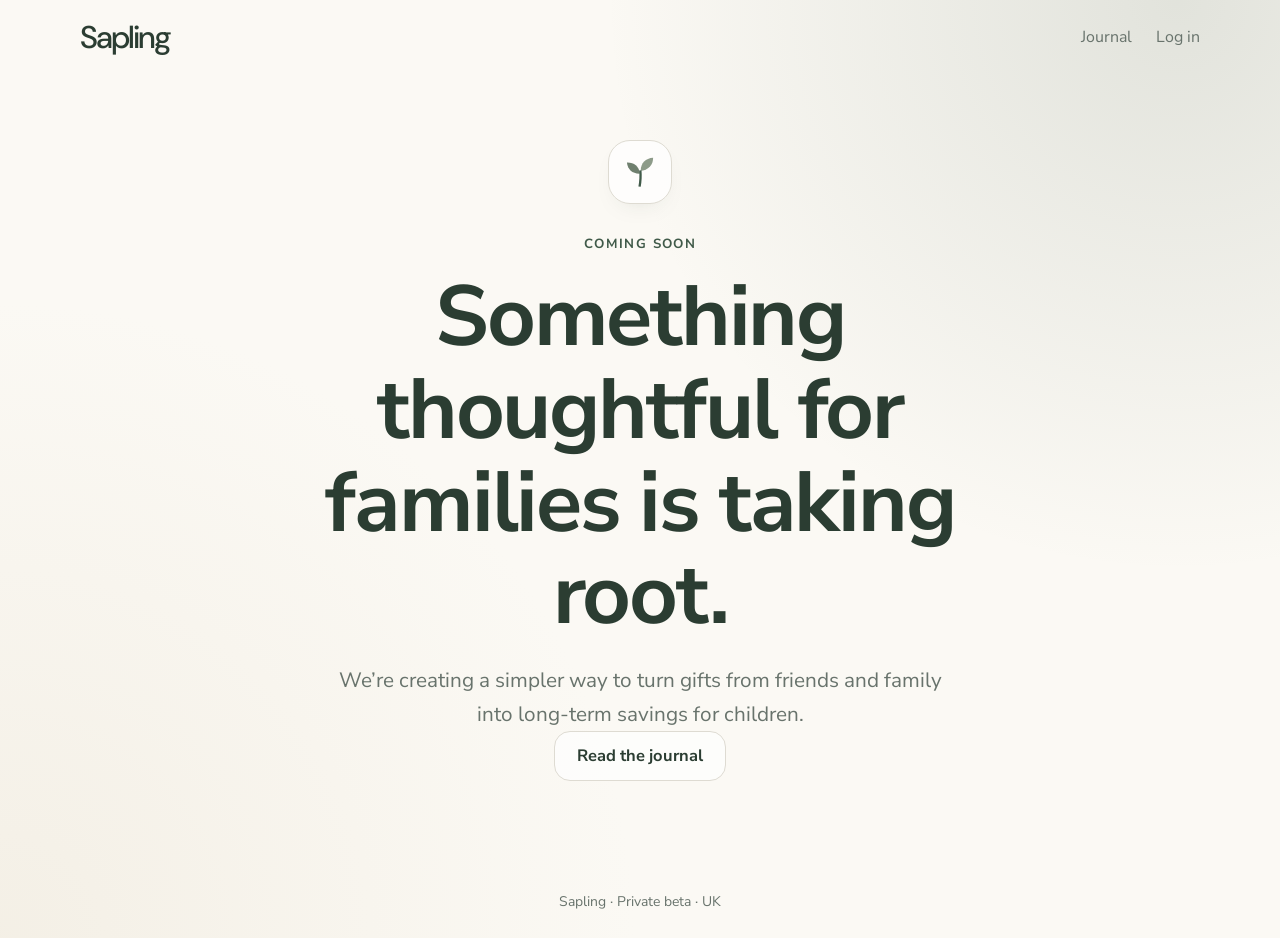
<file: index.html>
<!doctype html>
<html lang="en-GB">
<head>
  <meta charset="utf-8">
  <meta name="viewport" content="width=device-width,initial-scale=1">
  <meta name="theme-color" content="#405A49">
  <title>Sapling — Coming soon</title>
  <meta name="description" content="Something thoughtful for families is taking root.">
  <link rel="icon" href="/favicon.svg" type="image/svg+xml">
  <link rel="preconnect" href="https://fonts.googleapis.com">
  <link rel="preconnect" href="https://fonts.gstatic.com" crossorigin>
  <link href="https://fonts.googleapis.com/css2?family=DM+Sans:wght@400;500;600;700&amp;family=Nunito+Sans:wght@400;500;600;700&amp;display=swap" rel="stylesheet">
  <link rel="stylesheet" href="/assets/site.css">
</head>
<body class="holding">
  <header class="site-header shell">
    <a class="wordmark" href="/" aria-label="Sapling home">Sapling</a>
    <nav class="nav" aria-label="Main navigation"><a class="nav-link" href="/blog/">Journal</a><a class="nav-link" href="https://app.usesapling.co.uk/login?mode=login">Log in</a></nav>
  </header>
  <main class="holding-main shell">
    <div class="holding-copy">
      <span class="sprout-badge" aria-hidden="true">
        <svg class="sprout" viewBox="0 0 64 64"><path class="leaf-a" d="M31 34.5c-10.8.1-17.7-6.1-18.9-16.9 10.7-.3 18.1 5.4 19.5 15.8l-.6 1.1Z"/><path class="leaf-b" d="M33.1 29.8C33.2 18.7 40.5 11 52 10.4c-.1 10.9-6.7 18.1-17.7 19.8l-1.2-.4Z"/><path class="stem" d="M29.6 54c1.5-8.2 1.9-16.3 1.2-24.3l3.5-.3c.7 8.5.3 16.9-1.2 25.2L29.6 54Z"/></svg>
      </span>
      <p class="eyebrow">Coming soon</p>
      <h1>Something thoughtful for families is taking root.</h1>
      <p class="lead">We’re creating a simpler way to turn gifts from friends and family into long-term savings for children.</p>
      <a class="button button-secondary holding-read" href="/blog/">Read the journal</a>
    </div>
  </main>
  <footer class="holding-footer shell">Sapling · Private beta · UK</footer>
</body>
</html>
</file>
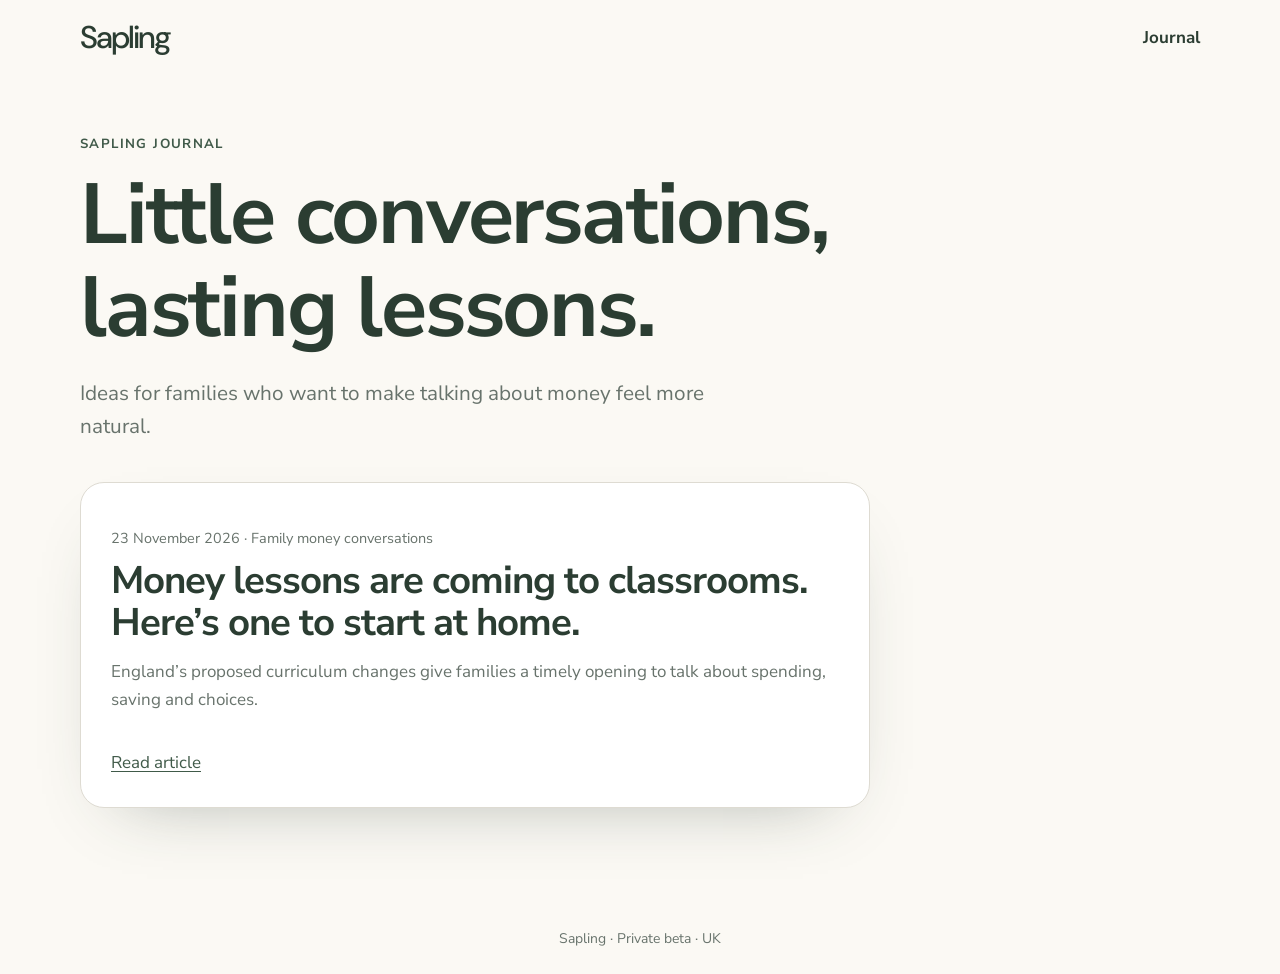
<file: blog/index.html>
<!doctype html>
<html lang="en-GB">
<head>
  <meta charset="utf-8">
  <meta name="viewport" content="width=device-width,initial-scale=1">
  <meta name="theme-color" content="#405A49">
  <title>Journal | Sapling</title>
  <meta name="description" content="Plain-English ideas for talking with children about money, gifts and the future.">
  <link rel="canonical" href="https://usesapling.co.uk/blog/">
  <link rel="icon" href="/favicon.svg" type="image/svg+xml">
  <link rel="preconnect" href="https://fonts.googleapis.com">
  <link rel="preconnect" href="https://fonts.gstatic.com" crossorigin>
  <link href="https://fonts.googleapis.com/css2?family=DM+Sans:wght@400;500;600;700&amp;family=Nunito+Sans:wght@400;500;600;700&amp;display=swap" rel="stylesheet">
  <link rel="stylesheet" href="/assets/site.css">
  <link rel="stylesheet" href="/assets/blog.css">
</head>
<body>
  <header class="site-header shell">
    <a class="wordmark" href="/" aria-label="Sapling home">Sapling</a>
    <a class="nav-link" href="/blog/" aria-current="page">Journal</a>
  </header>
  <main class="blog-main shell">
    <div class="blog-hero">
      <p class="eyebrow">Sapling journal</p>
      <h1>Little conversations, lasting lessons.</h1>
      <p class="lead">Ideas for families who want to make talking about money feel more natural.</p>
    </div>
    <a class="blog-card" href="/blog/money-lessons-at-school/">
      <p class="blog-meta">23 November 2026 · Family money conversations</p>
      <h2>Money lessons are coming to classrooms. Here’s one to start at home.</h2>
      <p>England’s proposed curriculum changes give families a timely opening to talk about spending, saving and choices.</p>
      <span class="blog-back">Read article</span>
    </a>
  </main>
  <footer class="holding-footer shell">Sapling · Private beta · UK</footer>
</body>
</html>
</file>
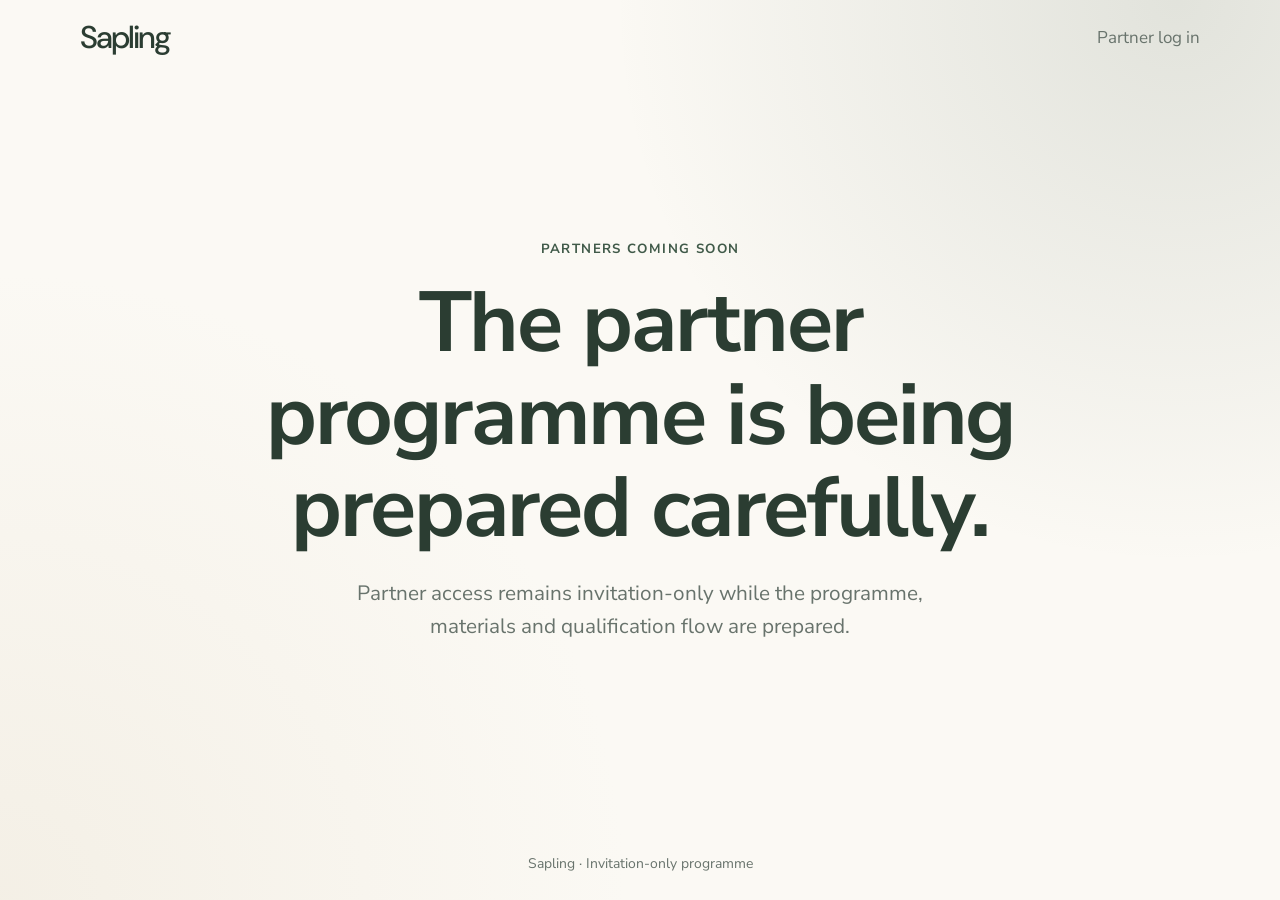
<file: partners/index.html>
<!doctype html>
<html lang="en-GB">
<head>
  <meta charset="utf-8"><meta name="viewport" content="width=device-width,initial-scale=1"><meta name="theme-color" content="#405A49">
  <title>Sapling Partners | Coming soon</title><meta name="description" content="Sapling partner applications are not yet public.">
  <link rel="icon" href="/favicon.svg" type="image/svg+xml"><link rel="preconnect" href="https://fonts.googleapis.com"><link rel="preconnect" href="https://fonts.gstatic.com" crossorigin><link href="https://fonts.googleapis.com/css2?family=DM+Sans:wght@400;500;600;700&amp;family=Nunito+Sans:wght@400;500;600;700&amp;display=swap" rel="stylesheet"><link rel="stylesheet" href="/assets/site.css?v=20260913c">
</head>
<body class="holding">
  <header class="site-header shell"><a class="wordmark" href="/">Sapling</a><a class="nav-link" href="https://app.usesapling.co.uk/login?partner=1">Partner log in</a></header>
  <main class="holding-main shell"><div class="holding-copy"><p class="eyebrow">Partners coming soon</p><h1>The partner programme is being prepared carefully.</h1><p class="lead">Partner access remains invitation-only while the programme, materials and qualification flow are prepared.</p></div></main>
  <footer class="holding-footer shell">Sapling · Invitation-only programme</footer>
</body>
</html>
</file>
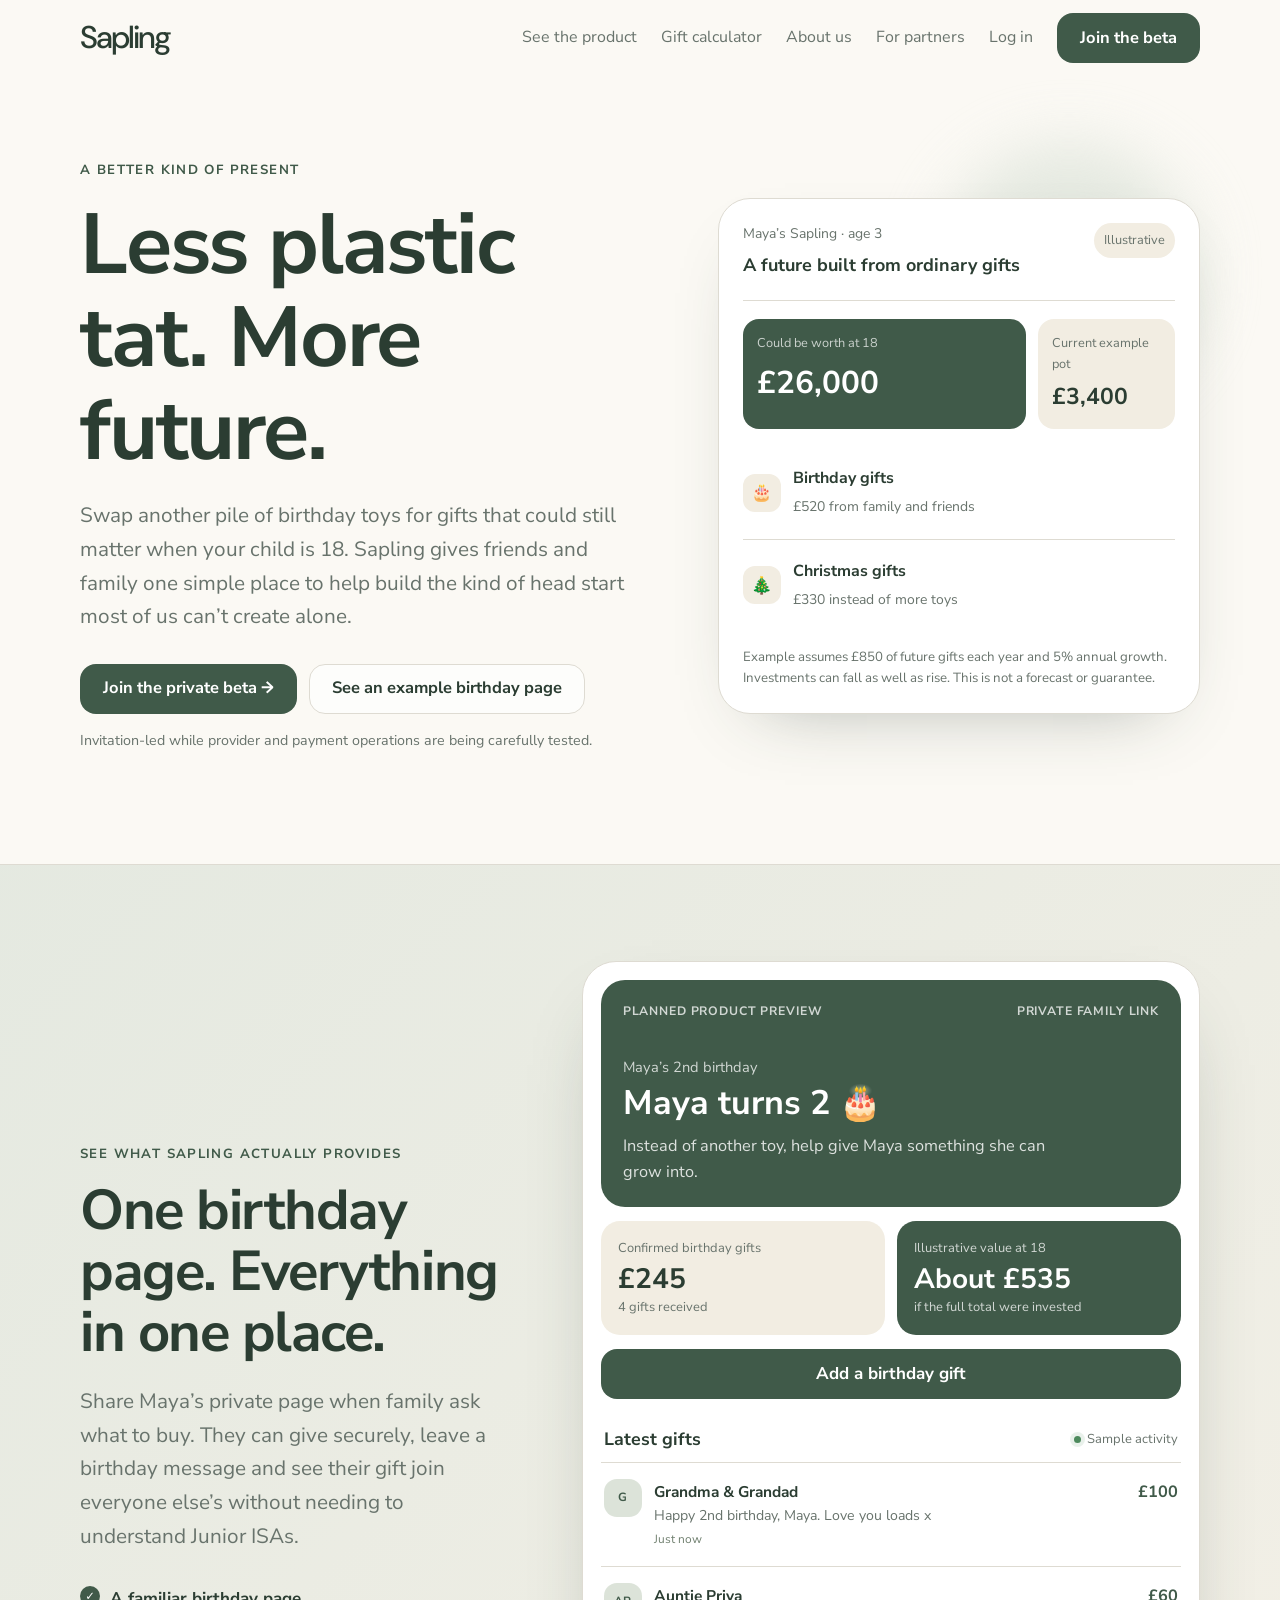
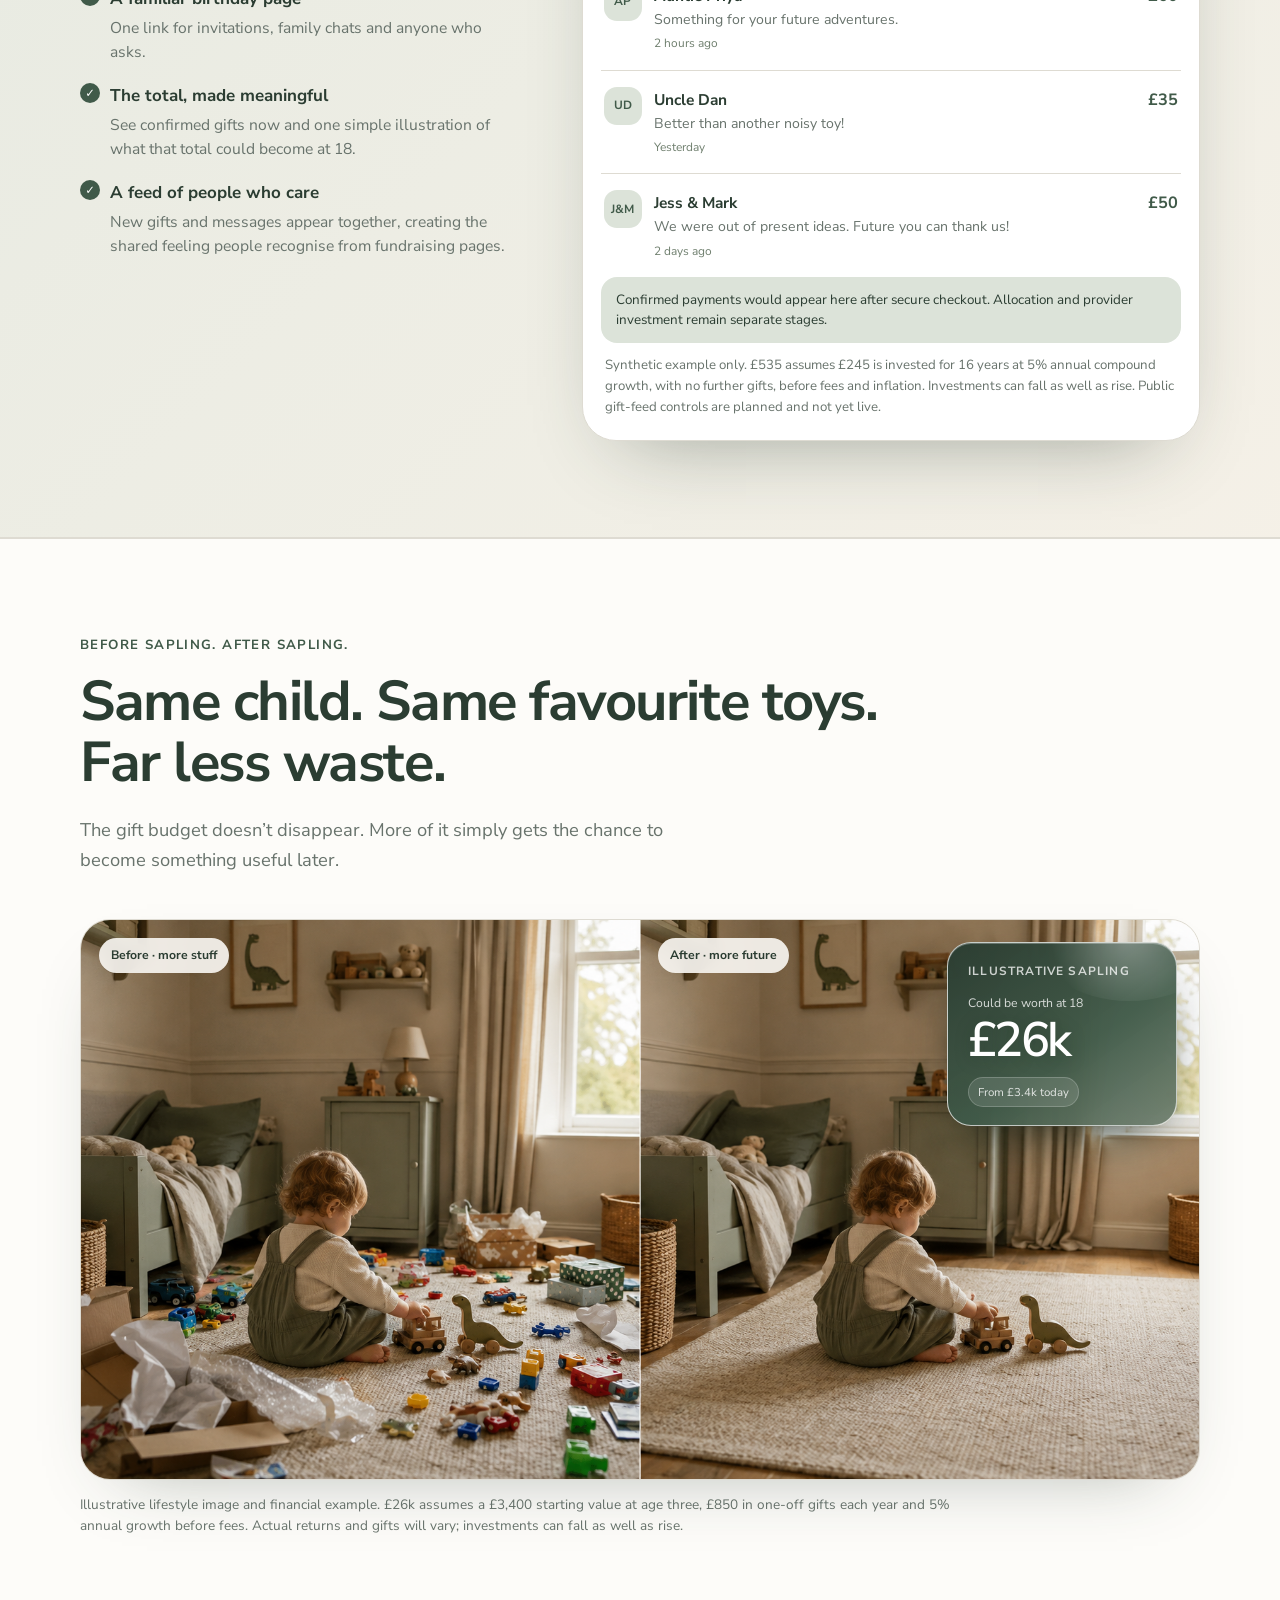
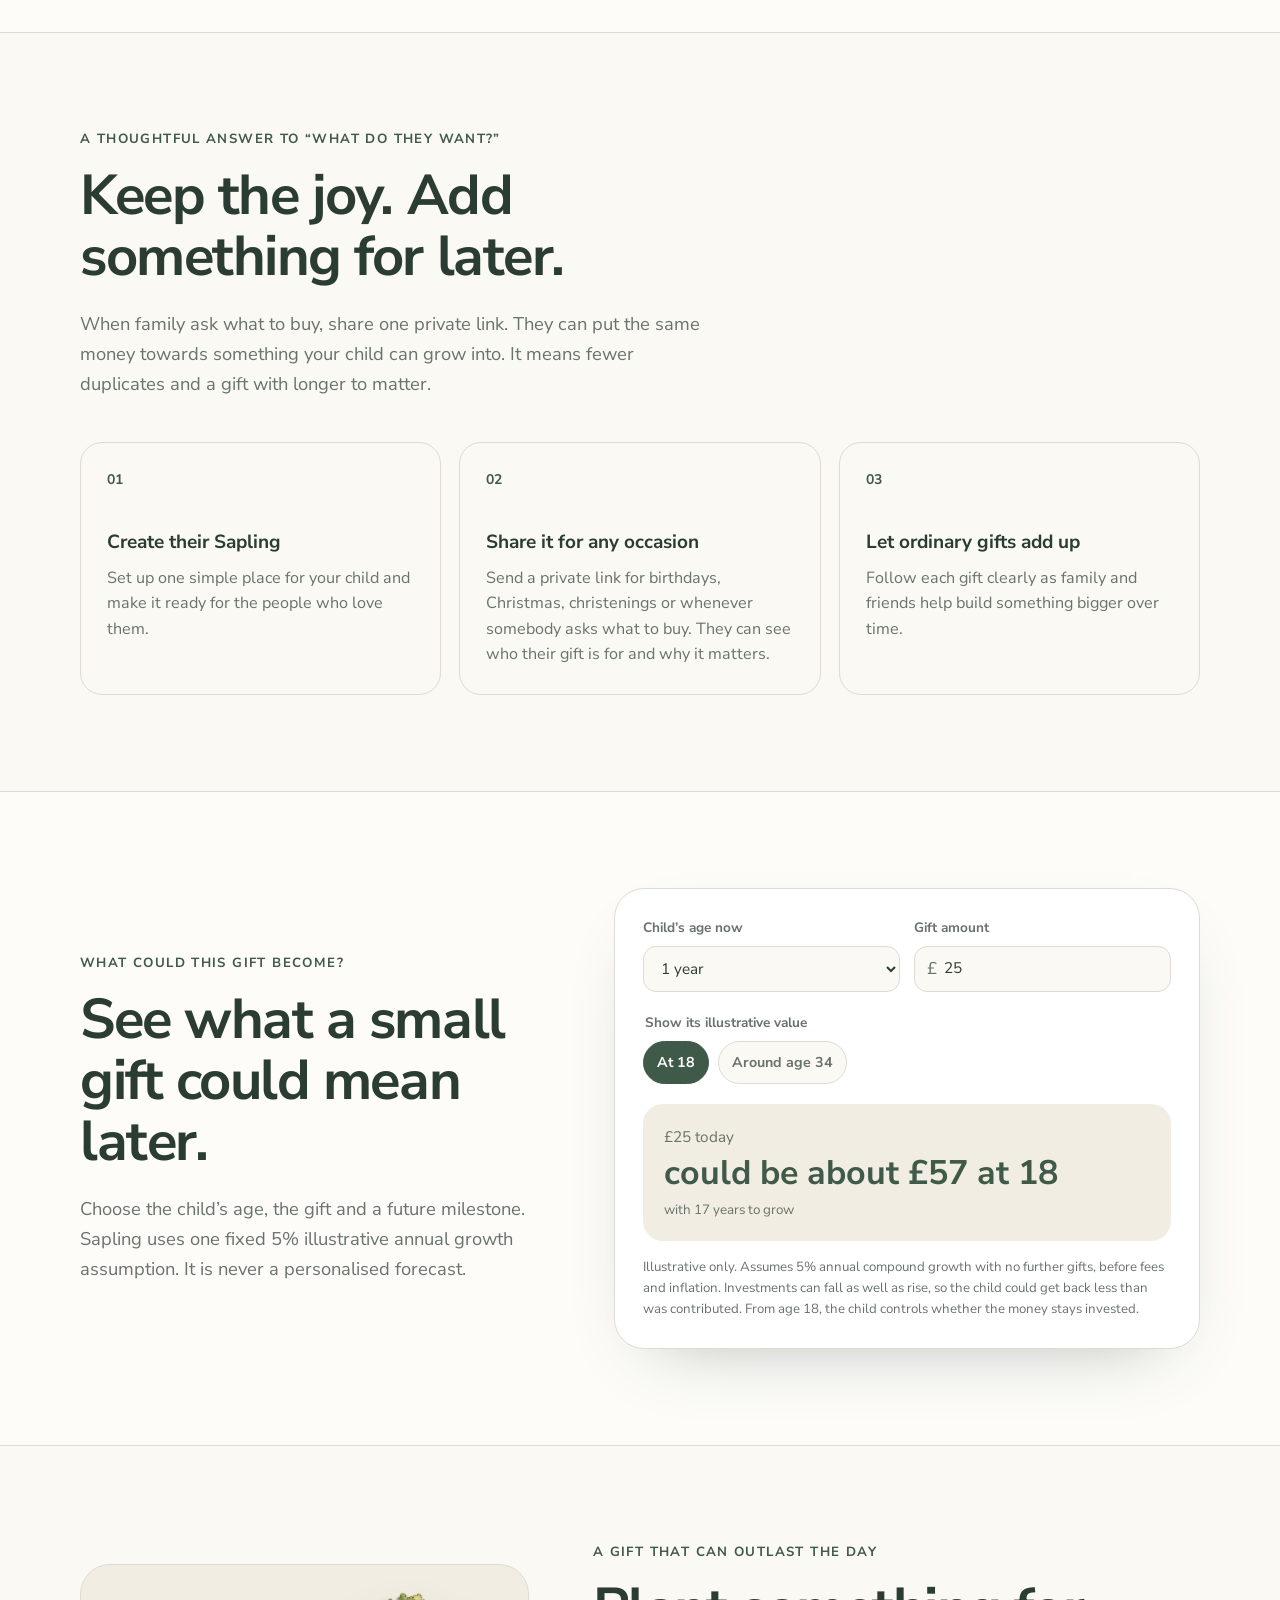
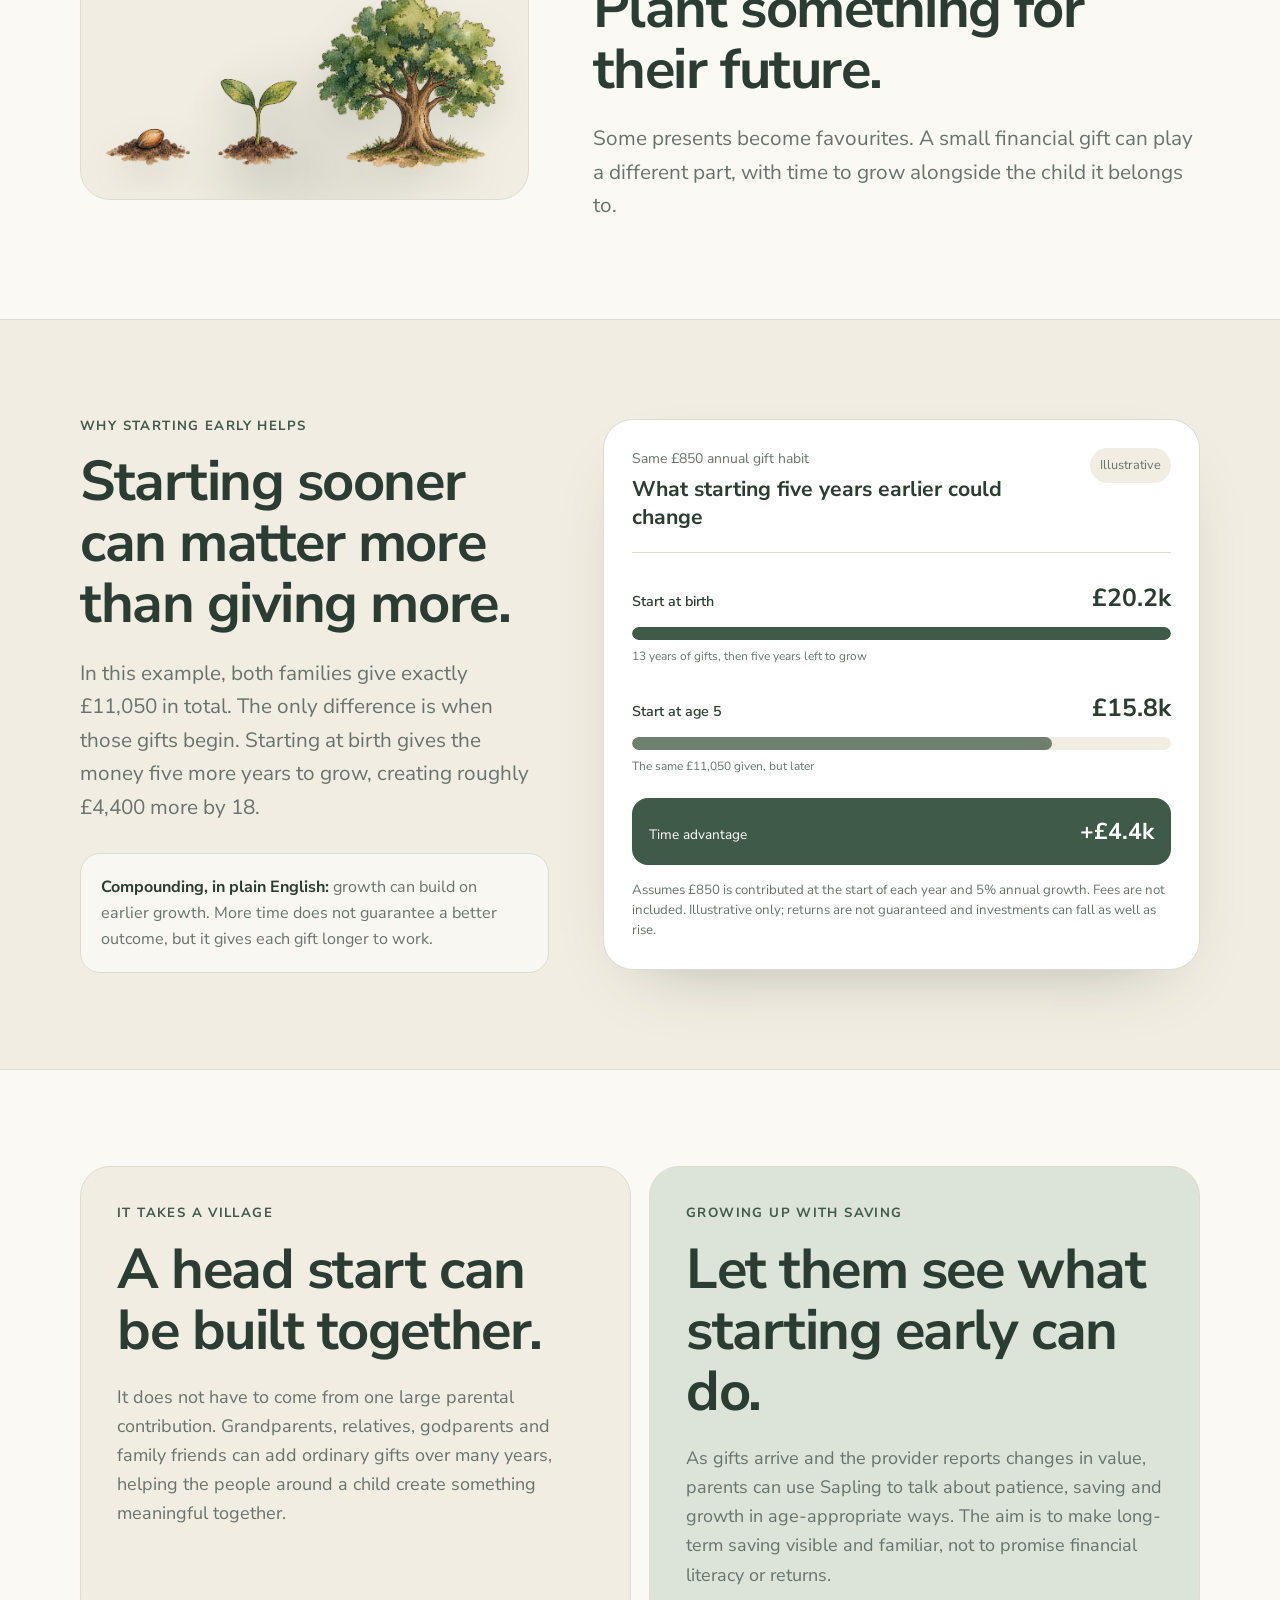
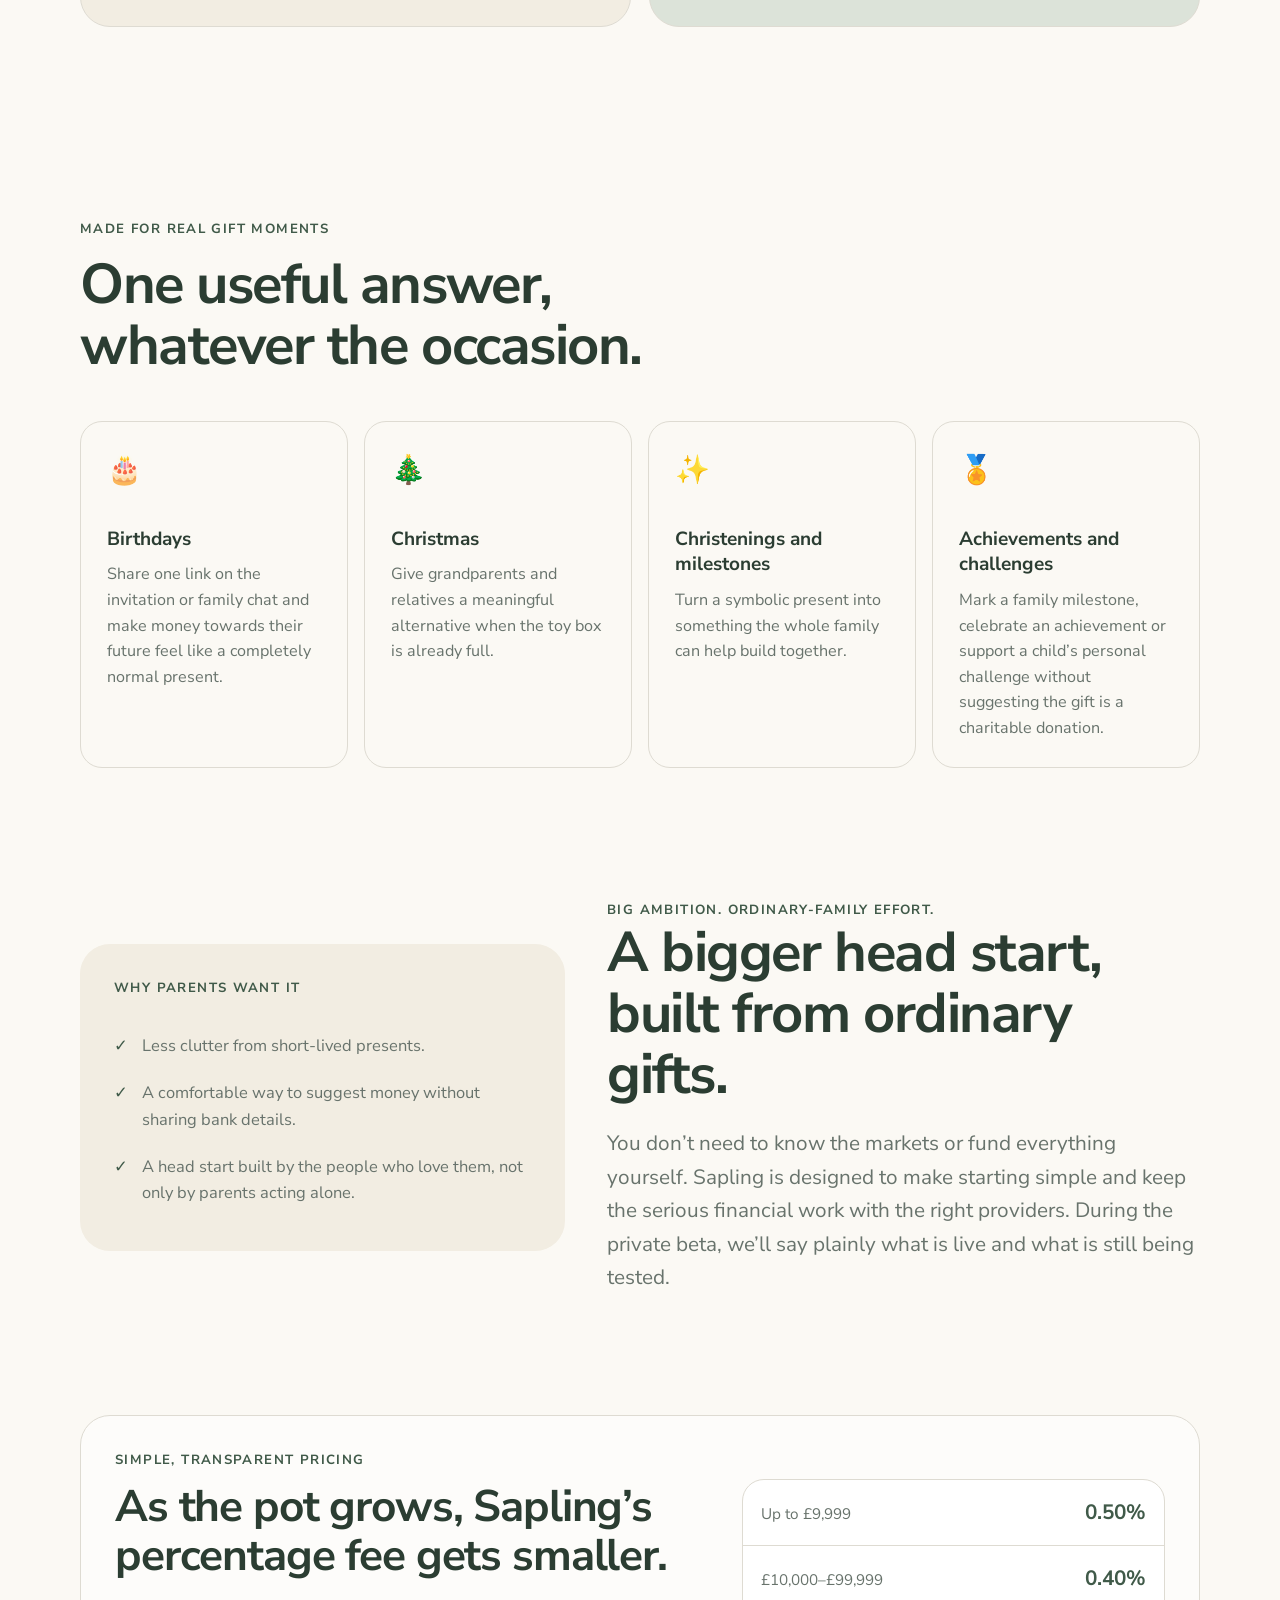
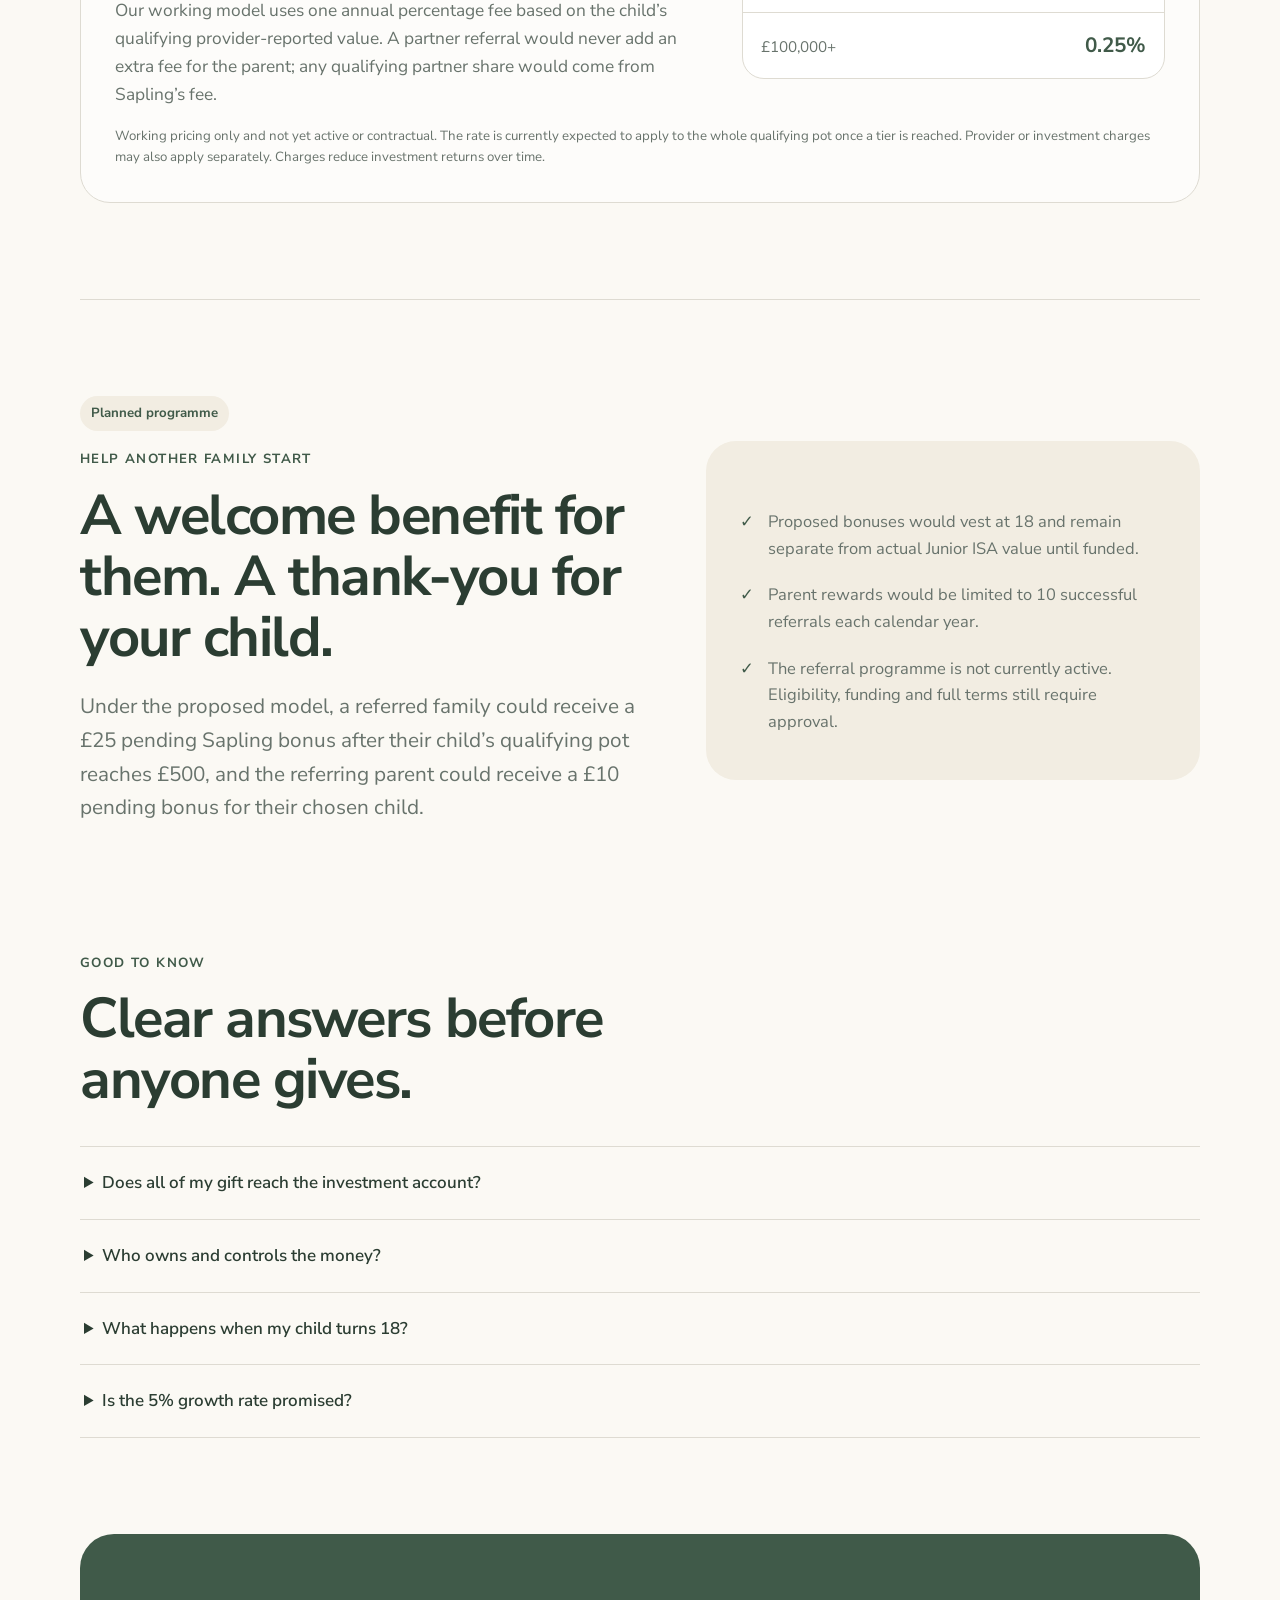
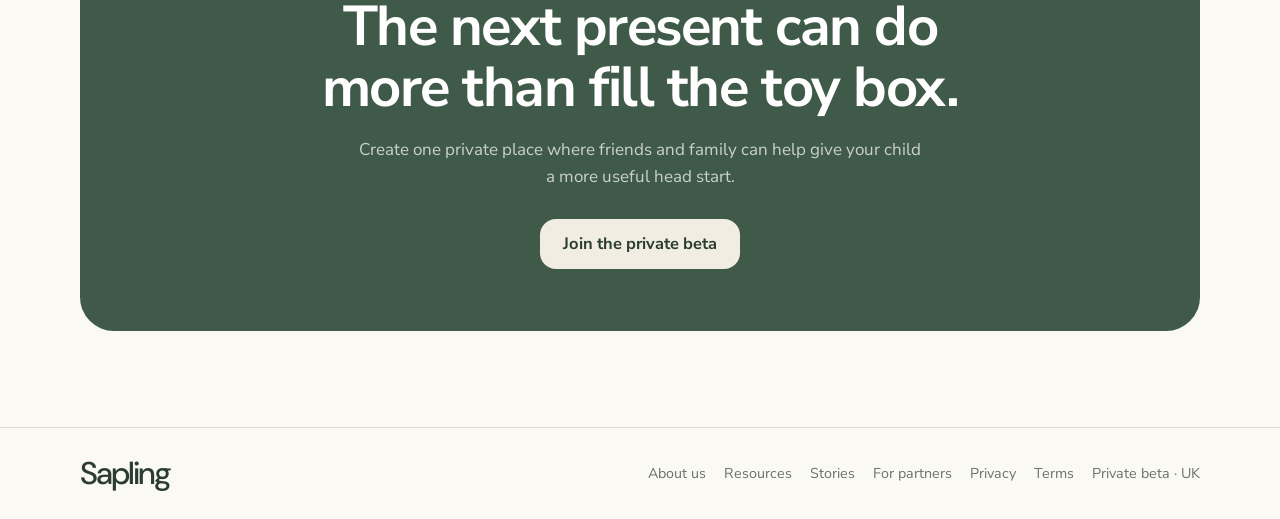
<file: preview/index.html>
<!doctype html>
<html lang="en-GB">
<head>
  <meta charset="utf-8">
  <meta name="viewport" content="width=device-width,initial-scale=1">
  <meta name="theme-color" content="#405A49">
  <title>Sapling | Less plastic tat. More future.</title>
  <meta name="description" content="Give friends and family a better answer than more toys. Sapling helps ordinary families turn birthdays and celebrations into a lasting head start for their child.">
  <meta property="og:type" content="website">
  <meta property="og:title" content="Sapling | Less plastic tat. More future.">
  <meta property="og:description" content="Give friends and family a better answer than more toys, and give a small gift more time to grow.">
  <meta property="og:url" content="https://usesapling.co.uk/preview/">
  <meta property="og:image" content="https://usesapling.co.uk/assets/og.png">
  <meta property="og:image:width" content="1200">
  <meta property="og:image:height" content="630">
  <meta name="twitter:card" content="summary_large_image">
  <meta name="twitter:title" content="Sapling | Less plastic tat. More future.">
  <meta name="twitter:description" content="A better kind of present for a child’s future.">
  <meta name="twitter:image" content="https://usesapling.co.uk/assets/og.png">
  <link rel="icon" href="/favicon.svg" type="image/svg+xml">
  <link rel="preconnect" href="https://fonts.googleapis.com">
  <link rel="preconnect" href="https://fonts.gstatic.com" crossorigin>
  <link href="https://fonts.googleapis.com/css2?family=DM+Sans:wght@400;500;600;700&amp;family=Nunito+Sans:wght@400;500;600;700&amp;display=swap" rel="stylesheet">
  <link rel="stylesheet" href="/assets/site.css?v=20260913c">
</head>
<body>
  <header class="shell site-header">
    <a class="wordmark" href="/preview" aria-label="Sapling preview home">Sapling</a>
    <nav class="nav" aria-label="Main navigation">
      <a class="nav-link" href="#birthday-page">See the product</a>
      <a class="nav-link" href="#gift-calculator">Gift calculator</a>
      <a class="nav-link" href="/preview/about">About us</a>
      <a class="nav-link" href="/preview/partners">For partners</a>
      <a class="nav-link" href="https://app.usesapling.co.uk/login?mode=login">Log in</a>
      <a class="button button-primary" href="https://app.usesapling.co.uk/login?mode=signup">Join the beta</a>
    </nav>
  </header>

  <main>
    <section class="hero shell">
      <div>
        <p class="eyebrow">A better kind of present</p>
        <h1>Less plastic tat. More future.</h1>
        <p class="lead">Swap another pile of birthday toys for gifts that could still matter when your child is 18. Sapling gives friends and family one simple place to help build the kind of head start most of us can’t create alone.</p>
        <div class="actions"><a class="button button-primary" href="https://app.usesapling.co.uk/login?mode=signup">Join the private beta →</a><a class="button button-secondary" href="#birthday-page">See an example birthday page</a></div>
        <p class="hero-note">Invitation-led while provider and payment operations are being carefully tested.</p>
      </div>

      <div class="product-card" aria-label="Illustrative Sapling future-value example">
        <div class="card-head"><div><p class="card-label">Maya’s Sapling · age 3</p><p class="card-heading">A future built from ordinary gifts</p></div><span class="card-pill">Illustrative</span></div>
        <div class="future-summary future-first"><span class="future-primary"><small>Could be worth at 18</small><strong>£26,000</strong></span><span><small>Current example pot</small><strong>£3,400</strong></span></div>
        <div class="activity"><span class="activity-mark">🎂</span><span class="activity-copy"><strong>Birthday gifts</strong><span>£520 from family and friends</span></span></div>
        <div class="activity"><span class="activity-mark">🎄</span><span class="activity-copy"><strong>Christmas gifts</strong><span>£330 instead of more toys</span></span></div>
        <p class="fine-print">Example assumes £850 of future gifts each year and 5% annual growth. Investments can fall as well as rise. This is not a forecast or guarantee.</p>
      </div>
    </section>

    <section class="birthday-demo-band" id="birthday-page">
      <div class="section shell birthday-demo-layout">
        <div class="birthday-demo-copy">
          <p class="eyebrow">See what Sapling actually provides</p>
          <h2>One birthday page. Everything in one place.</h2>
          <p class="lead">Share Maya’s private page when family ask what to buy. They can give securely, leave a birthday message and see their gift join everyone else’s without needing to understand Junior ISAs.</p>
          <ul class="demo-benefits">
            <li><strong>A familiar birthday page</strong><span>One link for invitations, family chats and anyone who asks.</span></li>
            <li><strong>The total, made meaningful</strong><span>See confirmed gifts now and one simple illustration of what that total could become at 18.</span></li>
            <li><strong>A feed of people who care</strong><span>New gifts and messages appear together, creating the shared feeling people recognise from fundraising pages.</span></li>
          </ul>
        </div>

        <article class="birthday-page-card" aria-label="Planned example of Maya's second birthday gift page">
          <div class="birthday-page-banner">
            <div class="birthday-preview-meta"><span>Planned product preview</span><span>Private family link</span></div>
            <p class="birthday-page-label">Maya’s 2nd birthday</p>
            <h3>Maya turns 2 🎂</h3>
            <p>Instead of another toy, help give Maya something she can grow into.</p>
          </div>

          <div class="birthday-totals">
            <div><span>Confirmed birthday gifts</span><strong>£245</strong><small>4 gifts received</small></div>
            <div class="birthday-future"><span>Illustrative value at 18</span><strong>About £535</strong><small>if the full total were invested</small></div>
          </div>

          <div class="birthday-gift-cta" aria-hidden="true">Add a birthday gift</div>

          <div class="birthday-feed-head"><h4>Latest gifts</h4><span><i></i> Sample activity</span></div>
          <div class="birthday-feed" aria-label="Sample feed of birthday gifts">
            <div class="birthday-gift-row"><span class="birthday-avatar">G</span><div><strong>Grandma &amp; Grandad</strong><p>Happy 2nd birthday, Maya. Love you loads x</p><small>Just now</small></div><b>£100</b></div>
            <div class="birthday-gift-row"><span class="birthday-avatar">AP</span><div><strong>Auntie Priya</strong><p>Something for your future adventures.</p><small>2 hours ago</small></div><b>£60</b></div>
            <div class="birthday-gift-row"><span class="birthday-avatar">UD</span><div><strong>Uncle Dan</strong><p>Better than another noisy toy!</p><small>Yesterday</small></div><b>£35</b></div>
            <div class="birthday-gift-row"><span class="birthday-avatar">J&amp;M</span><div><strong>Jess &amp; Mark</strong><p>We were out of present ideas. Future you can thank us!</p><small>2 days ago</small></div><b>£50</b></div>
          </div>

          <p class="birthday-status-note">Confirmed payments would appear here after secure checkout. Allocation and provider investment remain separate stages.</p>
          <p class="fine-print">Synthetic example only. £535 assumes £245 is invested for 16 years at 5% annual compound growth, with no further gifts, before fees and inflation. Investments can fall as well as rise. Public gift-feed controls are planned and not yet live.</p>
        </article>
      </div>
    </section>

    <section class="band" id="before-after">
      <div class="section shell">
        <div class="section-intro wide-intro"><p class="eyebrow">Before Sapling. After Sapling.</p><h2>Same child. Same favourite toys. Far less waste.</h2><p class="lead">The gift budget doesn’t disappear. More of it simply gets the chance to become something useful later.</p></div>
        <figure class="before-after-figure">
          <img src="/assets/less-tat-more-future-v1.png" alt="The same toddler in the same bedroom: surrounded by excess plastic toys before Sapling, then playing with two favourite toys in a calm room after Sapling">
          <span class="scene-label scene-before">Before · more stuff</span>
          <span class="scene-label scene-after">After · more future</span>
          <div class="future-overlay" aria-label="Illustrative Sapling value: £3,400 today could be worth £26,000 at age 18"><small>Illustrative Sapling</small><span class="future-destination">Could be worth at 18</span><strong class="future-main-value">£26k</strong><span class="future-origin">From £3.4k today</span></div>
        </figure>
        <p class="figure-note">Illustrative lifestyle image and financial example. £26k assumes a £3,400 starting value at age three, £850 in one-off gifts each year and 5% annual growth before fees. Actual returns and gifts will vary; investments can fall as well as rise.</p>
      </div>
    </section>

    <section class="section shell" id="how-it-works">
      <div class="section-intro"><p class="eyebrow">A thoughtful answer to “What do they want?”</p><h2>Keep the joy. Add something for later.</h2><p class="lead">When family ask what to buy, share one private link. They can put the same money towards something your child can grow into. It means fewer duplicates and a gift with longer to matter.</p></div>
      <div class="grid-3">
        <article class="info-card"><span class="number">01</span><h3>Create their Sapling</h3><p>Set up one simple place for your child and make it ready for the people who love them.</p></article>
        <article class="info-card"><span class="number">02</span><h3>Share it for any occasion</h3><p>Send a private link for birthdays, Christmas, christenings or whenever somebody asks what to buy. They can see who their gift is for and why it matters.</p></article>
        <article class="info-card"><span class="number">03</span><h3>Let ordinary gifts add up</h3><p>Follow each gift clearly as family and friends help build something bigger over time.</p></article>
      </div>
    </section>

    <section class="band" id="gift-calculator">
      <div class="section shell calculator-layout">
        <div class="section-intro"><p class="eyebrow">What could this gift become?</p><h2>See what a small gift could mean later.</h2><p class="lead">Choose the child’s age, the gift and a future milestone. Sapling uses one fixed 5% illustrative annual growth assumption. It is never a personalised forecast.</p></div>
        <form class="calculator-card" id="future-calculator" data-rate="0.05">
          <div class="calculator-fields">
            <label><span>Child’s age now</span><select id="calculator-age" name="age"><option value="0">Newborn</option><option value="1" selected>1 year</option><option value="2">2 years</option><option value="3">3 years</option><option value="4">4 years</option><option value="5">5 years</option><option value="6">6 years</option><option value="7">7 years</option><option value="8">8 years</option><option value="9">9 years</option><option value="10">10 years</option><option value="11">11 years</option><option value="12">12 years</option><option value="13">13 years</option><option value="14">14 years</option><option value="15">15 years</option><option value="16">16 years</option><option value="17">17 years</option></select></label>
            <label><span>Gift amount</span><span class="money-input"><span>£</span><input id="calculator-gift" name="gift" type="number" min="5" max="1000" step="5" value="25" inputmode="decimal"></span></label>
          </div>
          <fieldset class="target-options"><legend>Show its illustrative value</legend><label><input type="radio" name="target" value="18" checked><span>At 18</span></label><label><input type="radio" name="target" value="34"><span>Around age 34</span></label></fieldset>
          <div class="calculator-result" aria-live="polite"><span id="calculator-today">£25 today</span><strong id="calculator-future">could be about £57 at 18</strong><small id="calculator-years">with 17 years to grow</small></div>
          <p class="fine-print">Illustrative only. Assumes 5% annual compound growth with no further gifts, before fees and inflation. Investments can fall as well as rise, so the child could get back less than was contributed. From age 18, the child controls whether the money stays invested.</p>
        </form>
      </div>
    </section>

    <section class="section shell planting-layout">
      <div class="planting-visual" aria-hidden="true">
        <img class="growth-storybook" src="/assets/growth-storybook-v1.webp" alt="">
      </div>
      <div><p class="eyebrow">A gift that can outlast the day</p><h2>Plant something for their future.</h2><p class="lead">Some presents become favourites. A small financial gift can play a different part, with time to grow alongside the child it belongs to.</p></div>
    </section>

    <section class="impact-band" id="start-early">
      <div class="section shell impact-grid">
        <div>
          <p class="eyebrow">Why starting early helps</p>
          <h2>Starting sooner can matter more than giving more.</h2>
          <p class="lead">In this example, both families give exactly £11,050 in total. The only difference is when those gifts begin. Starting at birth gives the money five more years to grow, creating roughly £4,400 more by 18.</p>
          <p class="plain-note"><strong>Compounding, in plain English:</strong> growth can build on earlier growth. More time does not guarantee a better outcome, but it gives each gift longer to work.</p>
        </div>

        <div class="comparison-card">
          <div class="comparison-head"><div><p class="card-label">Same £850 annual gift habit</p><h3>What starting five years earlier could change</h3></div><span class="card-pill">Illustrative</span></div>
          <div class="comparison-bars">
            <div class="bar-row"><div class="bar-copy"><span>Start at birth</span><strong>£20.2k</strong></div><div class="bar-track"><span style="width:100%"></span></div><small>13 years of gifts, then five years left to grow</small></div>
            <div class="bar-row muted-bar"><div class="bar-copy"><span>Start at age 5</span><strong>£15.8k</strong></div><div class="bar-track"><span style="width:78%"></span></div><small>The same £11,050 given, but later</small></div>
          </div>
          <div class="difference-row"><span>Time advantage</span><strong>+£4.4k</strong></div>
          <p class="fine-print">Assumes £850 is contributed at the start of each year and 5% annual growth. Fees are not included. Illustrative only; returns are not guaranteed and investments can fall as well as rise.</p>
        </div>
      </div>
    </section>

    <section class="section shell community-grid">
      <article class="story-panel"><p class="eyebrow">It takes a village</p><h2>A head start can be built together.</h2><p class="lead">It does not have to come from one large parental contribution. Grandparents, relatives, godparents and family friends can add ordinary gifts over many years, helping the people around a child create something meaningful together.</p></article>
      <article class="story-panel story-panel-sage"><p class="eyebrow">Growing up with saving</p><h2>Let them see what starting early can do.</h2><p class="lead">As gifts arrive and the provider reports changes in value, parents can use Sapling to talk about patience, saving and growth in age-appropriate ways. The aim is to make long-term saving visible and familiar, not to promise financial literacy or returns.</p></article>
    </section>

    <section class="section shell">
      <div class="section-intro"><p class="eyebrow">Made for real gift moments</p><h2>One useful answer, whatever the occasion.</h2></div>
      <div class="grid-4 occasion-grid">
        <article class="info-card"><span class="occasion-icon">🎂</span><h3>Birthdays</h3><p>Share one link on the invitation or family chat and make money towards their future feel like a completely normal present.</p></article>
        <article class="info-card"><span class="occasion-icon">🎄</span><h3>Christmas</h3><p>Give grandparents and relatives a meaningful alternative when the toy box is already full.</p></article>
        <article class="info-card"><span class="occasion-icon">✨</span><h3>Christenings and milestones</h3><p>Turn a symbolic present into something the whole family can help build together.</p></article>
        <article class="info-card"><span class="occasion-icon">🏅</span><h3>Achievements and challenges</h3><p>Mark a family milestone, celebrate an achievement or support a child’s personal challenge without suggesting the gift is a charitable donation.</p></article>
      </div>
    </section>

    <section class="section shell trust-grid compact-section">
      <div class="trust-panel"><p class="eyebrow">Why parents want it</p><ul><li>Less clutter from short-lived presents.</li><li>A comfortable way to suggest money without sharing bank details.</li><li>A head start built by the people who love them, not only by parents acting alone.</li></ul></div>
      <div><p class="eyebrow">Big ambition. Ordinary-family effort.</p><h2>A bigger head start, built from ordinary gifts.</h2><p class="lead">You don’t need to know the markets or fund everything yourself. Sapling is designed to make starting simple and keep the serious financial work with the right providers. During the private beta, we’ll say plainly what is live and what is still being tested.</p></div>
    </section>

    <section class="section shell pricing-section" aria-labelledby="parent-pricing-title">
      <div class="pricing-panel">
        <div><p class="eyebrow">Simple, transparent pricing</p><h2 id="parent-pricing-title">As the pot grows, Sapling’s percentage fee gets smaller.</h2><p class="lead">Our working model uses one annual percentage fee based on the child’s qualifying provider-reported value. A partner referral would never add an extra fee for the parent; any qualifying partner share would come from Sapling’s fee.</p></div>
        <div class="pricing-tiers" role="table" aria-label="Planned Sapling annual fee tiers"><div role="row"><span role="cell">Up to £9,999</span><strong role="cell">0.50%</strong></div><div role="row"><span role="cell">£10,000–£99,999</span><strong role="cell">0.40%</strong></div><div role="row"><span role="cell">£100,000+</span><strong role="cell">0.25%</strong></div></div>
        <p class="fine-print">Working pricing only and not yet active or contractual. The rate is currently expected to apply to the whole qualifying pot once a tier is reached. Provider or investment charges may also apply separately. Charges reduce investment returns over time.</p>
      </div>
    </section>

    <section class="section shell planned-referral" aria-labelledby="referral-title">
      <div><span class="sample">Planned programme</span><p class="eyebrow">Help another family start</p><h2 id="referral-title">A welcome benefit for them. A thank-you for your child.</h2><p class="lead">Under the proposed model, a referred family could receive a £25 pending Sapling bonus after their child’s qualifying pot reaches £500, and the referring parent could receive a £10 pending bonus for their chosen child.</p></div>
      <div class="trust-panel"><ul><li>Proposed bonuses would vest at 18 and remain separate from actual Junior ISA value until funded.</li><li>Parent rewards would be limited to 10 successful referrals each calendar year.</li><li>The referral programme is not currently active. Eligibility, funding and full terms still require approval.</li></ul></div>
    </section>

    <section class="section shell faq-section" aria-labelledby="faq-title">
      <div class="section-intro"><p class="eyebrow">Good to know</p><h2 id="faq-title">Clear answers before anyone gives.</h2></div>
      <details><summary>Does all of my gift reach the investment account?</summary><p>During the private beta, Sapling shows what you will be charged and separately tracks payment, allocation and provider confirmation. The final treatment of payment-processing costs is still being tested, so we will not describe a gift as invested until the provider confirms it. Any deduction that affects the amount sent to the provider must be shown clearly in the payment journey and receipt.</p></details>
      <details><summary>Who owns and controls the money?</summary><p>Money held in a Junior ISA belongs to the child. A parent or guardian manages it while they are young; the child can take control at 16 and normally cannot withdraw it until 18.</p></details>
      <details><summary>What happens when my child turns 18?</summary><p>The Junior ISA automatically becomes an adult ISA and your child gets access to it themselves. It includes all the money contributed, plus any interest or investment growth, after charges and any market losses. They can withdraw some or all of it, leave it invested in the adult ISA, or transfer that ISA to another provider. That means it can potentially keep growing until they need it for a home, another big purchase or a rainy day. Investments can fall as well as rise.</p></details>
      <details><summary>Is the 5% growth rate promised?</summary><p>No. It is a single illustrative assumption used to explain compounding. It is not a provider forecast or guarantee, and actual investments can fall as well as rise.</p></details>
    </section>

    <section class="cta shell"><h2>The next present can do more than fill the toy box.</h2><p>Create one private place where friends and family can help give your child a more useful head start.</p><a class="button" href="https://app.usesapling.co.uk/login?mode=signup">Join the private beta</a></section>
  </main>

  <footer class="site-footer"><div class="footer-inner shell"><a class="wordmark" href="/preview">Sapling</a><div class="footer-links"><a href="/preview/about">About us</a><a href="/resources">Resources</a><a href="/stories">Stories</a><a href="/preview/partners">For partners</a><a href="/privacy">Privacy</a><a href="/terms">Terms</a><span>Private beta · UK</span></div></div></footer>
  <script src="/assets/site.js" defer></script>
</body>
</html>
</file>
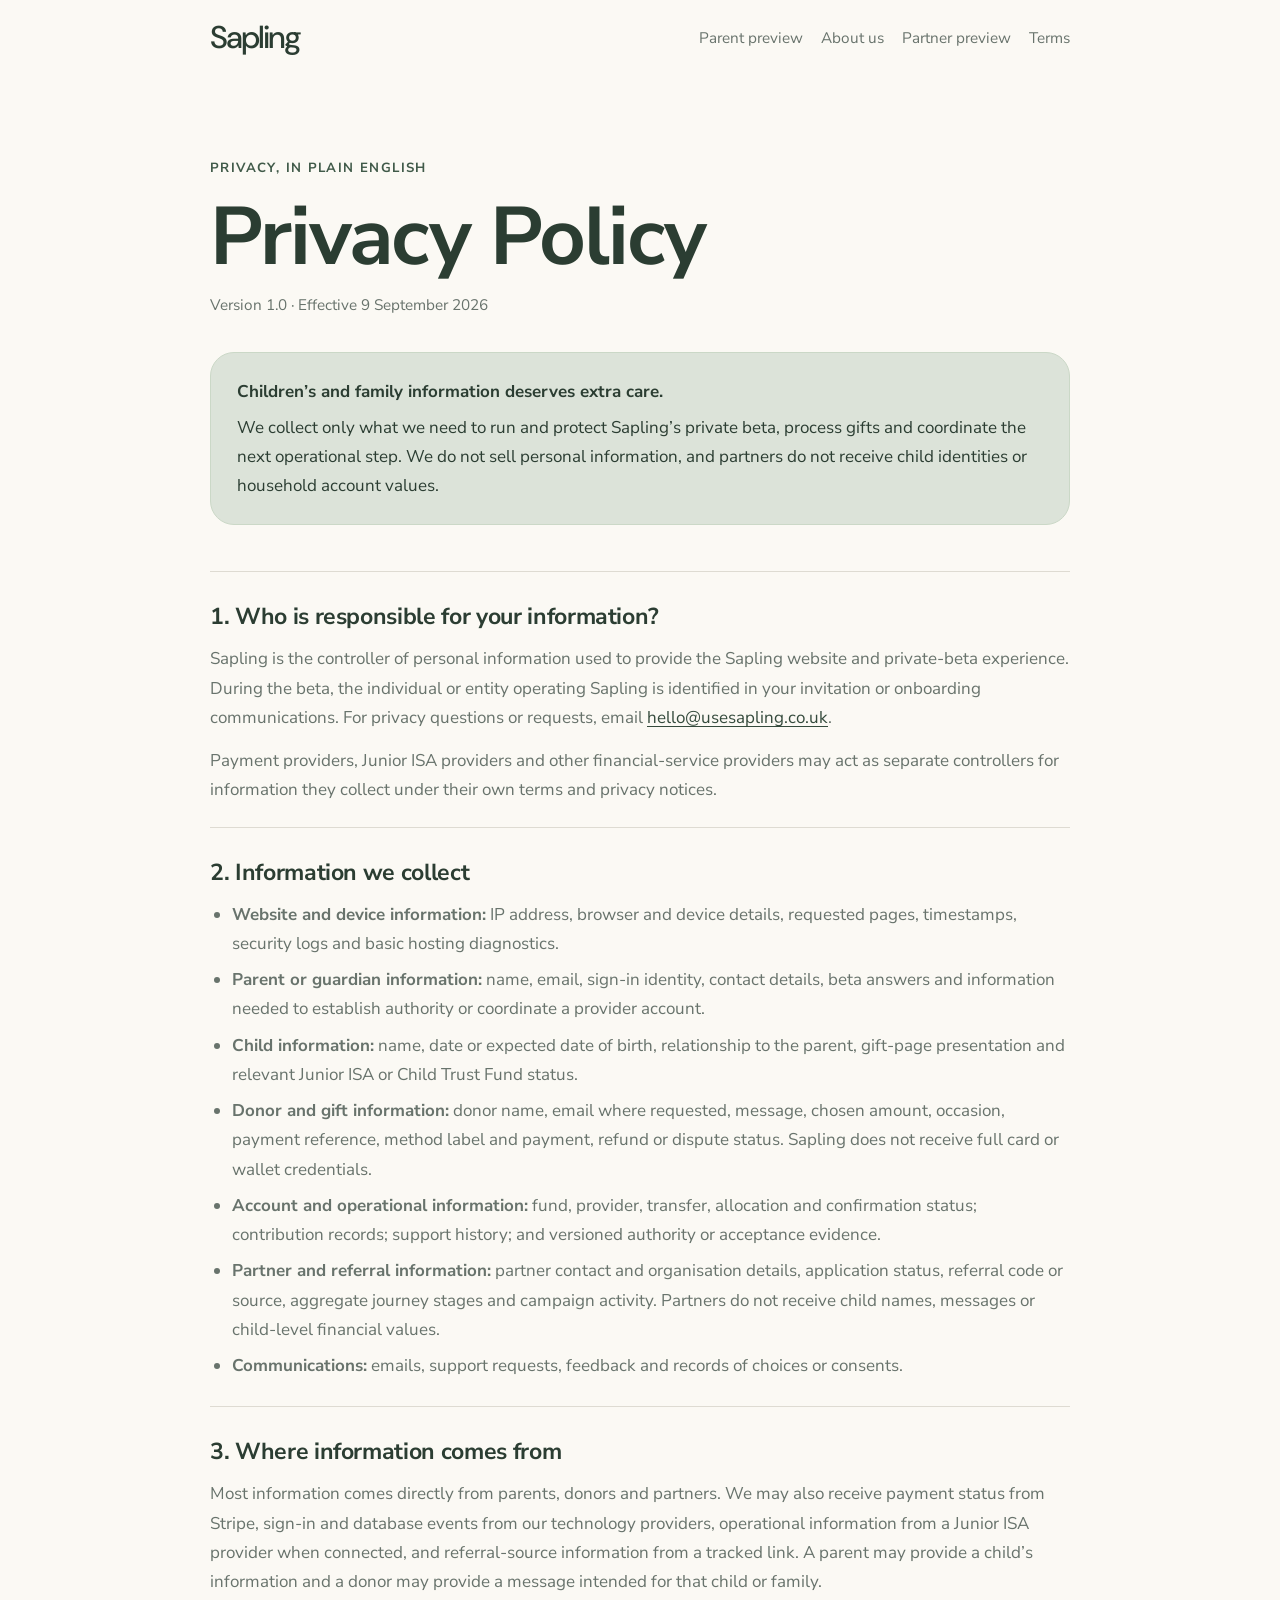
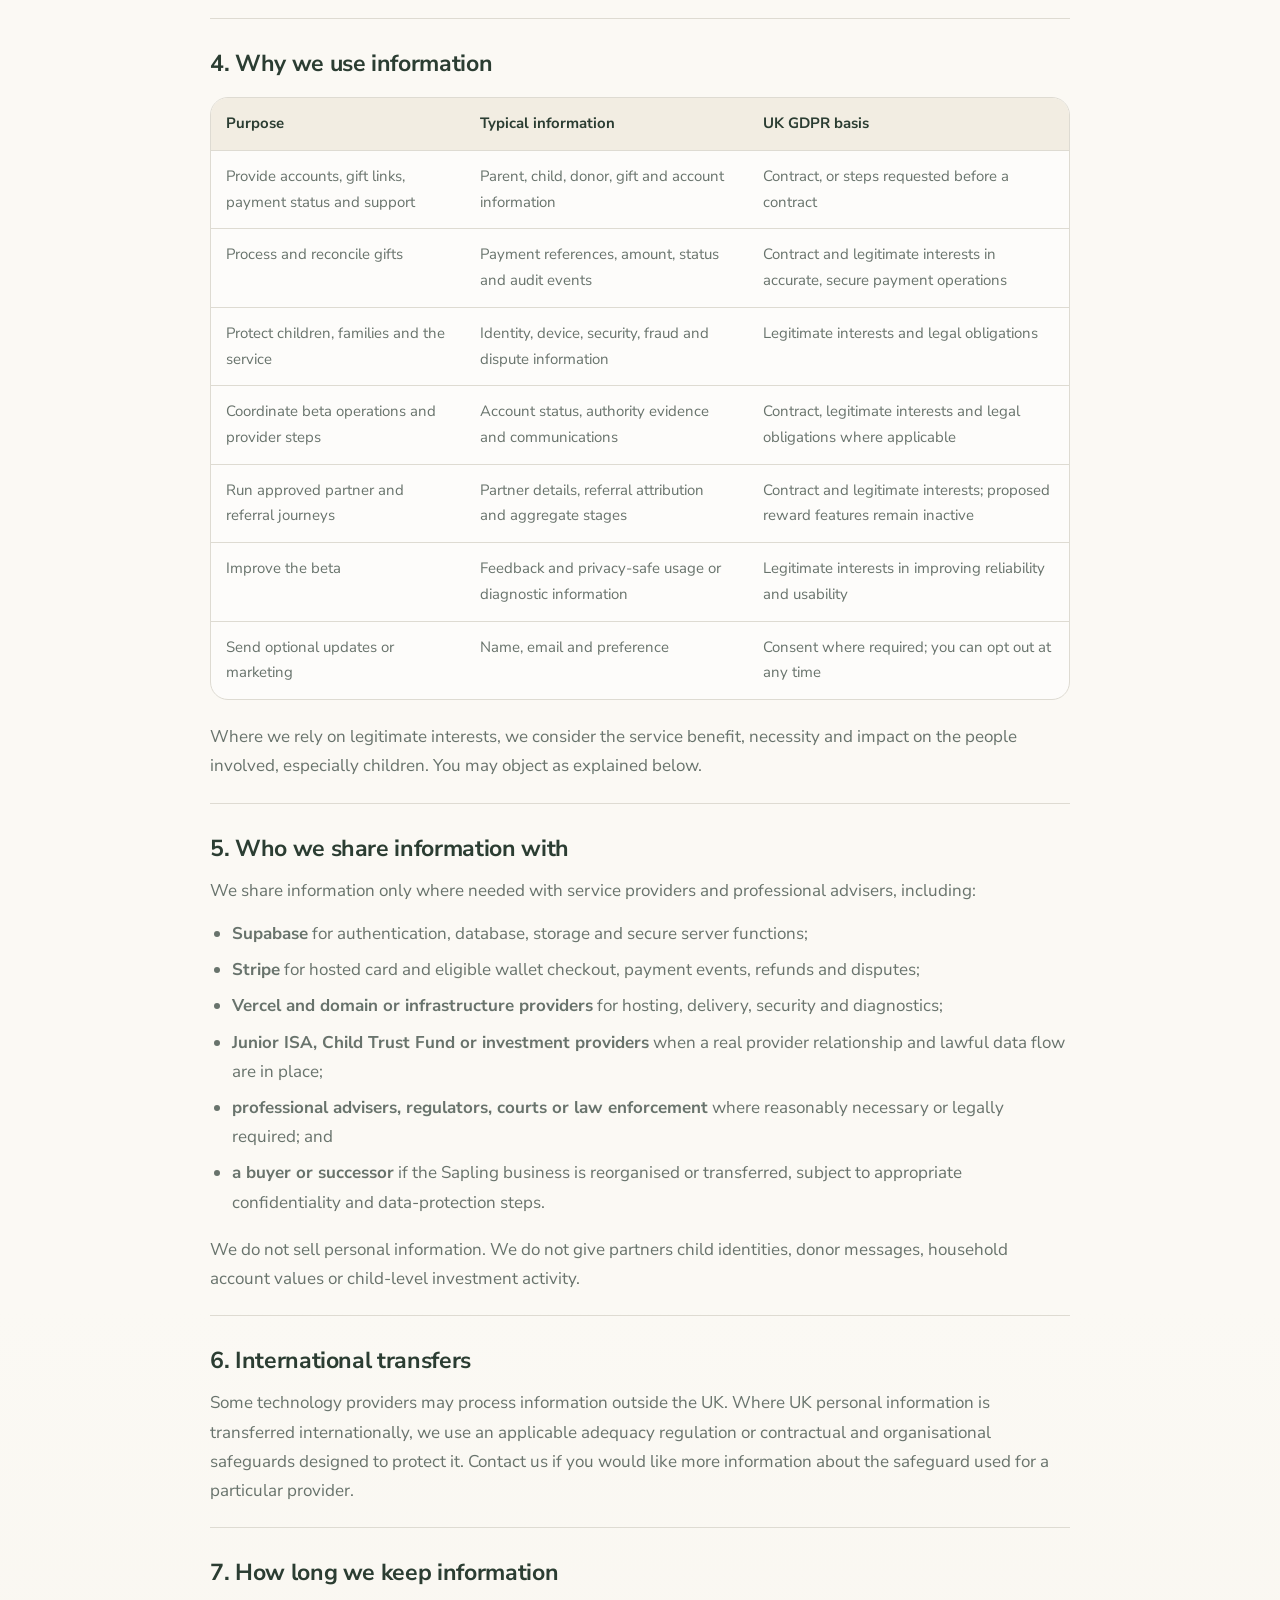
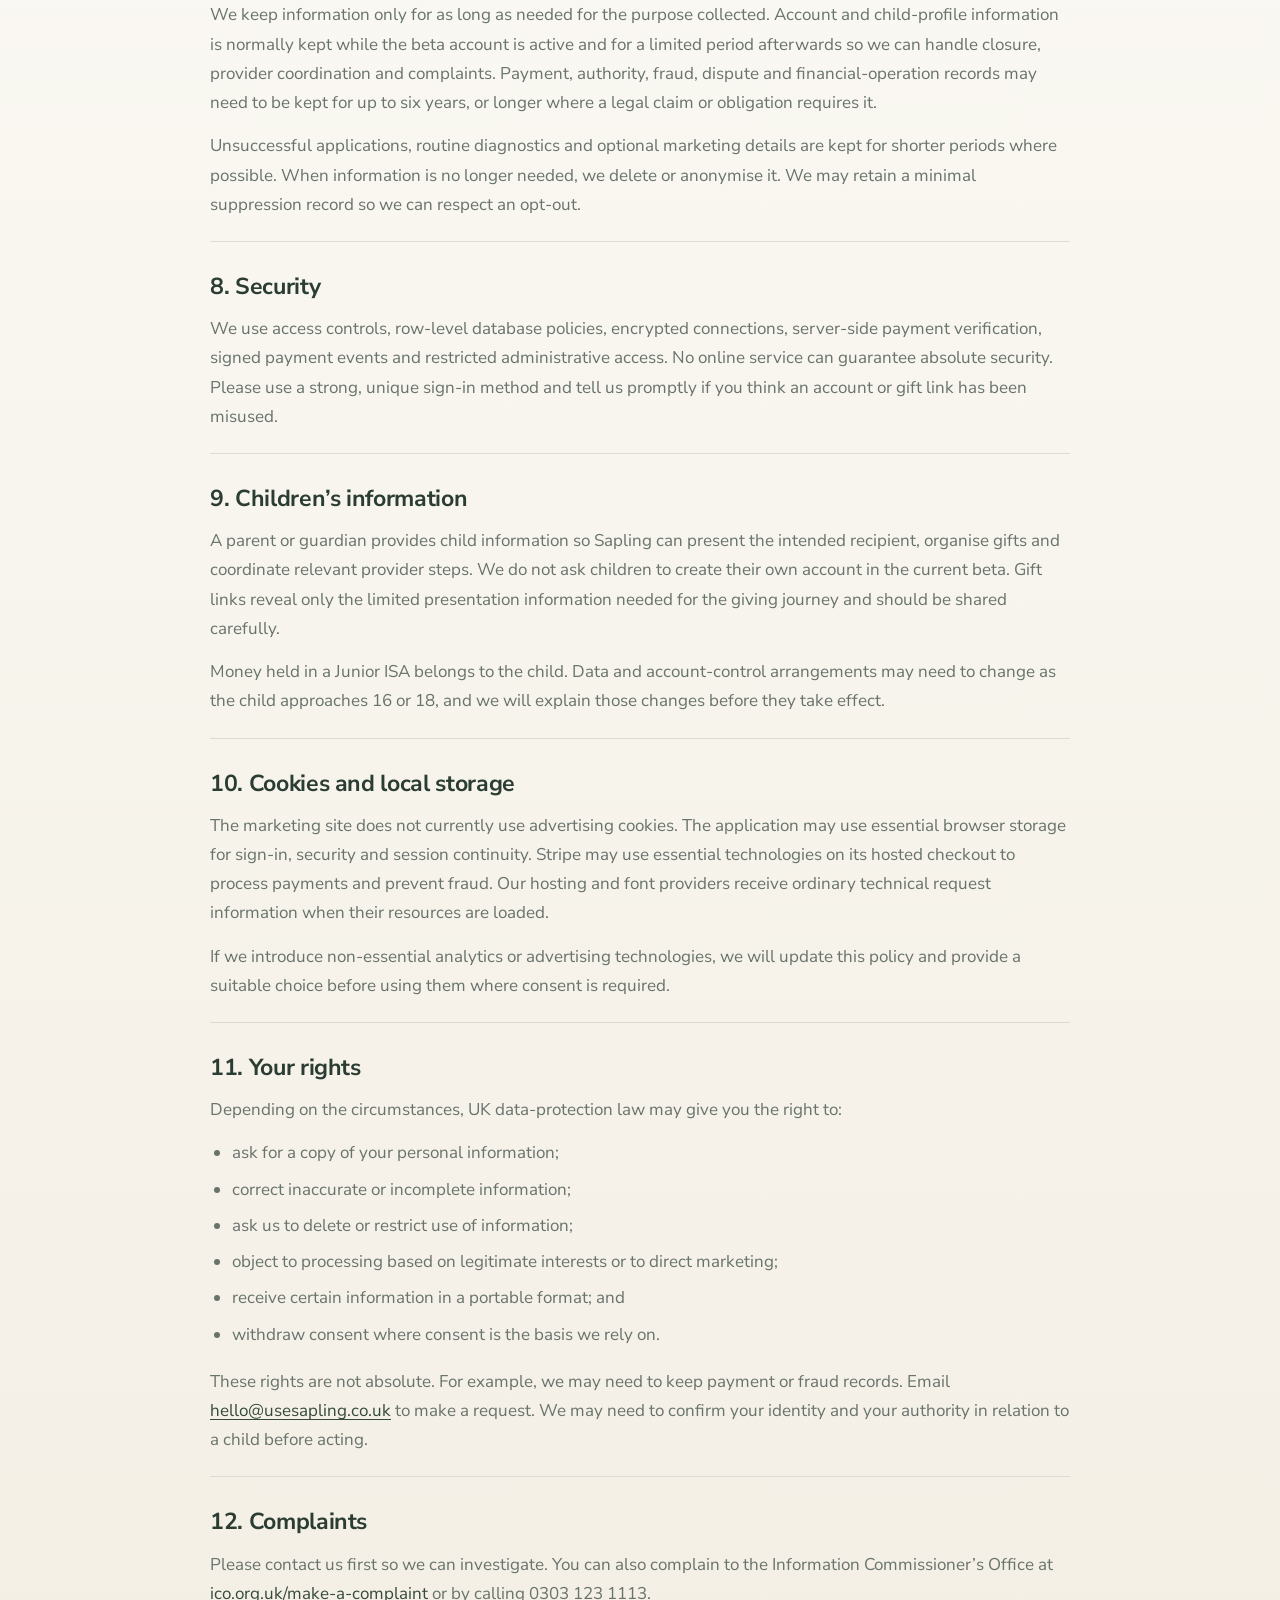
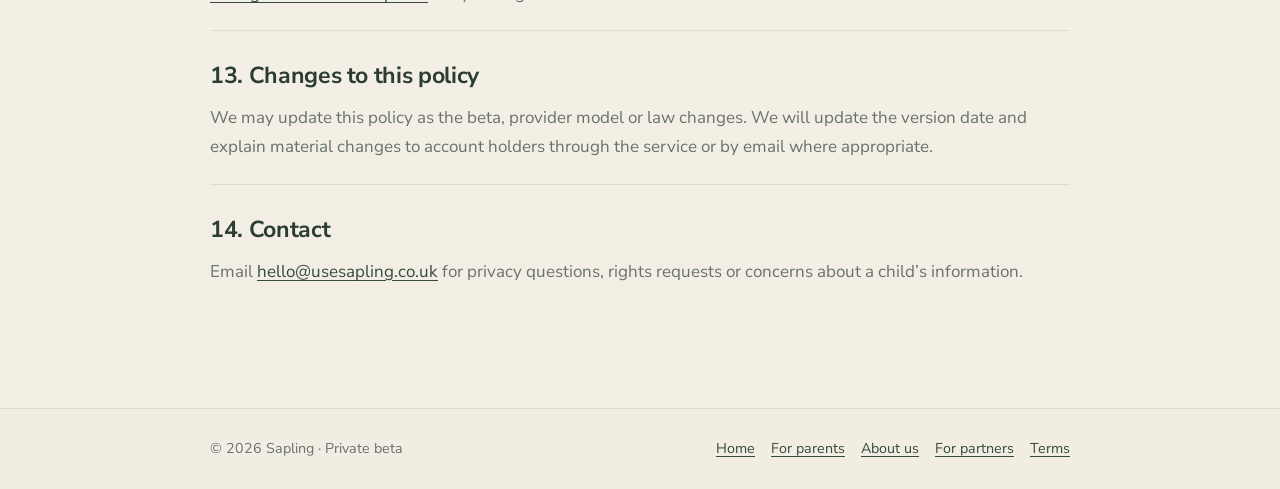
<file: privacy/index.html>
<!doctype html>
<html lang="en-GB">
<head>
  <meta charset="utf-8">
  <meta name="viewport" content="width=device-width,initial-scale=1">
  <meta name="theme-color" content="#405A49">
  <title>Privacy Policy | Sapling</title>
  <meta name="description" content="How Sapling handles personal information during its UK private beta.">
  <link rel="icon" href="/favicon.svg" type="image/svg+xml">
  <link rel="preconnect" href="https://fonts.googleapis.com">
  <link rel="preconnect" href="https://fonts.gstatic.com" crossorigin>
  <link href="https://fonts.googleapis.com/css2?family=DM+Sans:wght@400;500;600;700&amp;family=Nunito+Sans:wght@400;500;600;700&amp;display=swap" rel="stylesheet">
  <link rel="stylesheet" href="/assets/legal.css?v=20260913">
</head>
<body>
  <header class="legal-header legal-shell"><a class="wordmark" href="/">Sapling</a><nav aria-label="Legal navigation"><a href="/preview">Parent preview</a><a href="/preview/about">About us</a><a href="/preview/partners">Partner preview</a><a href="/terms">Terms</a></nav></header>
  <main class="legal-main legal-shell">
    <p class="eyebrow">Privacy, in plain English</p>
    <h1>Privacy Policy</h1>
    <p class="meta">Version 1.0 · Effective 9 September 2026</p>

    <div class="notice"><strong>Children’s and family information deserves extra care.</strong><p>We collect only what we need to run and protect Sapling’s private beta, process gifts and coordinate the next operational step. We do not sell personal information, and partners do not receive child identities or household account values.</p></div>

    <section class="legal-section"><h2>1. Who is responsible for your information?</h2><p>Sapling is the controller of personal information used to provide the Sapling website and private-beta experience. During the beta, the individual or entity operating Sapling is identified in your invitation or onboarding communications. For privacy questions or requests, email <a href="mailto:hello@usesapling.co.uk">hello@usesapling.co.uk</a>.</p><p>Payment providers, Junior ISA providers and other financial-service providers may act as separate controllers for information they collect under their own terms and privacy notices.</p></section>

    <section class="legal-section"><h2>2. Information we collect</h2><ul><li><strong>Website and device information:</strong> IP address, browser and device details, requested pages, timestamps, security logs and basic hosting diagnostics.</li><li><strong>Parent or guardian information:</strong> name, email, sign-in identity, contact details, beta answers and information needed to establish authority or coordinate a provider account.</li><li><strong>Child information:</strong> name, date or expected date of birth, relationship to the parent, gift-page presentation and relevant Junior ISA or Child Trust Fund status.</li><li><strong>Donor and gift information:</strong> donor name, email where requested, message, chosen amount, occasion, payment reference, method label and payment, refund or dispute status. Sapling does not receive full card or wallet credentials.</li><li><strong>Account and operational information:</strong> fund, provider, transfer, allocation and confirmation status; contribution records; support history; and versioned authority or acceptance evidence.</li><li><strong>Partner and referral information:</strong> partner contact and organisation details, application status, referral code or source, aggregate journey stages and campaign activity. Partners do not receive child names, messages or child-level financial values.</li><li><strong>Communications:</strong> emails, support requests, feedback and records of choices or consents.</li></ul></section>

    <section class="legal-section"><h2>3. Where information comes from</h2><p>Most information comes directly from parents, donors and partners. We may also receive payment status from Stripe, sign-in and database events from our technology providers, operational information from a Junior ISA provider when connected, and referral-source information from a tracked link. A parent may provide a child’s information and a donor may provide a message intended for that child or family.</p></section>

    <section class="legal-section"><h2>4. Why we use information</h2><div class="legal-table"><table><thead><tr><th>Purpose</th><th>Typical information</th><th>UK GDPR basis</th></tr></thead><tbody><tr><td>Provide accounts, gift links, payment status and support</td><td>Parent, child, donor, gift and account information</td><td>Contract, or steps requested before a contract</td></tr><tr><td>Process and reconcile gifts</td><td>Payment references, amount, status and audit events</td><td>Contract and legitimate interests in accurate, secure payment operations</td></tr><tr><td>Protect children, families and the service</td><td>Identity, device, security, fraud and dispute information</td><td>Legitimate interests and legal obligations</td></tr><tr><td>Coordinate beta operations and provider steps</td><td>Account status, authority evidence and communications</td><td>Contract, legitimate interests and legal obligations where applicable</td></tr><tr><td>Run approved partner and referral journeys</td><td>Partner details, referral attribution and aggregate stages</td><td>Contract and legitimate interests; proposed reward features remain inactive</td></tr><tr><td>Improve the beta</td><td>Feedback and privacy-safe usage or diagnostic information</td><td>Legitimate interests in improving reliability and usability</td></tr><tr><td>Send optional updates or marketing</td><td>Name, email and preference</td><td>Consent where required; you can opt out at any time</td></tr></tbody></table></div><p>Where we rely on legitimate interests, we consider the service benefit, necessity and impact on the people involved, especially children. You may object as explained below.</p></section>

    <section class="legal-section"><h2>5. Who we share information with</h2><p>We share information only where needed with service providers and professional advisers, including:</p><ul><li><strong>Supabase</strong> for authentication, database, storage and secure server functions;</li><li><strong>Stripe</strong> for hosted card and eligible wallet checkout, payment events, refunds and disputes;</li><li><strong>Vercel and domain or infrastructure providers</strong> for hosting, delivery, security and diagnostics;</li><li><strong>Junior ISA, Child Trust Fund or investment providers</strong> when a real provider relationship and lawful data flow are in place;</li><li><strong>professional advisers, regulators, courts or law enforcement</strong> where reasonably necessary or legally required; and</li><li><strong>a buyer or successor</strong> if the Sapling business is reorganised or transferred, subject to appropriate confidentiality and data-protection steps.</li></ul><p>We do not sell personal information. We do not give partners child identities, donor messages, household account values or child-level investment activity.</p></section>

    <section class="legal-section"><h2>6. International transfers</h2><p>Some technology providers may process information outside the UK. Where UK personal information is transferred internationally, we use an applicable adequacy regulation or contractual and organisational safeguards designed to protect it. Contact us if you would like more information about the safeguard used for a particular provider.</p></section>

    <section class="legal-section"><h2>7. How long we keep information</h2><p>We keep information only for as long as needed for the purpose collected. Account and child-profile information is normally kept while the beta account is active and for a limited period afterwards so we can handle closure, provider coordination and complaints. Payment, authority, fraud, dispute and financial-operation records may need to be kept for up to six years, or longer where a legal claim or obligation requires it.</p><p>Unsuccessful applications, routine diagnostics and optional marketing details are kept for shorter periods where possible. When information is no longer needed, we delete or anonymise it. We may retain a minimal suppression record so we can respect an opt-out.</p></section>

    <section class="legal-section"><h2>8. Security</h2><p>We use access controls, row-level database policies, encrypted connections, server-side payment verification, signed payment events and restricted administrative access. No online service can guarantee absolute security. Please use a strong, unique sign-in method and tell us promptly if you think an account or gift link has been misused.</p></section>

    <section class="legal-section"><h2>9. Children’s information</h2><p>A parent or guardian provides child information so Sapling can present the intended recipient, organise gifts and coordinate relevant provider steps. We do not ask children to create their own account in the current beta. Gift links reveal only the limited presentation information needed for the giving journey and should be shared carefully.</p><p>Money held in a Junior ISA belongs to the child. Data and account-control arrangements may need to change as the child approaches 16 or 18, and we will explain those changes before they take effect.</p></section>

    <section class="legal-section"><h2>10. Cookies and local storage</h2><p>The marketing site does not currently use advertising cookies. The application may use essential browser storage for sign-in, security and session continuity. Stripe may use essential technologies on its hosted checkout to process payments and prevent fraud. Our hosting and font providers receive ordinary technical request information when their resources are loaded.</p><p>If we introduce non-essential analytics or advertising technologies, we will update this policy and provide a suitable choice before using them where consent is required.</p></section>

    <section class="legal-section"><h2>11. Your rights</h2><p>Depending on the circumstances, UK data-protection law may give you the right to:</p><ul><li>ask for a copy of your personal information;</li><li>correct inaccurate or incomplete information;</li><li>ask us to delete or restrict use of information;</li><li>object to processing based on legitimate interests or to direct marketing;</li><li>receive certain information in a portable format; and</li><li>withdraw consent where consent is the basis we rely on.</li></ul><p>These rights are not absolute. For example, we may need to keep payment or fraud records. Email <a href="mailto:hello@usesapling.co.uk">hello@usesapling.co.uk</a> to make a request. We may need to confirm your identity and your authority in relation to a child before acting.</p></section>

    <section class="legal-section"><h2>12. Complaints</h2><p>Please contact us first so we can investigate. You can also complain to the Information Commissioner’s Office at <a href="https://ico.org.uk/make-a-complaint/">ico.org.uk/make-a-complaint</a> or by calling 0303 123 1113.</p></section>

    <section class="legal-section"><h2>13. Changes to this policy</h2><p>We may update this policy as the beta, provider model or law changes. We will update the version date and explain material changes to account holders through the service or by email where appropriate.</p></section>

    <section class="legal-section"><h2>14. Contact</h2><p>Email <a href="mailto:hello@usesapling.co.uk">hello@usesapling.co.uk</a> for privacy questions, rights requests or concerns about a child’s information.</p></section>
  </main>
  <footer class="legal-footer"><div class="legal-shell"><span>© 2026 Sapling · Private beta</span><nav><a href="/">Home</a><a href="/preview">For parents</a><a href="/preview/about">About us</a><a href="/preview/partners">For partners</a><a href="/terms">Terms</a></nav></div></footer>
</body>
</html>
</file>
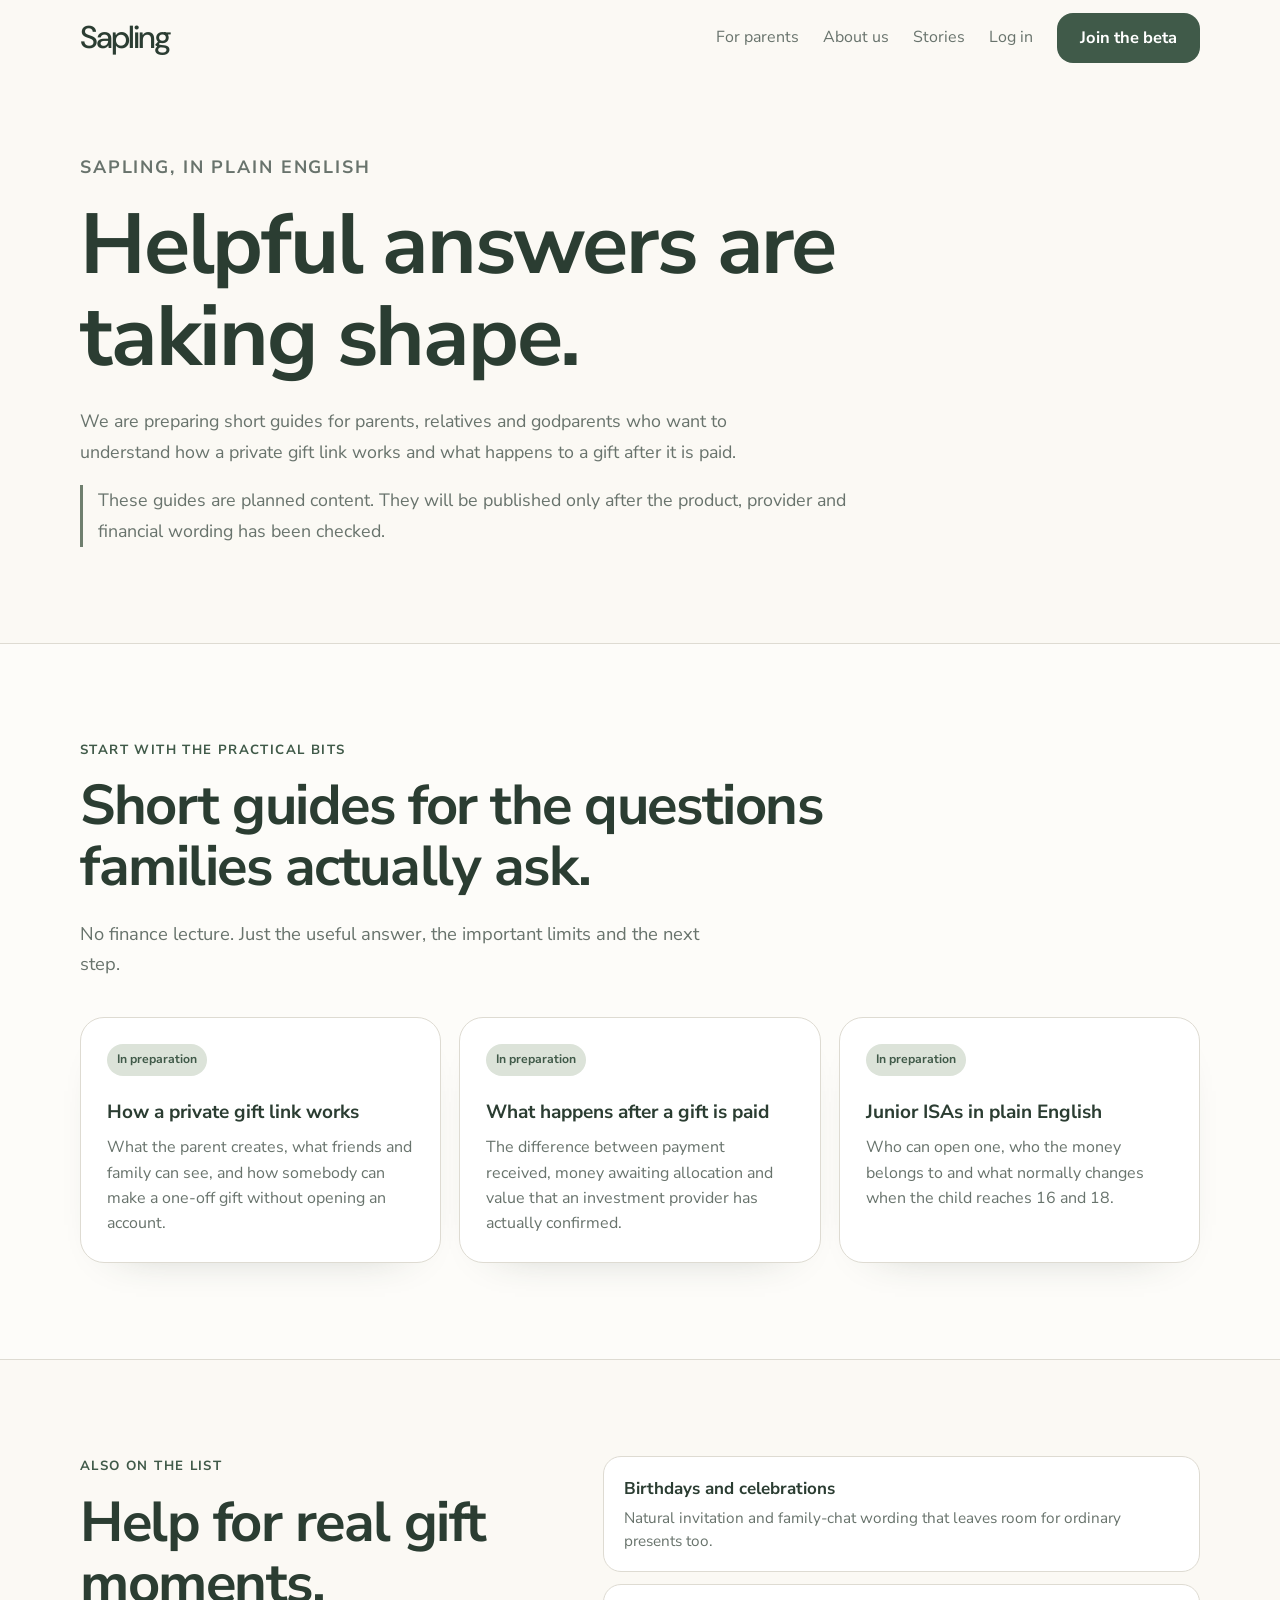
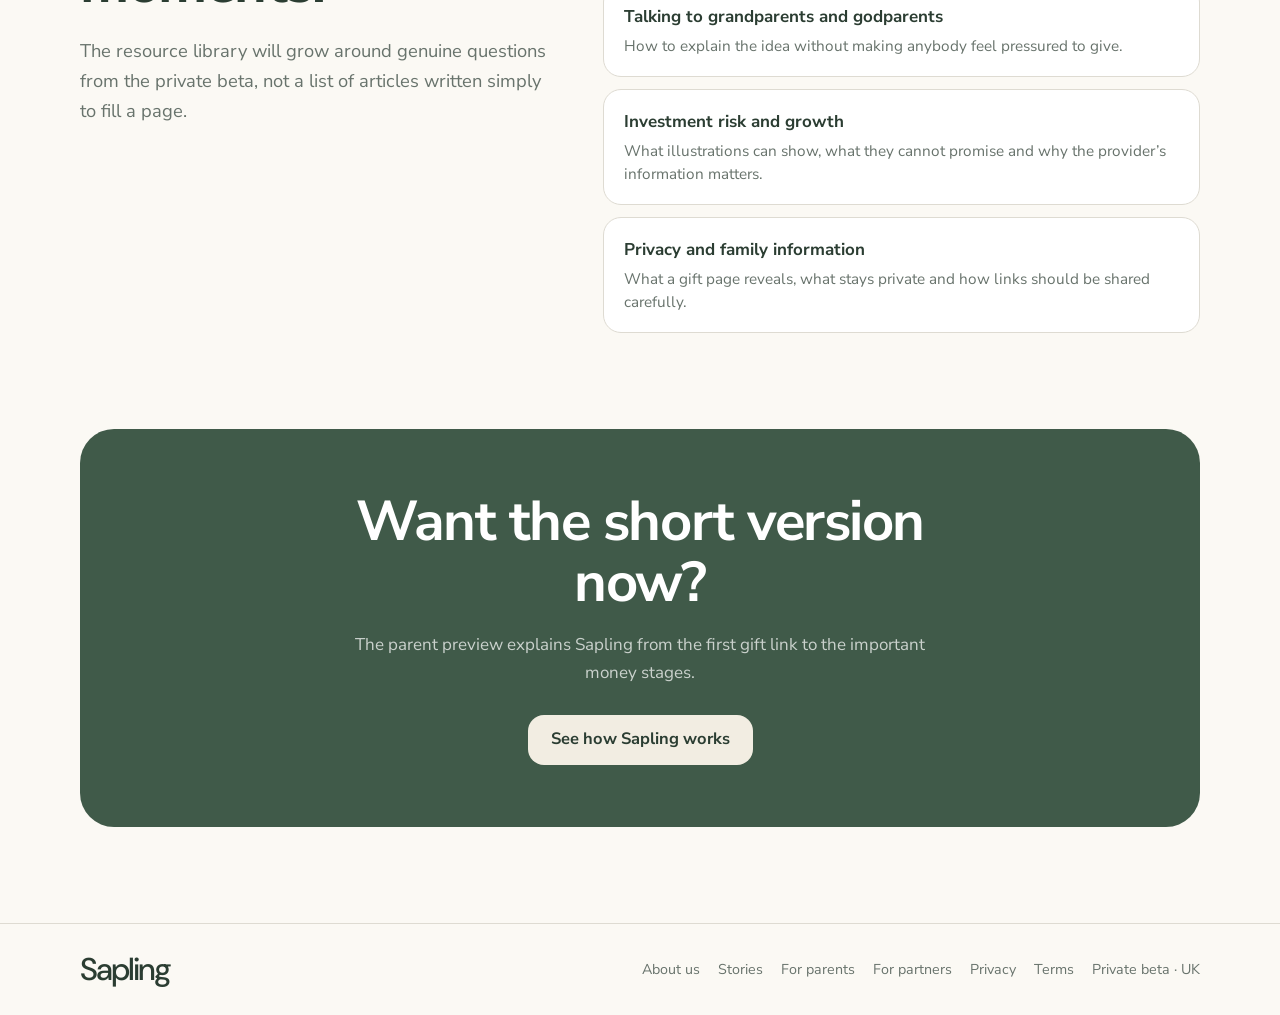
<file: resources/index.html>
<!doctype html>
<html lang="en-GB">
<head>
  <meta charset="utf-8">
  <meta name="viewport" content="width=device-width,initial-scale=1">
  <meta name="theme-color" content="#405A49">
  <title>Resources | Sapling</title>
  <meta name="description" content="Plain-English guides about Sapling, private gift links and saving for a child’s future are in preparation.">
  <link rel="icon" href="/favicon.svg" type="image/svg+xml">
  <link rel="preconnect" href="https://fonts.googleapis.com">
  <link rel="preconnect" href="https://fonts.gstatic.com" crossorigin>
  <link href="https://fonts.googleapis.com/css2?family=DM+Sans:wght@400;500;600;700&amp;family=Nunito+Sans:wght@400;500;600;700&amp;display=swap" rel="stylesheet">
  <link rel="stylesheet" href="/assets/site.css?v=20260913c">
</head>
<body>
  <header class="shell site-header">
    <a class="wordmark" href="/preview" aria-label="Sapling preview home">Sapling</a>
    <nav class="nav" aria-label="Main navigation">
      <a class="nav-link" href="/preview">For parents</a>
      <a class="nav-link" href="/preview/about">About us</a>
      <a class="nav-link" href="/stories">Stories</a>
      <a class="nav-link" href="https://app.usesapling.co.uk/login?mode=login">Log in</a>
      <a class="button button-primary" href="https://app.usesapling.co.uk/login?mode=signup">Join the beta</a>
    </nav>
  </header>

  <main>
    <section class="editorial-hero shell">
      <div class="story-copy">
        <p class="eyebrow">Sapling, in plain English</p>
        <h1>Helpful answers are taking shape.</h1>
        <p class="lead">We are preparing short guides for parents, relatives and godparents who want to understand how a private gift link works and what happens to a gift after it is paid.</p>
        <p class="draft-note">These guides are planned content. They will be published only after the product, provider and financial wording has been checked.</p>
      </div>
    </section>

    <section class="band">
      <div class="section shell">
        <div class="section-intro wide-intro">
          <p class="eyebrow">Start with the practical bits</p>
          <h2>Short guides for the questions families actually ask.</h2>
          <p class="lead">No finance lecture. Just the useful answer, the important limits and the next step.</p>
        </div>
        <div class="status-grid">
          <article class="status-card"><span class="status-label">In preparation</span><h3>How a private gift link works</h3><p>What the parent creates, what friends and family can see, and how somebody can make a one-off gift without opening an account.</p></article>
          <article class="status-card"><span class="status-label">In preparation</span><h3>What happens after a gift is paid</h3><p>The difference between payment received, money awaiting allocation and value that an investment provider has actually confirmed.</p></article>
          <article class="status-card"><span class="status-label">In preparation</span><h3>Junior ISAs in plain English</h3><p>Who can open one, who the money belongs to and what normally changes when the child reaches 16 and 18.</p></article>
        </div>
      </div>
    </section>

    <section class="section shell promise-grid">
      <div class="section-intro">
        <p class="eyebrow">Also on the list</p>
        <h2>Help for real gift moments.</h2>
        <p class="lead">The resource library will grow around genuine questions from the private beta, not a list of articles written simply to fill a page.</p>
      </div>
      <ul class="promise-list">
        <li><strong>Birthdays and celebrations</strong><span>Natural invitation and family-chat wording that leaves room for ordinary presents too.</span></li>
        <li><strong>Talking to grandparents and godparents</strong><span>How to explain the idea without making anybody feel pressured to give.</span></li>
        <li><strong>Investment risk and growth</strong><span>What illustrations can show, what they cannot promise and why the provider’s information matters.</span></li>
        <li><strong>Privacy and family information</strong><span>What a gift page reveals, what stays private and how links should be shared carefully.</span></li>
      </ul>
    </section>

    <section class="cta shell">
      <h2>Want the short version now?</h2>
      <p>The parent preview explains Sapling from the first gift link to the important money stages.</p>
      <a class="button" href="/preview#how-it-works">See how Sapling works</a>
    </section>
  </main>

  <footer class="site-footer"><div class="footer-inner shell"><a class="wordmark" href="/preview">Sapling</a><div class="footer-links"><a href="/preview/about">About us</a><a href="/stories">Stories</a><a href="/preview">For parents</a><a href="/preview/partners">For partners</a><a href="/privacy">Privacy</a><a href="/terms">Terms</a><span>Private beta · UK</span></div></div></footer>
</body>
</html>
</file>
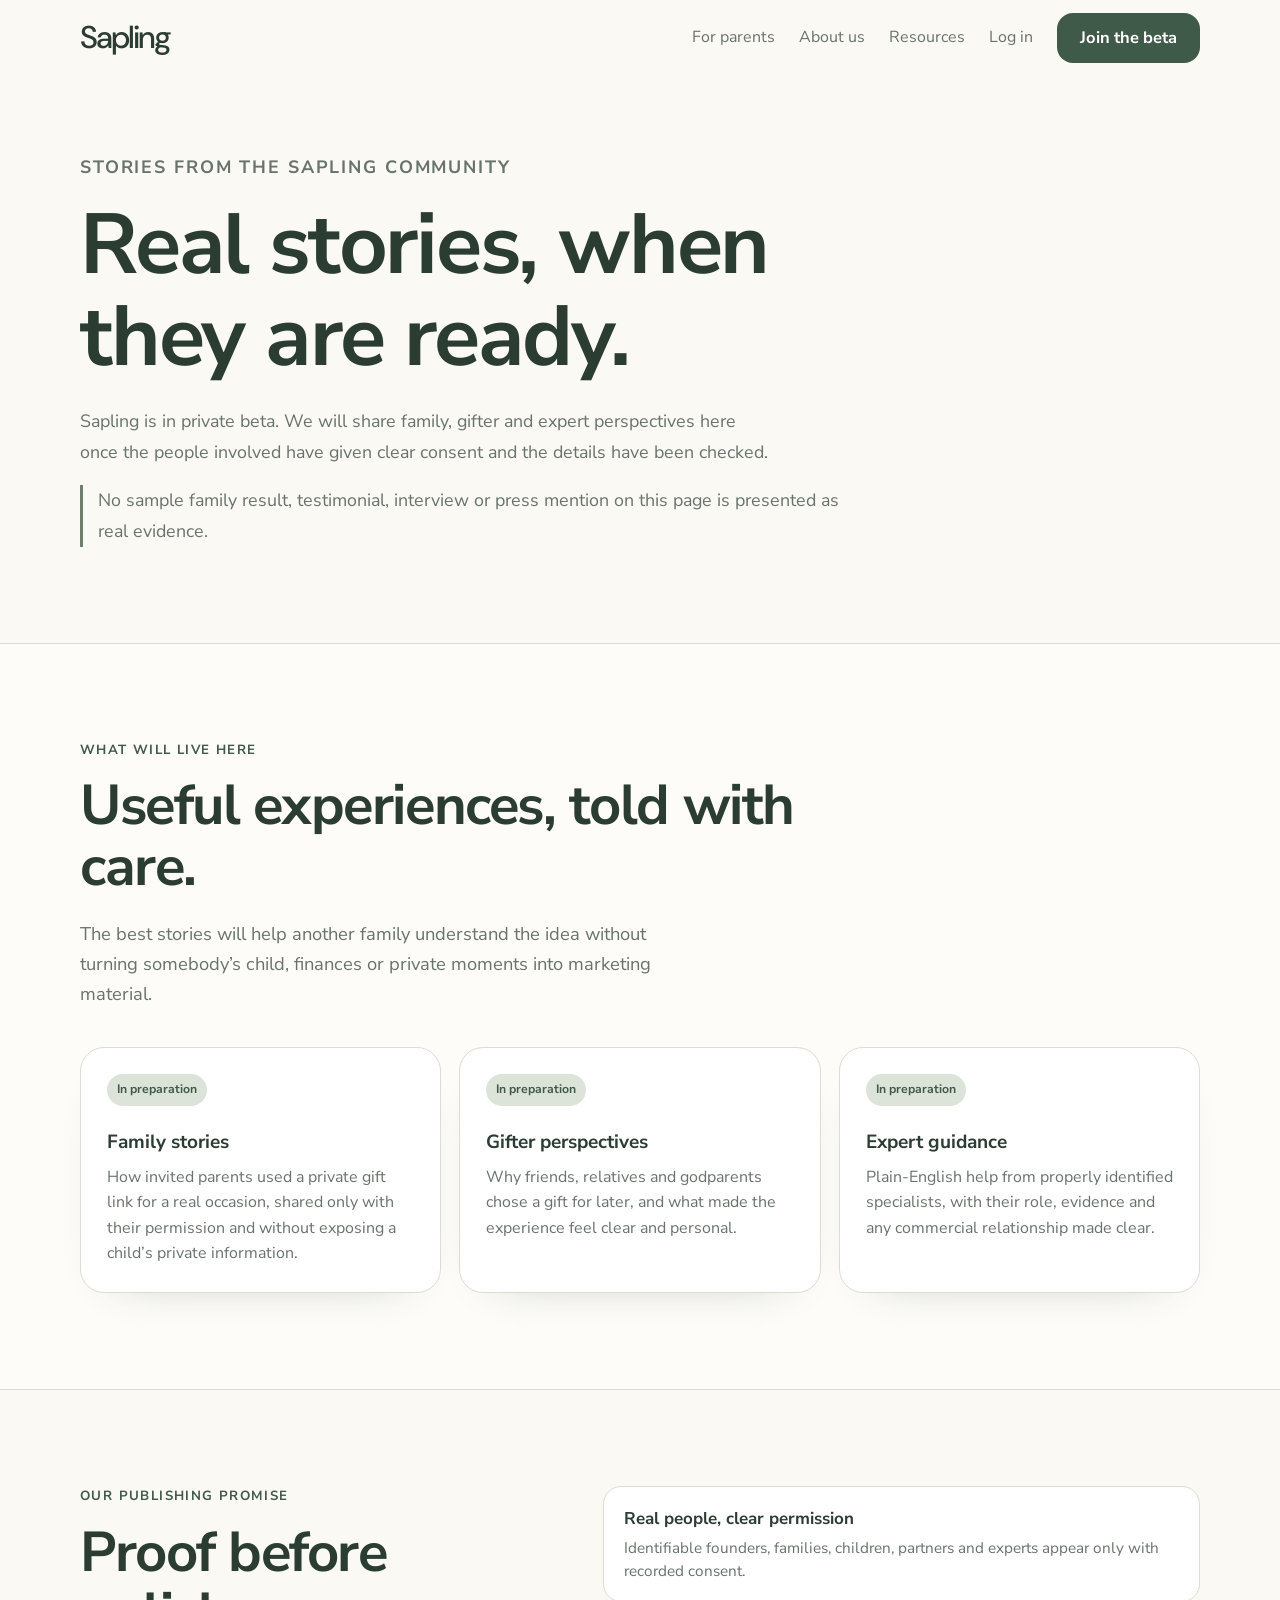
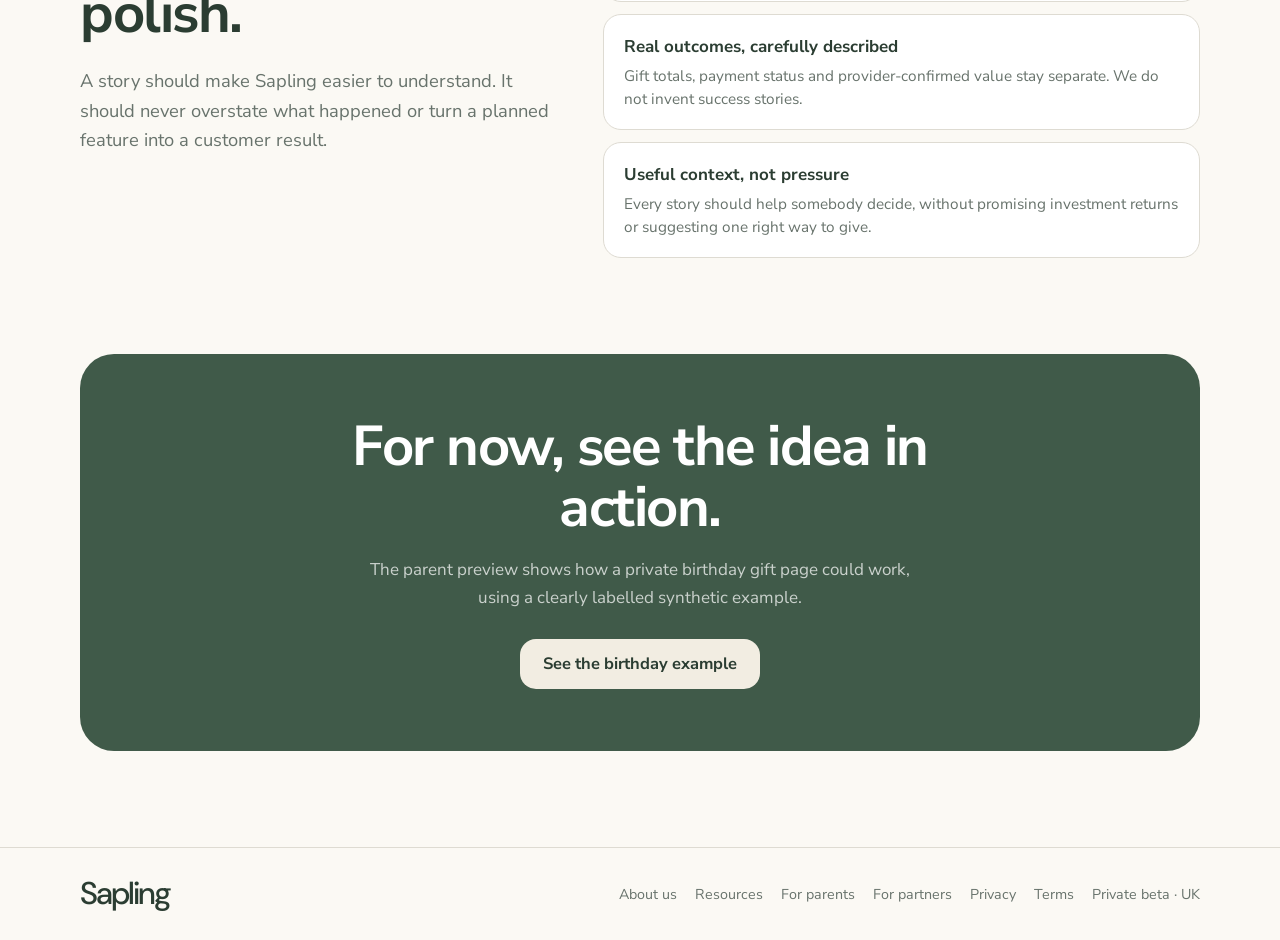
<file: stories/index.html>
<!doctype html>
<html lang="en-GB">
<head>
  <meta charset="utf-8">
  <meta name="viewport" content="width=device-width,initial-scale=1">
  <meta name="theme-color" content="#405A49">
  <title>Stories | Sapling</title>
  <meta name="description" content="Real Sapling family and gifter stories will be shared here with clear consent and no invented outcomes.">
  <link rel="icon" href="/favicon.svg" type="image/svg+xml">
  <link rel="preconnect" href="https://fonts.googleapis.com">
  <link rel="preconnect" href="https://fonts.gstatic.com" crossorigin>
  <link href="https://fonts.googleapis.com/css2?family=DM+Sans:wght@400;500;600;700&amp;family=Nunito+Sans:wght@400;500;600;700&amp;display=swap" rel="stylesheet">
  <link rel="stylesheet" href="/assets/site.css?v=20260913c">
</head>
<body>
  <header class="shell site-header">
    <a class="wordmark" href="/preview" aria-label="Sapling preview home">Sapling</a>
    <nav class="nav" aria-label="Main navigation">
      <a class="nav-link" href="/preview">For parents</a>
      <a class="nav-link" href="/preview/about">About us</a>
      <a class="nav-link" href="/resources">Resources</a>
      <a class="nav-link" href="https://app.usesapling.co.uk/login?mode=login">Log in</a>
      <a class="button button-primary" href="https://app.usesapling.co.uk/login?mode=signup">Join the beta</a>
    </nav>
  </header>

  <main>
    <section class="editorial-hero shell">
      <div class="story-copy">
        <p class="eyebrow">Stories from the Sapling community</p>
        <h1>Real stories, when they are ready.</h1>
        <p class="lead">Sapling is in private beta. We will share family, gifter and expert perspectives here once the people involved have given clear consent and the details have been checked.</p>
        <p class="draft-note">No sample family result, testimonial, interview or press mention on this page is presented as real evidence.</p>
      </div>
    </section>

    <section class="band">
      <div class="section shell">
        <div class="section-intro wide-intro">
          <p class="eyebrow">What will live here</p>
          <h2>Useful experiences, told with care.</h2>
          <p class="lead">The best stories will help another family understand the idea without turning somebody’s child, finances or private moments into marketing material.</p>
        </div>
        <div class="status-grid">
          <article class="status-card"><span class="status-label">In preparation</span><h3>Family stories</h3><p>How invited parents used a private gift link for a real occasion, shared only with their permission and without exposing a child’s private information.</p></article>
          <article class="status-card"><span class="status-label">In preparation</span><h3>Gifter perspectives</h3><p>Why friends, relatives and godparents chose a gift for later, and what made the experience feel clear and personal.</p></article>
          <article class="status-card"><span class="status-label">In preparation</span><h3>Expert guidance</h3><p>Plain-English help from properly identified specialists, with their role, evidence and any commercial relationship made clear.</p></article>
        </div>
      </div>
    </section>

    <section class="section shell promise-grid">
      <div class="section-intro">
        <p class="eyebrow">Our publishing promise</p>
        <h2>Proof before polish.</h2>
        <p class="lead">A story should make Sapling easier to understand. It should never overstate what happened or turn a planned feature into a customer result.</p>
      </div>
      <ul class="promise-list">
        <li><strong>Real people, clear permission</strong><span>Identifiable founders, families, children, partners and experts appear only with recorded consent.</span></li>
        <li><strong>Real outcomes, carefully described</strong><span>Gift totals, payment status and provider-confirmed value stay separate. We do not invent success stories.</span></li>
        <li><strong>Useful context, not pressure</strong><span>Every story should help somebody decide, without promising investment returns or suggesting one right way to give.</span></li>
      </ul>
    </section>

    <section class="cta shell">
      <h2>For now, see the idea in action.</h2>
      <p>The parent preview shows how a private birthday gift page could work, using a clearly labelled synthetic example.</p>
      <a class="button" href="/preview#birthday-page">See the birthday example</a>
    </section>
  </main>

  <footer class="site-footer"><div class="footer-inner shell"><a class="wordmark" href="/preview">Sapling</a><div class="footer-links"><a href="/preview/about">About us</a><a href="/resources">Resources</a><a href="/preview">For parents</a><a href="/preview/partners">For partners</a><a href="/privacy">Privacy</a><a href="/terms">Terms</a><span>Private beta · UK</span></div></div></footer>
</body>
</html>
</file>
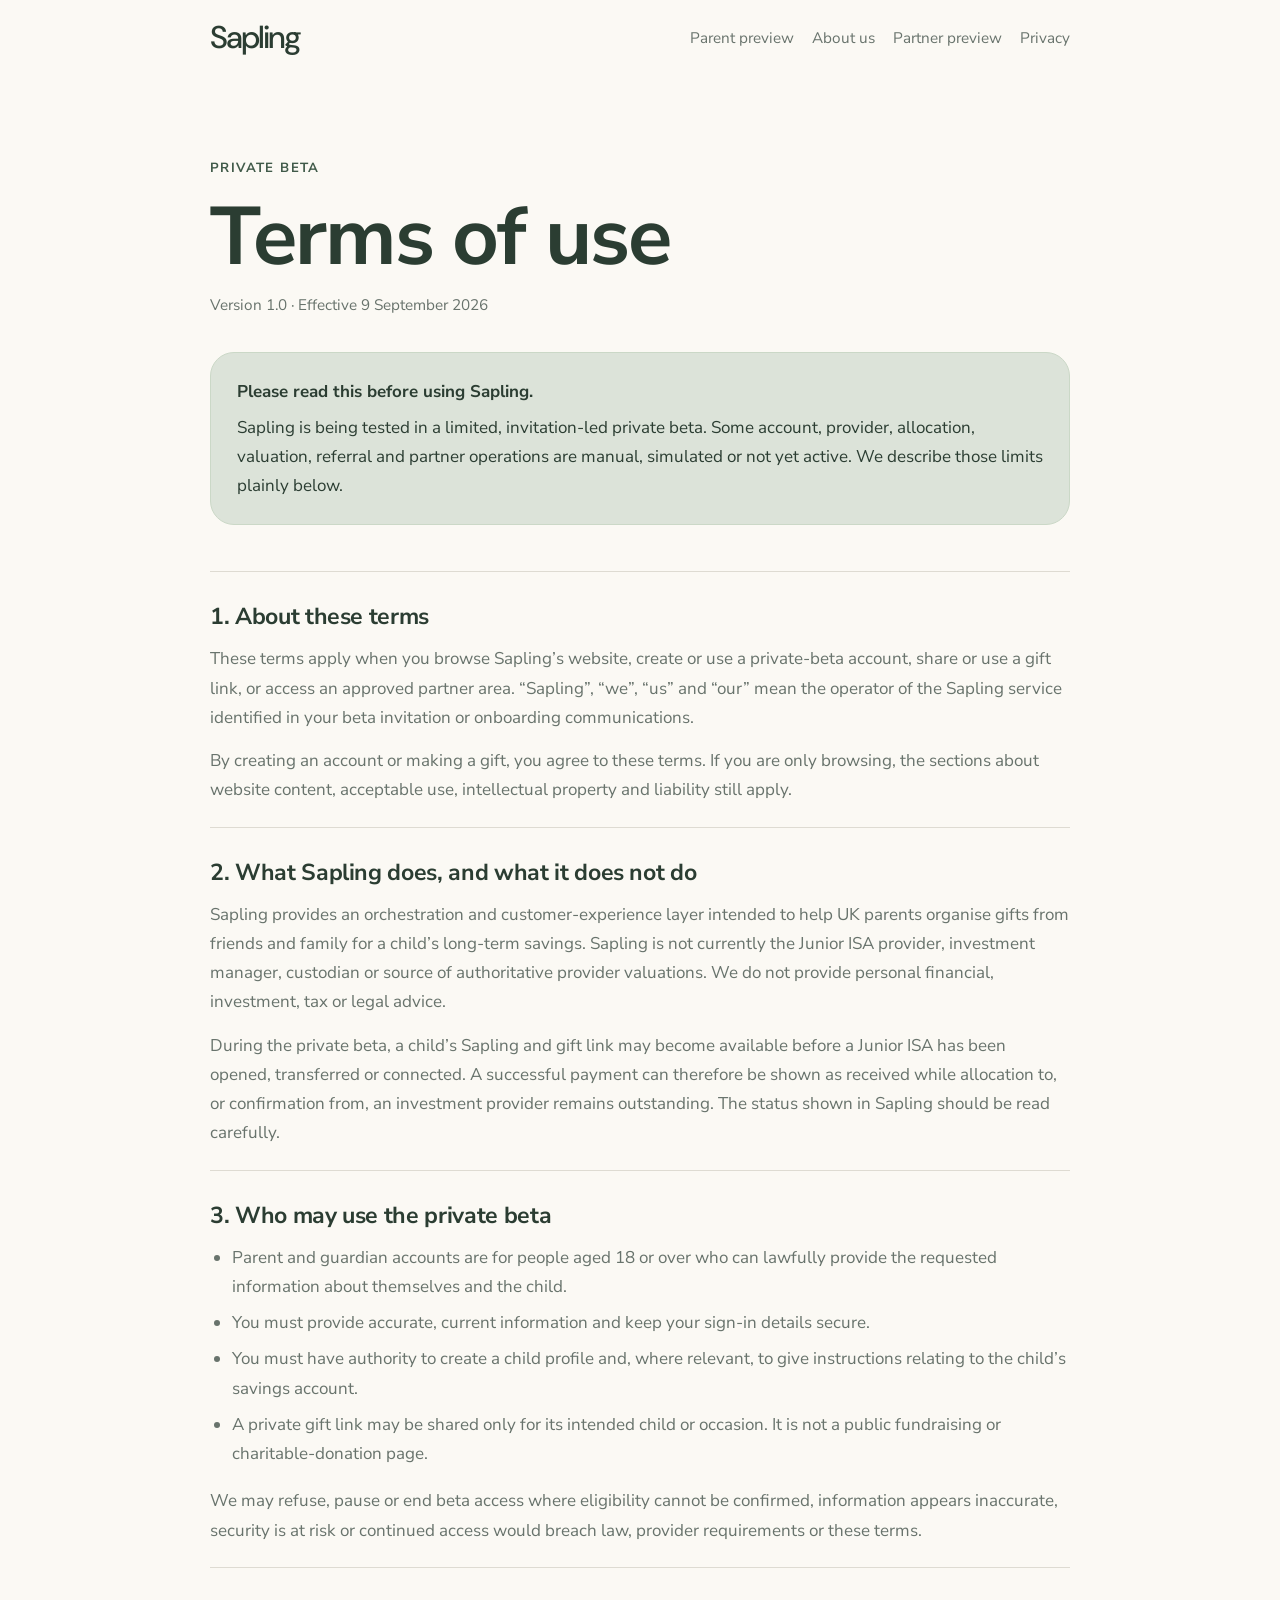
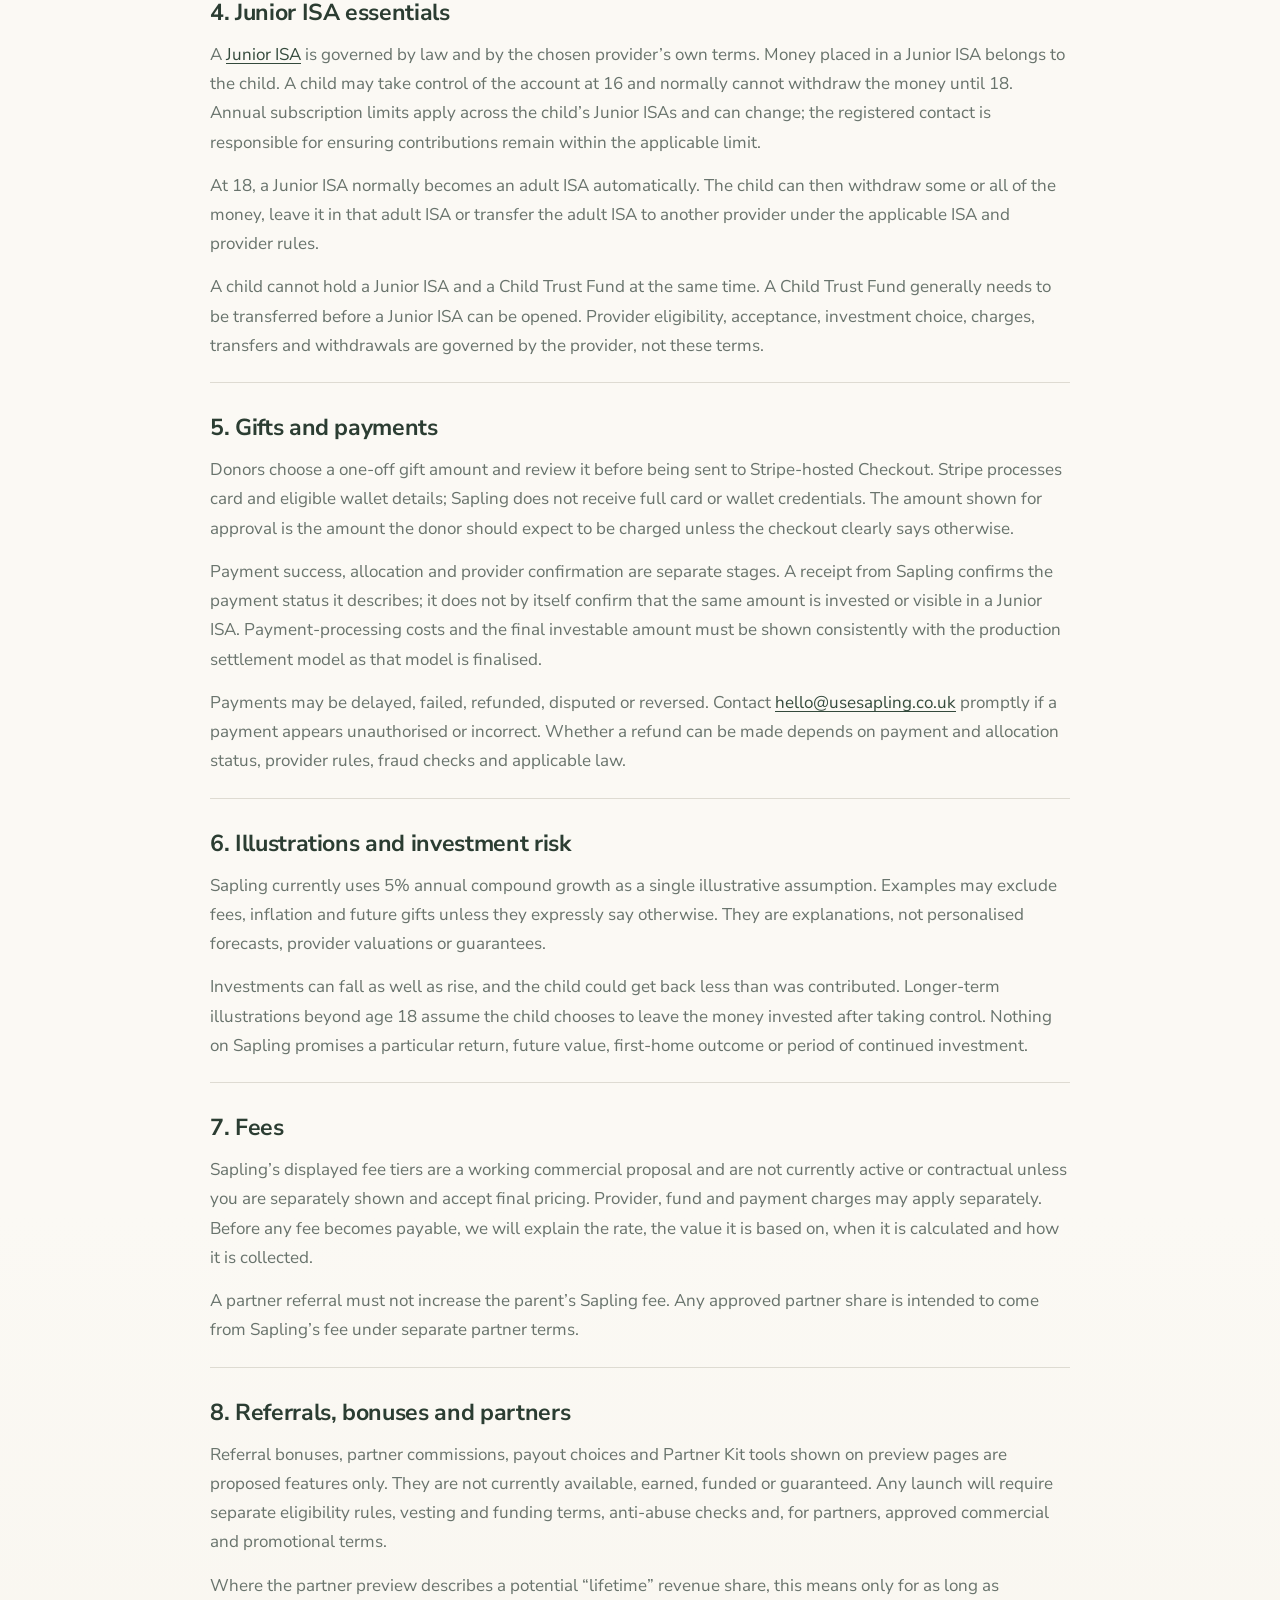
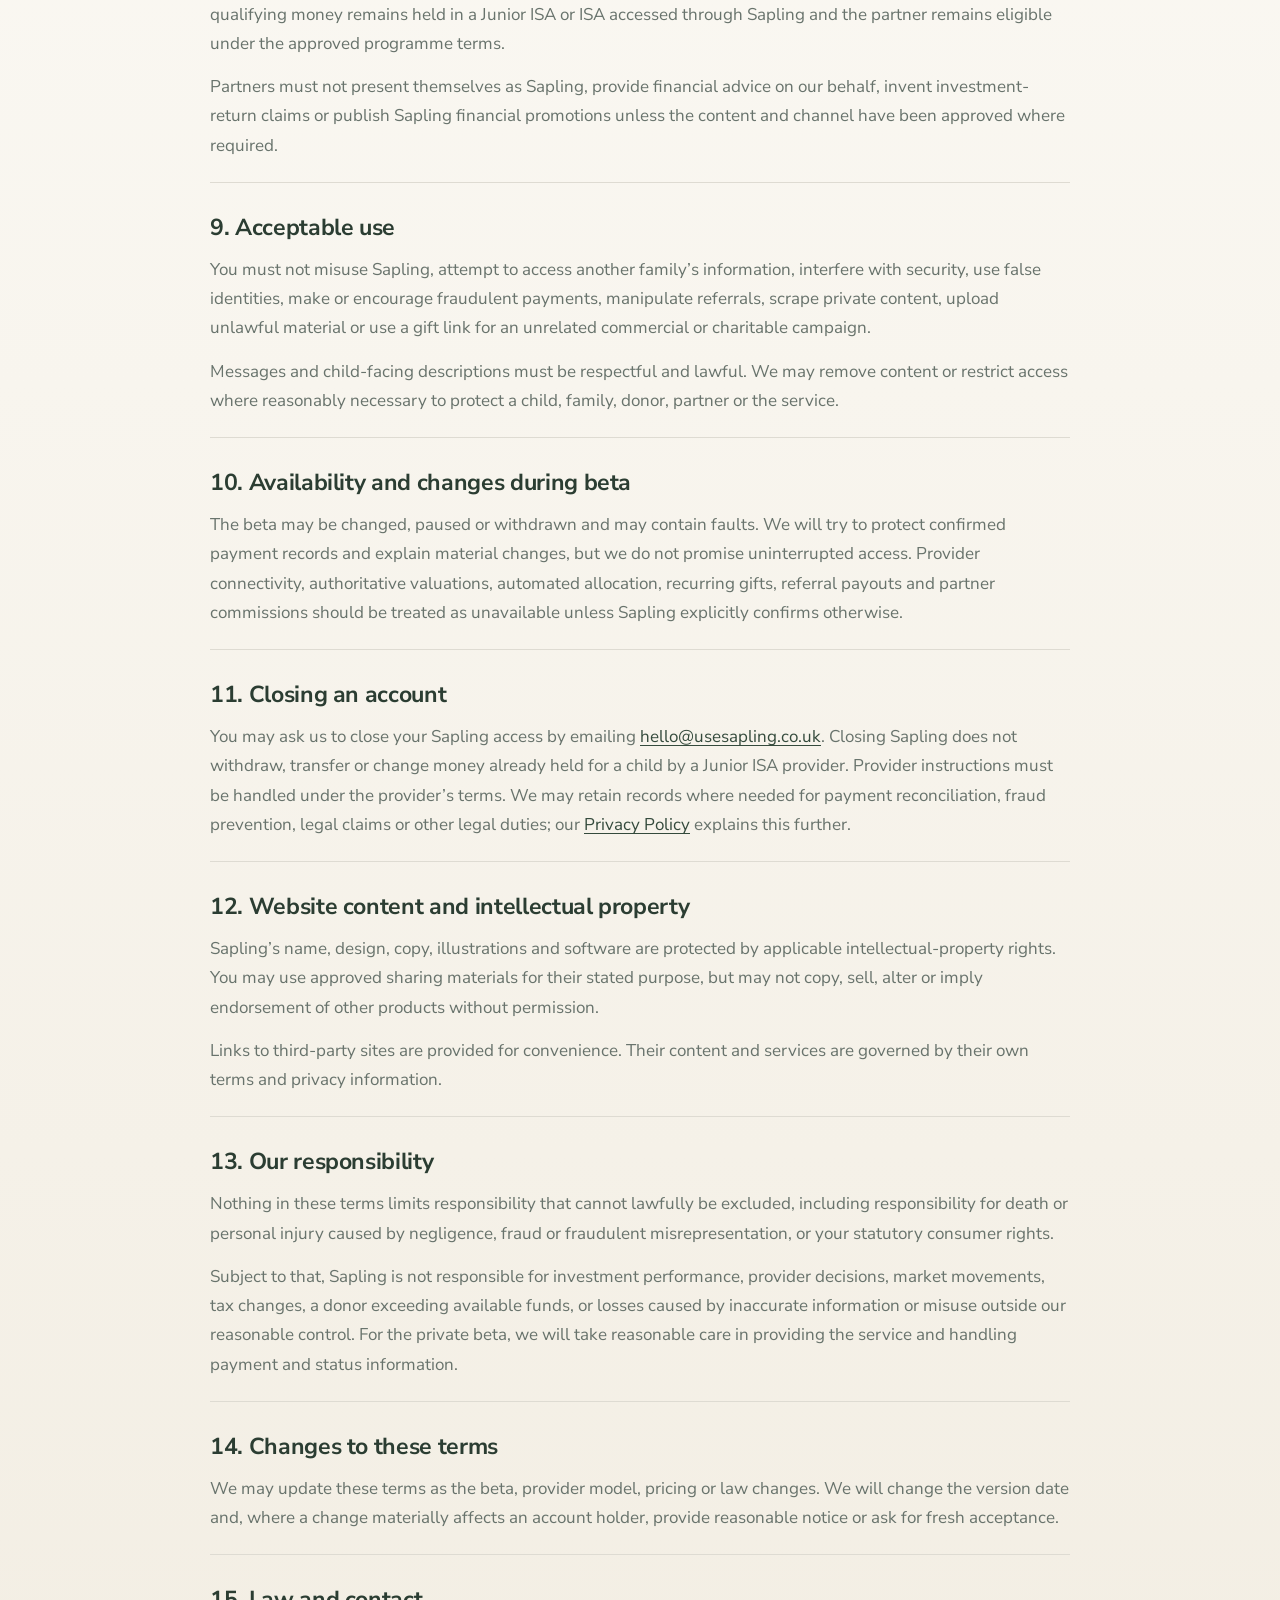
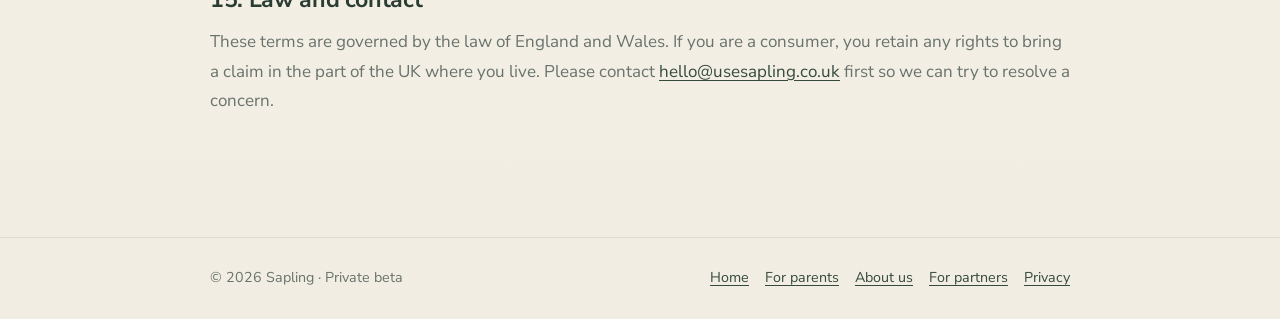
<file: terms/index.html>
<!doctype html>
<html lang="en-GB">
<head>
  <meta charset="utf-8">
  <meta name="viewport" content="width=device-width,initial-scale=1">
  <meta name="theme-color" content="#405A49">
  <title>Private beta terms | Sapling</title>
  <meta name="description" content="Terms for using Sapling’s UK private beta, website and gifting service.">
  <link rel="icon" href="/favicon.svg" type="image/svg+xml">
  <link rel="preconnect" href="https://fonts.googleapis.com">
  <link rel="preconnect" href="https://fonts.gstatic.com" crossorigin>
  <link href="https://fonts.googleapis.com/css2?family=DM+Sans:wght@400;500;600;700&amp;family=Nunito+Sans:wght@400;500;600;700&amp;display=swap" rel="stylesheet">
  <link rel="stylesheet" href="/assets/legal.css?v=20260913">
</head>
<body>
  <header class="legal-header legal-shell"><a class="wordmark" href="/">Sapling</a><nav aria-label="Legal navigation"><a href="/preview">Parent preview</a><a href="/preview/about">About us</a><a href="/preview/partners">Partner preview</a><a href="/privacy">Privacy</a></nav></header>
  <main class="legal-main legal-shell">
    <p class="eyebrow">Private beta</p>
    <h1>Terms of use</h1>
    <p class="meta">Version 1.0 · Effective 9 September 2026</p>

    <div class="notice"><strong>Please read this before using Sapling.</strong><p>Sapling is being tested in a limited, invitation-led private beta. Some account, provider, allocation, valuation, referral and partner operations are manual, simulated or not yet active. We describe those limits plainly below.</p></div>

    <section class="legal-section"><h2>1. About these terms</h2><p>These terms apply when you browse Sapling’s website, create or use a private-beta account, share or use a gift link, or access an approved partner area. “Sapling”, “we”, “us” and “our” mean the operator of the Sapling service identified in your beta invitation or onboarding communications.</p><p>By creating an account or making a gift, you agree to these terms. If you are only browsing, the sections about website content, acceptable use, intellectual property and liability still apply.</p></section>

    <section class="legal-section"><h2>2. What Sapling does, and what it does not do</h2><p>Sapling provides an orchestration and customer-experience layer intended to help UK parents organise gifts from friends and family for a child’s long-term savings. Sapling is not currently the Junior ISA provider, investment manager, custodian or source of authoritative provider valuations. We do not provide personal financial, investment, tax or legal advice.</p><p>During the private beta, a child’s Sapling and gift link may become available before a Junior ISA has been opened, transferred or connected. A successful payment can therefore be shown as received while allocation to, or confirmation from, an investment provider remains outstanding. The status shown in Sapling should be read carefully.</p></section>

    <section class="legal-section"><h2>3. Who may use the private beta</h2><ul><li>Parent and guardian accounts are for people aged 18 or over who can lawfully provide the requested information about themselves and the child.</li><li>You must provide accurate, current information and keep your sign-in details secure.</li><li>You must have authority to create a child profile and, where relevant, to give instructions relating to the child’s savings account.</li><li>A private gift link may be shared only for its intended child or occasion. It is not a public fundraising or charitable-donation page.</li></ul><p>We may refuse, pause or end beta access where eligibility cannot be confirmed, information appears inaccurate, security is at risk or continued access would breach law, provider requirements or these terms.</p></section>

    <section class="legal-section"><h2>4. Junior ISA essentials</h2><p>A <a href="https://www.gov.uk/junior-individual-savings-accounts">Junior ISA</a> is governed by law and by the chosen provider’s own terms. Money placed in a Junior ISA belongs to the child. A child may take control of the account at 16 and normally cannot withdraw the money until 18. Annual subscription limits apply across the child’s Junior ISAs and can change; the registered contact is responsible for ensuring contributions remain within the applicable limit.</p><p>At 18, a Junior ISA normally becomes an adult ISA automatically. The child can then withdraw some or all of the money, leave it in that adult ISA or transfer the adult ISA to another provider under the applicable ISA and provider rules.</p><p>A child cannot hold a Junior ISA and a Child Trust Fund at the same time. A Child Trust Fund generally needs to be transferred before a Junior ISA can be opened. Provider eligibility, acceptance, investment choice, charges, transfers and withdrawals are governed by the provider, not these terms.</p></section>

    <section class="legal-section"><h2>5. Gifts and payments</h2><p>Donors choose a one-off gift amount and review it before being sent to Stripe-hosted Checkout. Stripe processes card and eligible wallet details; Sapling does not receive full card or wallet credentials. The amount shown for approval is the amount the donor should expect to be charged unless the checkout clearly says otherwise.</p><p>Payment success, allocation and provider confirmation are separate stages. A receipt from Sapling confirms the payment status it describes; it does not by itself confirm that the same amount is invested or visible in a Junior ISA. Payment-processing costs and the final investable amount must be shown consistently with the production settlement model as that model is finalised.</p><p>Payments may be delayed, failed, refunded, disputed or reversed. Contact <a href="mailto:hello@usesapling.co.uk">hello@usesapling.co.uk</a> promptly if a payment appears unauthorised or incorrect. Whether a refund can be made depends on payment and allocation status, provider rules, fraud checks and applicable law.</p></section>

    <section class="legal-section"><h2>6. Illustrations and investment risk</h2><p>Sapling currently uses 5% annual compound growth as a single illustrative assumption. Examples may exclude fees, inflation and future gifts unless they expressly say otherwise. They are explanations, not personalised forecasts, provider valuations or guarantees.</p><p>Investments can fall as well as rise, and the child could get back less than was contributed. Longer-term illustrations beyond age 18 assume the child chooses to leave the money invested after taking control. Nothing on Sapling promises a particular return, future value, first-home outcome or period of continued investment.</p></section>

    <section class="legal-section"><h2>7. Fees</h2><p>Sapling’s displayed fee tiers are a working commercial proposal and are not currently active or contractual unless you are separately shown and accept final pricing. Provider, fund and payment charges may apply separately. Before any fee becomes payable, we will explain the rate, the value it is based on, when it is calculated and how it is collected.</p><p>A partner referral must not increase the parent’s Sapling fee. Any approved partner share is intended to come from Sapling’s fee under separate partner terms.</p></section>

    <section class="legal-section"><h2>8. Referrals, bonuses and partners</h2><p>Referral bonuses, partner commissions, payout choices and Partner Kit tools shown on preview pages are proposed features only. They are not currently available, earned, funded or guaranteed. Any launch will require separate eligibility rules, vesting and funding terms, anti-abuse checks and, for partners, approved commercial and promotional terms.</p><p>Where the partner preview describes a potential “lifetime” revenue share, this means only for as long as qualifying money remains held in a Junior ISA or ISA accessed through Sapling and the partner remains eligible under the approved programme terms.</p><p>Partners must not present themselves as Sapling, provide financial advice on our behalf, invent investment-return claims or publish Sapling financial promotions unless the content and channel have been approved where required.</p></section>

    <section class="legal-section"><h2>9. Acceptable use</h2><p>You must not misuse Sapling, attempt to access another family’s information, interfere with security, use false identities, make or encourage fraudulent payments, manipulate referrals, scrape private content, upload unlawful material or use a gift link for an unrelated commercial or charitable campaign.</p><p>Messages and child-facing descriptions must be respectful and lawful. We may remove content or restrict access where reasonably necessary to protect a child, family, donor, partner or the service.</p></section>

    <section class="legal-section"><h2>10. Availability and changes during beta</h2><p>The beta may be changed, paused or withdrawn and may contain faults. We will try to protect confirmed payment records and explain material changes, but we do not promise uninterrupted access. Provider connectivity, authoritative valuations, automated allocation, recurring gifts, referral payouts and partner commissions should be treated as unavailable unless Sapling explicitly confirms otherwise.</p></section>

    <section class="legal-section"><h2>11. Closing an account</h2><p>You may ask us to close your Sapling access by emailing <a href="mailto:hello@usesapling.co.uk">hello@usesapling.co.uk</a>. Closing Sapling does not withdraw, transfer or change money already held for a child by a Junior ISA provider. Provider instructions must be handled under the provider’s terms. We may retain records where needed for payment reconciliation, fraud prevention, legal claims or other legal duties; our <a href="/privacy">Privacy Policy</a> explains this further.</p></section>

    <section class="legal-section"><h2>12. Website content and intellectual property</h2><p>Sapling’s name, design, copy, illustrations and software are protected by applicable intellectual-property rights. You may use approved sharing materials for their stated purpose, but may not copy, sell, alter or imply endorsement of other products without permission.</p><p>Links to third-party sites are provided for convenience. Their content and services are governed by their own terms and privacy information.</p></section>

    <section class="legal-section"><h2>13. Our responsibility</h2><p>Nothing in these terms limits responsibility that cannot lawfully be excluded, including responsibility for death or personal injury caused by negligence, fraud or fraudulent misrepresentation, or your statutory consumer rights.</p><p>Subject to that, Sapling is not responsible for investment performance, provider decisions, market movements, tax changes, a donor exceeding available funds, or losses caused by inaccurate information or misuse outside our reasonable control. For the private beta, we will take reasonable care in providing the service and handling payment and status information.</p></section>

    <section class="legal-section"><h2>14. Changes to these terms</h2><p>We may update these terms as the beta, provider model, pricing or law changes. We will change the version date and, where a change materially affects an account holder, provide reasonable notice or ask for fresh acceptance.</p></section>

    <section class="legal-section"><h2>15. Law and contact</h2><p>These terms are governed by the law of England and Wales. If you are a consumer, you retain any rights to bring a claim in the part of the UK where you live. Please contact <a href="mailto:hello@usesapling.co.uk">hello@usesapling.co.uk</a> first so we can try to resolve a concern.</p></section>
  </main>
  <footer class="legal-footer"><div class="legal-shell"><span>© 2026 Sapling · Private beta</span><nav><a href="/">Home</a><a href="/preview">For parents</a><a href="/preview/about">About us</a><a href="/preview/partners">For partners</a><a href="/privacy">Privacy</a></nav></div></footer>
</body>
</html>
</file>
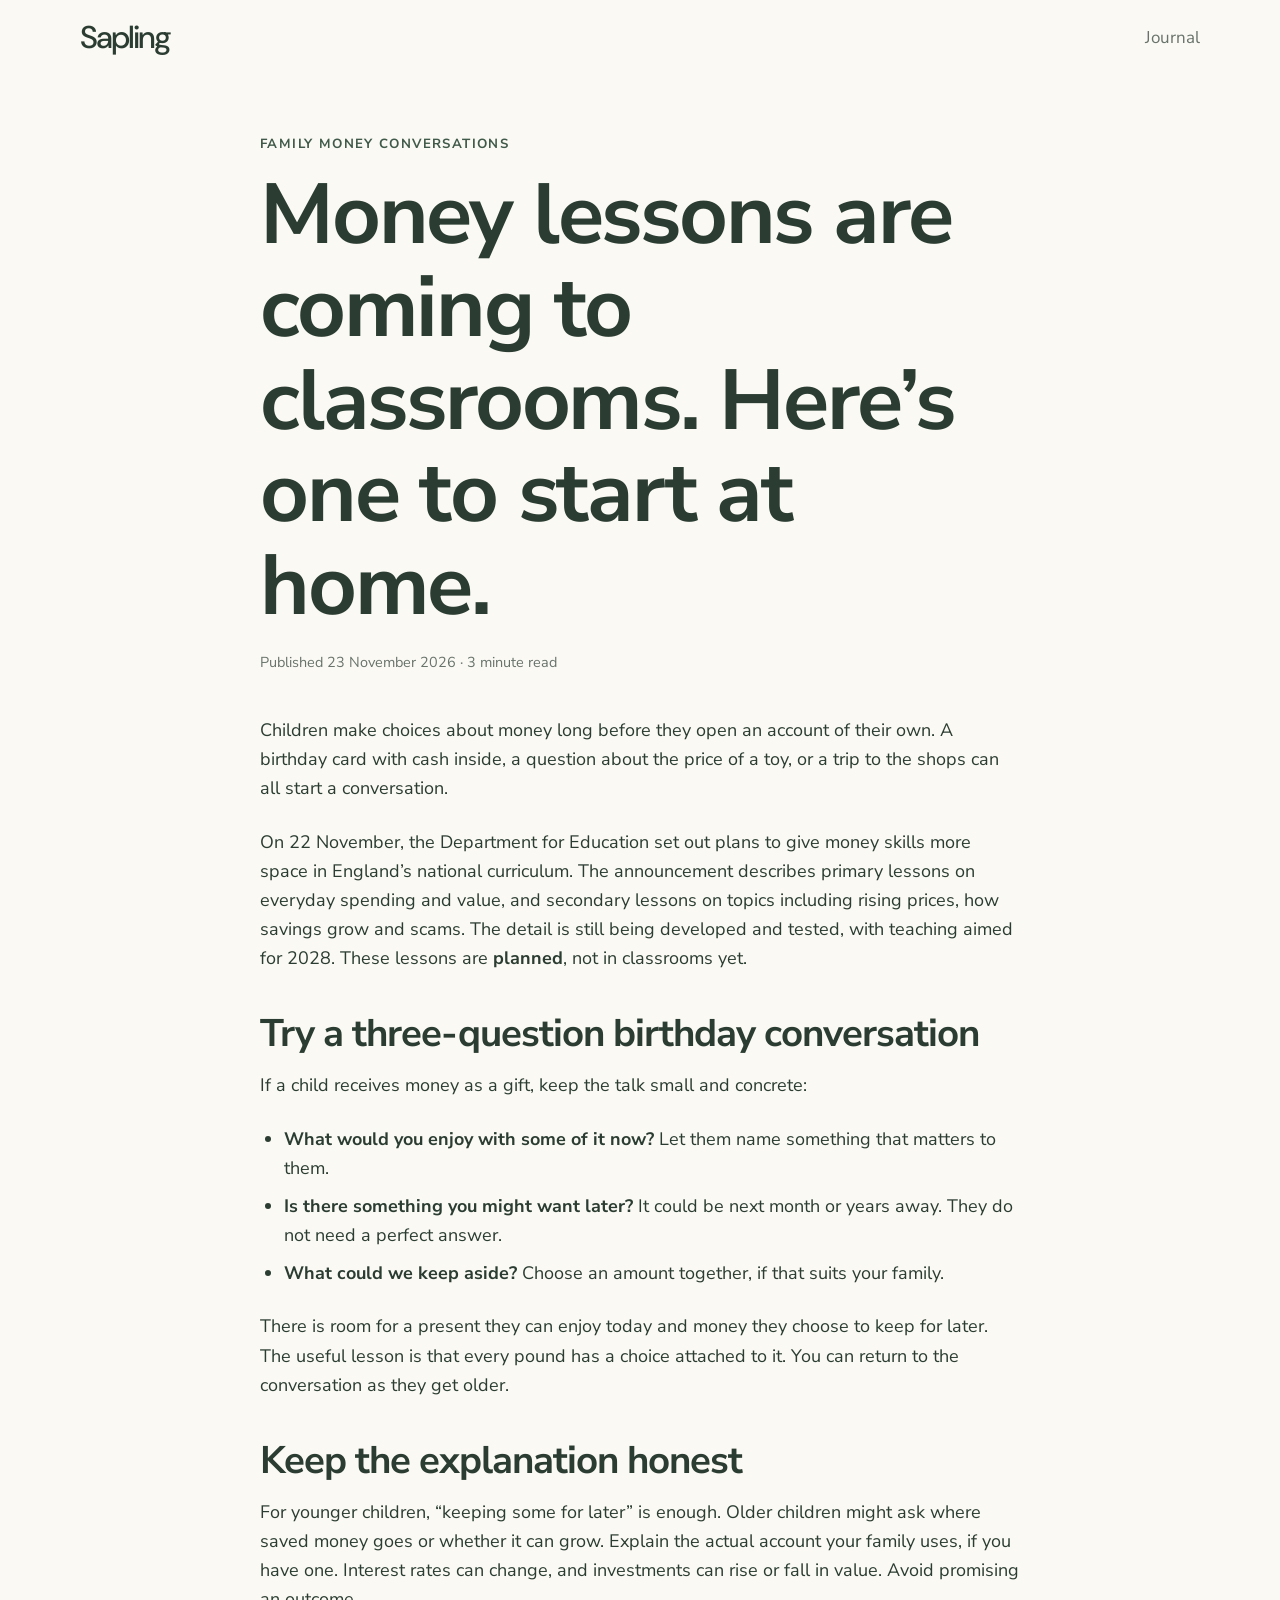
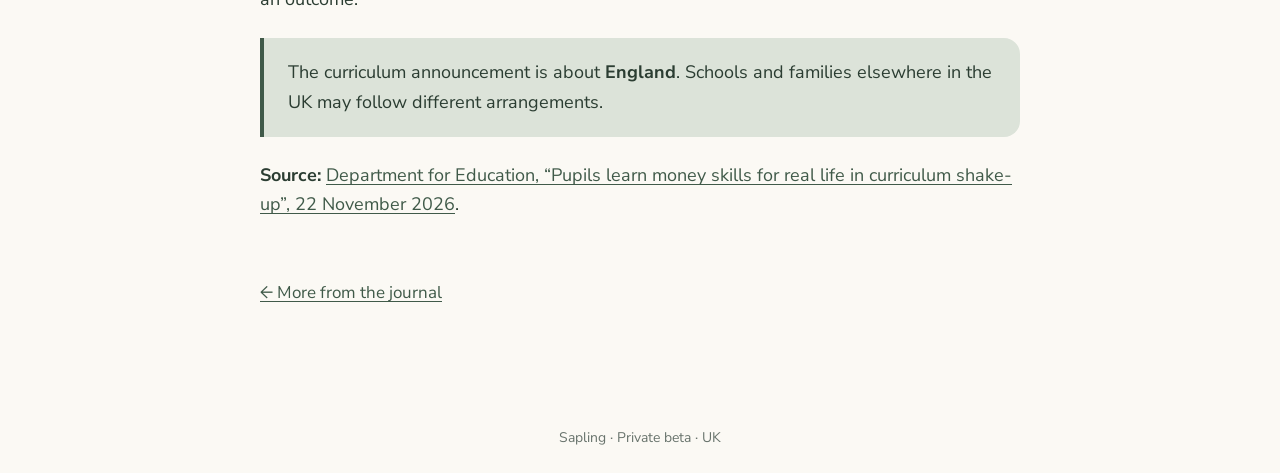
<file: blog/money-lessons-at-school/index.html>
<!doctype html>
<html lang="en-GB">
<head>
  <meta charset="utf-8">
  <meta name="viewport" content="width=device-width,initial-scale=1">
  <meta name="theme-color" content="#405A49">
  <title>Money lessons are coming to classrooms | Sapling</title>
  <meta name="description" content="England's planned school money lessons are a useful prompt for a simple conversation at home. Try these questions with a birthday money gift.">
  <link rel="canonical" href="https://usesapling.co.uk/blog/money-lessons-at-school/">
  <link rel="icon" href="/favicon.svg" type="image/svg+xml">
  <link rel="preconnect" href="https://fonts.googleapis.com">
  <link rel="preconnect" href="https://fonts.gstatic.com" crossorigin>
  <link href="https://fonts.googleapis.com/css2?family=DM+Sans:wght@400;500;600;700&amp;family=Nunito+Sans:wght@400;500;600;700&amp;display=swap" rel="stylesheet">
  <link rel="stylesheet" href="/assets/site.css">
  <link rel="stylesheet" href="/assets/blog.css">
</head>
<body>
  <header class="site-header shell">
    <a class="wordmark" href="/" aria-label="Sapling home">Sapling</a>
    <a class="nav-link" href="/blog/">Journal</a>
  </header>
  <main class="blog-main shell">
    <article class="article">
      <p class="eyebrow">Family money conversations</p>
      <h1>Money lessons are coming to classrooms. Here’s one to start at home.</h1>
      <p class="blog-meta">Published 23 November 2026 · 3 minute read</p>
      <div class="article-body">
        <p>Children make choices about money long before they open an account of their own. A birthday card with cash inside, a question about the price of a toy, or a trip to the shops can all start a conversation.</p>
        <p>On 22 November, the Department for Education set out plans to give money skills more space in England’s national curriculum. The announcement describes primary lessons on everyday spending and value, and secondary lessons on topics including rising prices, how savings grow and scams. The detail is still being developed and tested, with teaching aimed for 2028. These lessons are <strong>planned</strong>, not in classrooms yet.</p>
        <h2>Try a three-question birthday conversation</h2>
        <p>If a child receives money as a gift, keep the talk small and concrete:</p>
        <ul>
          <li><strong>What would you enjoy with some of it now?</strong> Let them name something that matters to them.</li>
          <li><strong>Is there something you might want later?</strong> It could be next month or years away. They do not need a perfect answer.</li>
          <li><strong>What could we keep aside?</strong> Choose an amount together, if that suits your family.</li>
        </ul>
        <p>There is room for a present they can enjoy today and money they choose to keep for later. The useful lesson is that every pound has a choice attached to it. You can return to the conversation as they get older.</p>
        <h2>Keep the explanation honest</h2>
        <p>For younger children, “keeping some for later” is enough. Older children might ask where saved money goes or whether it can grow. Explain the actual account your family uses, if you have one. Interest rates can change, and investments can rise or fall in value. Avoid promising an outcome.</p>
        <p class="article-note">The curriculum announcement is about <strong>England</strong>. Schools and families elsewhere in the UK may follow different arrangements.</p>
        <p><strong>Source:</strong> <a href="https://www.gov.uk/government/news/pupils-learn-money-skills-for-real-life-in-curriculum-shake-up">Department for Education, “Pupils learn money skills for real life in curriculum shake-up”, 22 November 2026</a>.</p>
      </div>
      <a class="blog-back" href="/blog/">← More from the journal</a>
    </article>
  </main>
  <footer class="holding-footer shell">Sapling · Private beta · UK</footer>
</body>
</html>
</file>
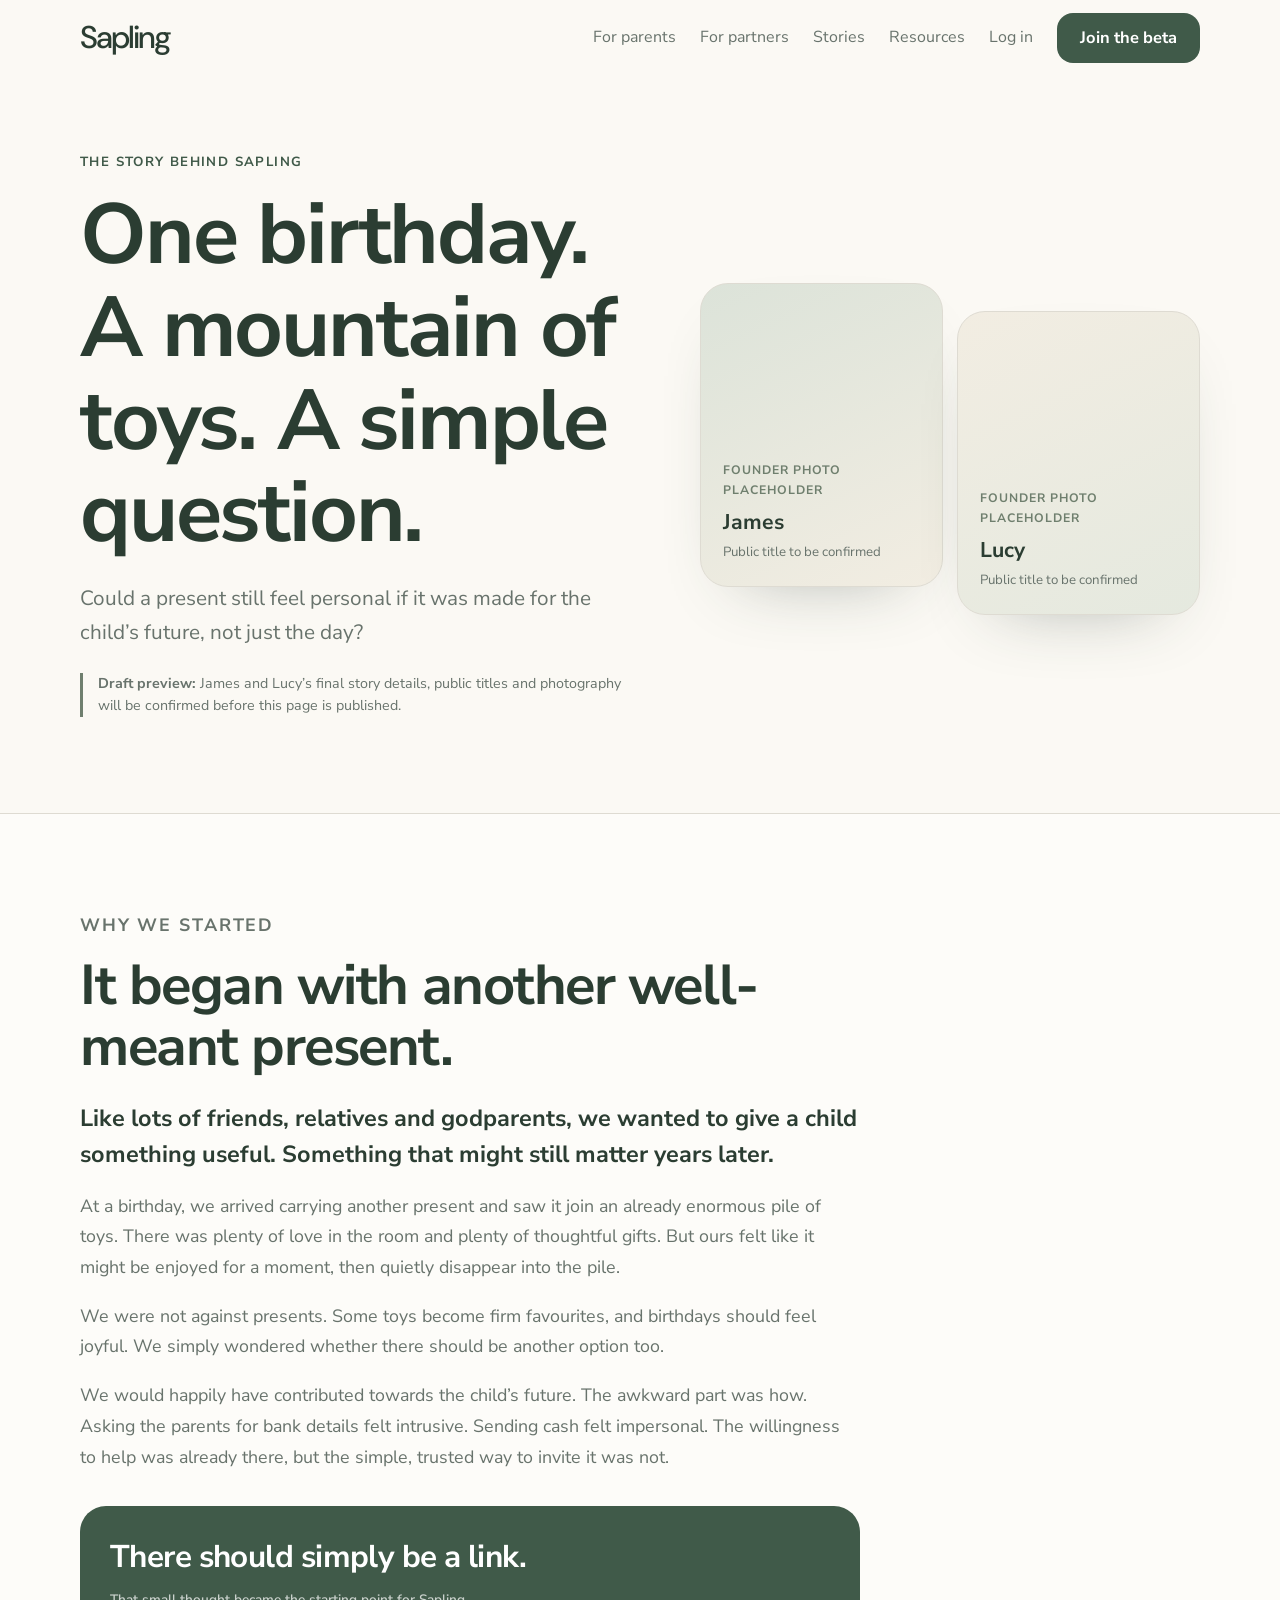
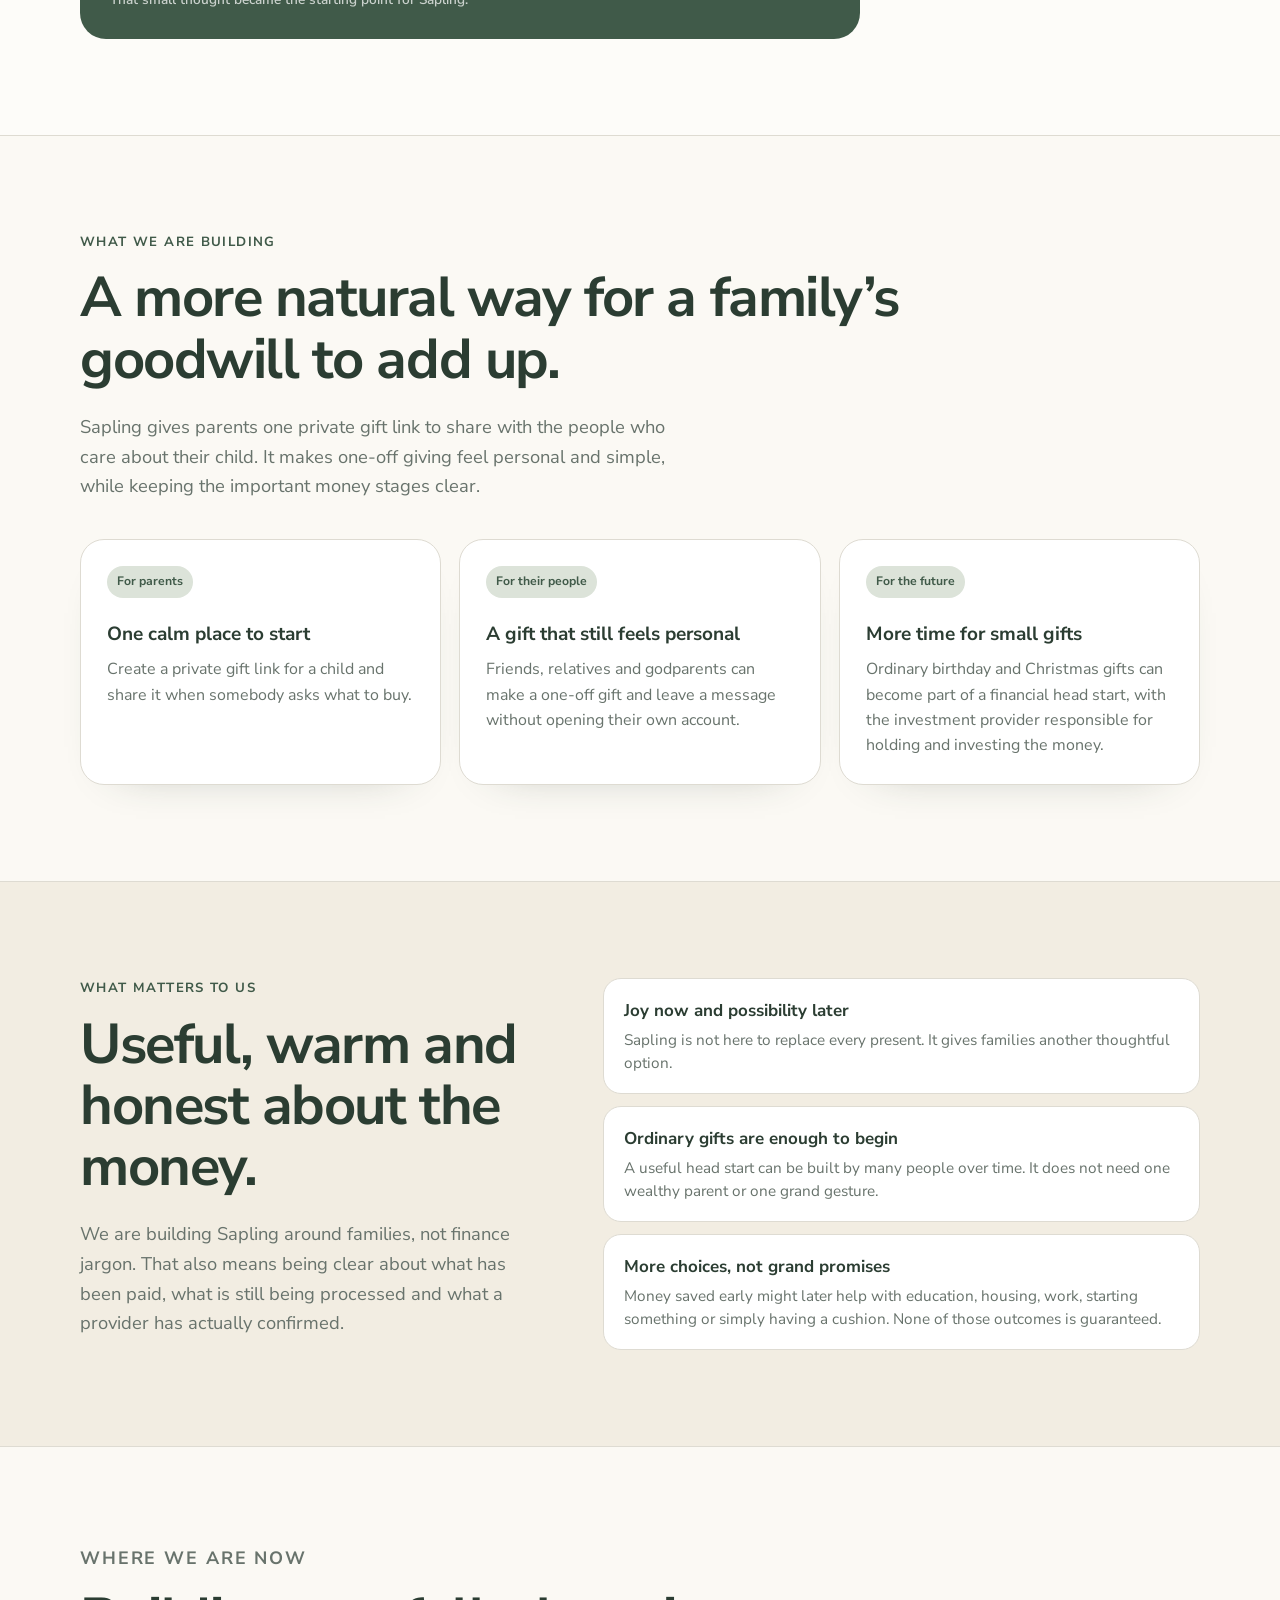
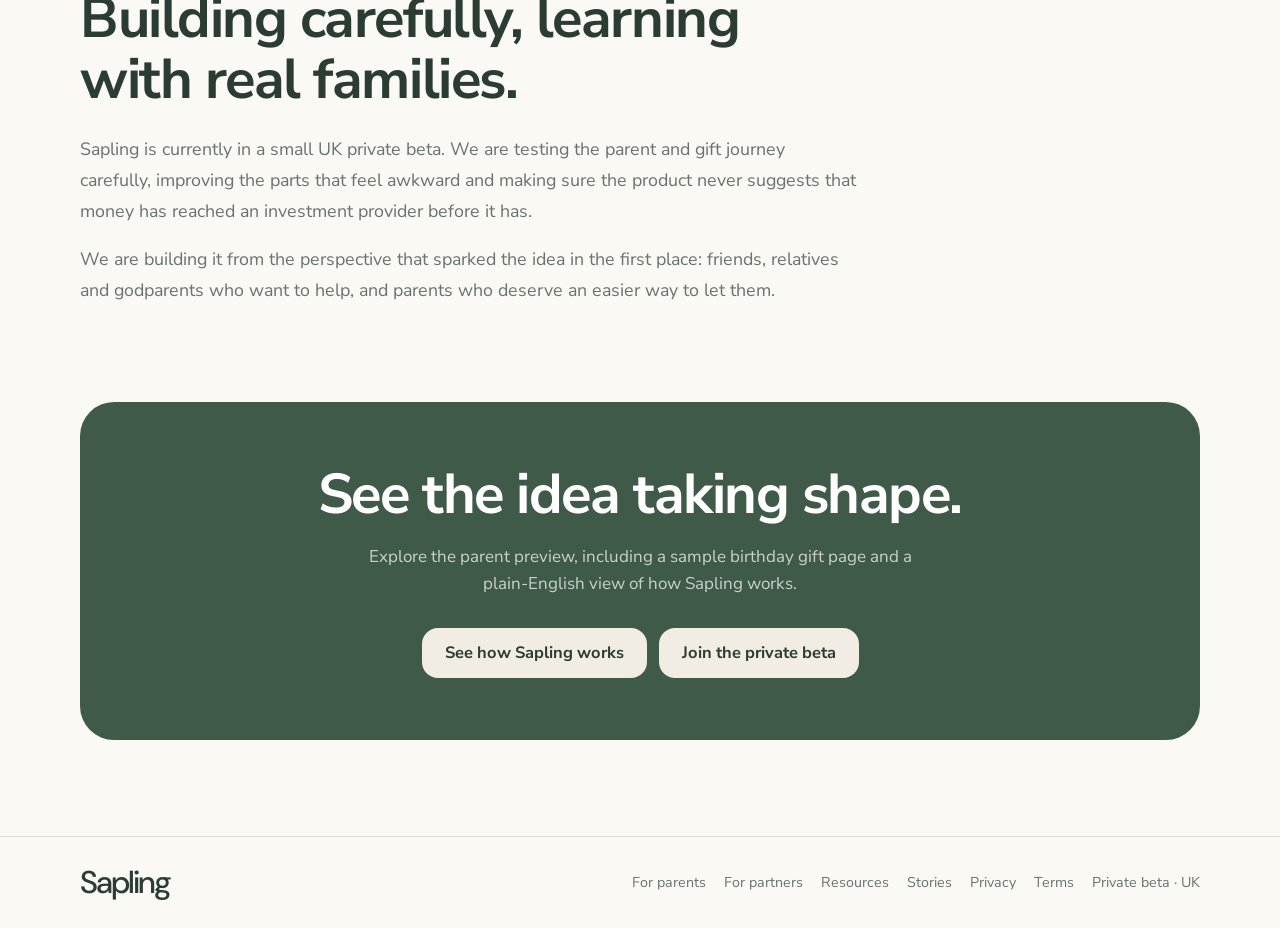
<file: preview/about/index.html>
<!doctype html>
<html lang="en-GB">
<head>
  <meta charset="utf-8">
  <meta name="viewport" content="width=device-width,initial-scale=1">
  <meta name="theme-color" content="#405A49">
  <meta name="robots" content="noindex,nofollow">
  <title>Why we started Sapling | James and Lucy</title>
  <meta name="description" content="The story behind Sapling, a simpler way for friends and family to give towards a child’s future.">
  <meta property="og:type" content="website">
  <meta property="og:title" content="Why we started Sapling">
  <meta property="og:description" content="One birthday, a mountain of toys and a simple question about giving something that could last longer.">
  <meta property="og:url" content="https://usesapling.co.uk/preview/about/">
  <meta property="og:image" content="https://usesapling.co.uk/assets/og.png">
  <meta property="og:image:width" content="1200">
  <meta property="og:image:height" content="630">
  <meta name="twitter:card" content="summary_large_image">
  <meta name="twitter:title" content="Why we started Sapling">
  <meta name="twitter:description" content="The story behind a better way to give towards a child’s future.">
  <meta name="twitter:image" content="https://usesapling.co.uk/assets/og.png">
  <link rel="icon" href="/favicon.svg" type="image/svg+xml">
  <link rel="preconnect" href="https://fonts.googleapis.com">
  <link rel="preconnect" href="https://fonts.gstatic.com" crossorigin>
  <link href="https://fonts.googleapis.com/css2?family=DM+Sans:wght@400;500;600;700&amp;family=Nunito+Sans:wght@400;500;600;700&amp;display=swap" rel="stylesheet">
  <link rel="stylesheet" href="/assets/site.css?v=20260913c">
</head>
<body>
  <header class="shell site-header">
    <a class="wordmark" href="/preview" aria-label="Sapling preview home">Sapling</a>
    <nav class="nav" aria-label="Main navigation">
      <a class="nav-link" href="/preview">For parents</a>
      <a class="nav-link" href="/preview/partners">For partners</a>
      <a class="nav-link" href="/stories">Stories</a>
      <a class="nav-link" href="/resources">Resources</a>
      <a class="nav-link" href="https://app.usesapling.co.uk/login?mode=login">Log in</a>
      <a class="button button-primary" href="https://app.usesapling.co.uk/login?mode=signup">Join the beta</a>
    </nav>
  </header>

  <main>
    <section class="editorial-hero shell">
      <div class="editorial-hero-grid">
        <div>
          <p class="eyebrow">The story behind Sapling</p>
          <h1>One birthday. A mountain of toys. A simple question.</h1>
          <p class="lead">Could a present still feel personal if it was made for the child’s future, not just the day?</p>
          <p class="draft-note"><strong>Draft preview:</strong> James and Lucy’s final story details, public titles and photography will be confirmed before this page is published.</p>
        </div>
        <div class="founder-photo-grid" aria-label="Founder photograph placeholders">
          <div class="founder-photo-placeholder" role="img" aria-label="Photo placeholder for James">
            <span>Founder photo placeholder</span>
            <strong>James</strong>
            <small>Public title to be confirmed</small>
          </div>
          <div class="founder-photo-placeholder" role="img" aria-label="Photo placeholder for Lucy">
            <span>Founder photo placeholder</span>
            <strong>Lucy</strong>
            <small>Public title to be confirmed</small>
          </div>
        </div>
      </div>
    </section>

    <section class="band">
      <div class="section shell">
        <div class="story-copy">
          <p class="eyebrow">Why we started</p>
          <h2>It began with another well-meant present.</h2>
          <p class="story-opening">Like lots of friends, relatives and godparents, we wanted to give a child something useful. Something that might still matter years later.</p>
          <p>At a birthday, we arrived carrying another present and saw it join an already enormous pile of toys. There was plenty of love in the room and plenty of thoughtful gifts. But ours felt like it might be enjoyed for a moment, then quietly disappear into the pile.</p>
          <p>We were not against presents. Some toys become firm favourites, and birthdays should feel joyful. We simply wondered whether there should be another option too.</p>
          <p>We would happily have contributed towards the child’s future. The awkward part was how. Asking the parents for bank details felt intrusive. Sending cash felt impersonal. The willingness to help was already there, but the simple, trusted way to invite it was not.</p>
          <blockquote class="story-quote">There should simply be a link.<small>That small thought became the starting point for Sapling.</small></blockquote>
        </div>
      </div>
    </section>

    <section class="section shell">
      <div class="section-intro wide-intro">
        <p class="eyebrow">What we are building</p>
        <h2>A more natural way for a family’s goodwill to add up.</h2>
        <p class="lead">Sapling gives parents one private gift link to share with the people who care about their child. It makes one-off giving feel personal and simple, while keeping the important money stages clear.</p>
      </div>
      <div class="status-grid">
        <article class="status-card"><span class="status-label">For parents</span><h3>One calm place to start</h3><p>Create a private gift link for a child and share it when somebody asks what to buy.</p></article>
        <article class="status-card"><span class="status-label">For their people</span><h3>A gift that still feels personal</h3><p>Friends, relatives and godparents can make a one-off gift and leave a message without opening their own account.</p></article>
        <article class="status-card"><span class="status-label">For the future</span><h3>More time for small gifts</h3><p>Ordinary birthday and Christmas gifts can become part of a financial head start, with the investment provider responsible for holding and investing the money.</p></article>
      </div>
    </section>

    <section class="impact-band">
      <div class="section shell promise-grid">
        <div class="section-intro">
          <p class="eyebrow">What matters to us</p>
          <h2>Useful, warm and honest about the money.</h2>
          <p class="lead">We are building Sapling around families, not finance jargon. That also means being clear about what has been paid, what is still being processed and what a provider has actually confirmed.</p>
        </div>
        <ul class="promise-list">
          <li><strong>Joy now and possibility later</strong><span>Sapling is not here to replace every present. It gives families another thoughtful option.</span></li>
          <li><strong>Ordinary gifts are enough to begin</strong><span>A useful head start can be built by many people over time. It does not need one wealthy parent or one grand gesture.</span></li>
          <li><strong>More choices, not grand promises</strong><span>Money saved early might later help with education, housing, work, starting something or simply having a cushion. None of those outcomes is guaranteed.</span></li>
        </ul>
      </div>
    </section>

    <section class="section shell">
      <div class="story-copy">
        <p class="eyebrow">Where we are now</p>
        <h2>Building carefully, learning with real families.</h2>
        <p>Sapling is currently in a small UK private beta. We are testing the parent and gift journey carefully, improving the parts that feel awkward and making sure the product never suggests that money has reached an investment provider before it has.</p>
        <p>We are building it from the perspective that sparked the idea in the first place: friends, relatives and godparents who want to help, and parents who deserve an easier way to let them.</p>
      </div>
    </section>

    <section class="cta shell">
      <h2>See the idea taking shape.</h2>
      <p>Explore the parent preview, including a sample birthday gift page and a plain-English view of how Sapling works.</p>
      <div class="actions" style="justify-content:center">
        <a class="button" href="/preview">See how Sapling works</a>
        <a class="button" href="https://app.usesapling.co.uk/login?mode=signup">Join the private beta</a>
      </div>
    </section>
  </main>

  <footer class="site-footer">
    <div class="footer-inner shell">
      <a class="wordmark" href="/preview">Sapling</a>
      <div class="footer-links"><a href="/preview">For parents</a><a href="/preview/partners">For partners</a><a href="/resources">Resources</a><a href="/stories">Stories</a><a href="/privacy">Privacy</a><a href="/terms">Terms</a><span>Private beta · UK</span></div>
    </div>
  </footer>
</body>
</html>
</file>
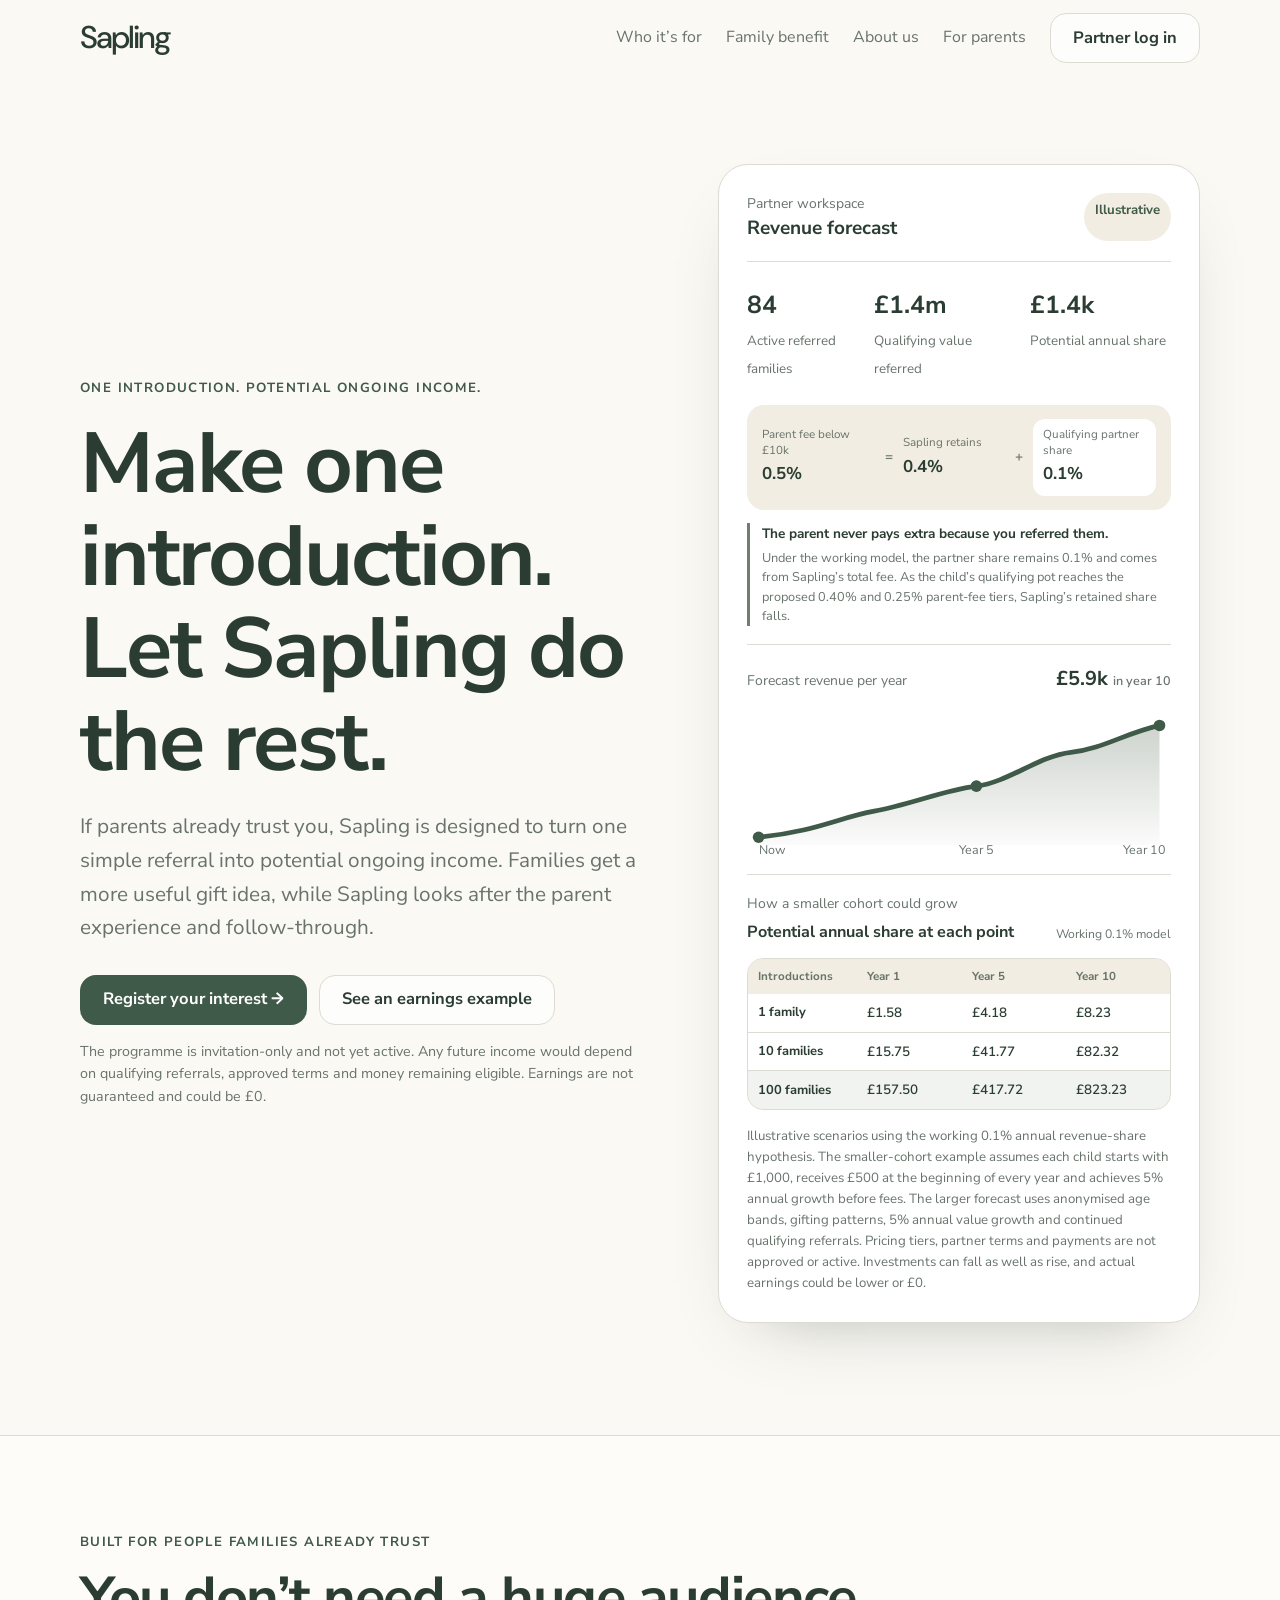
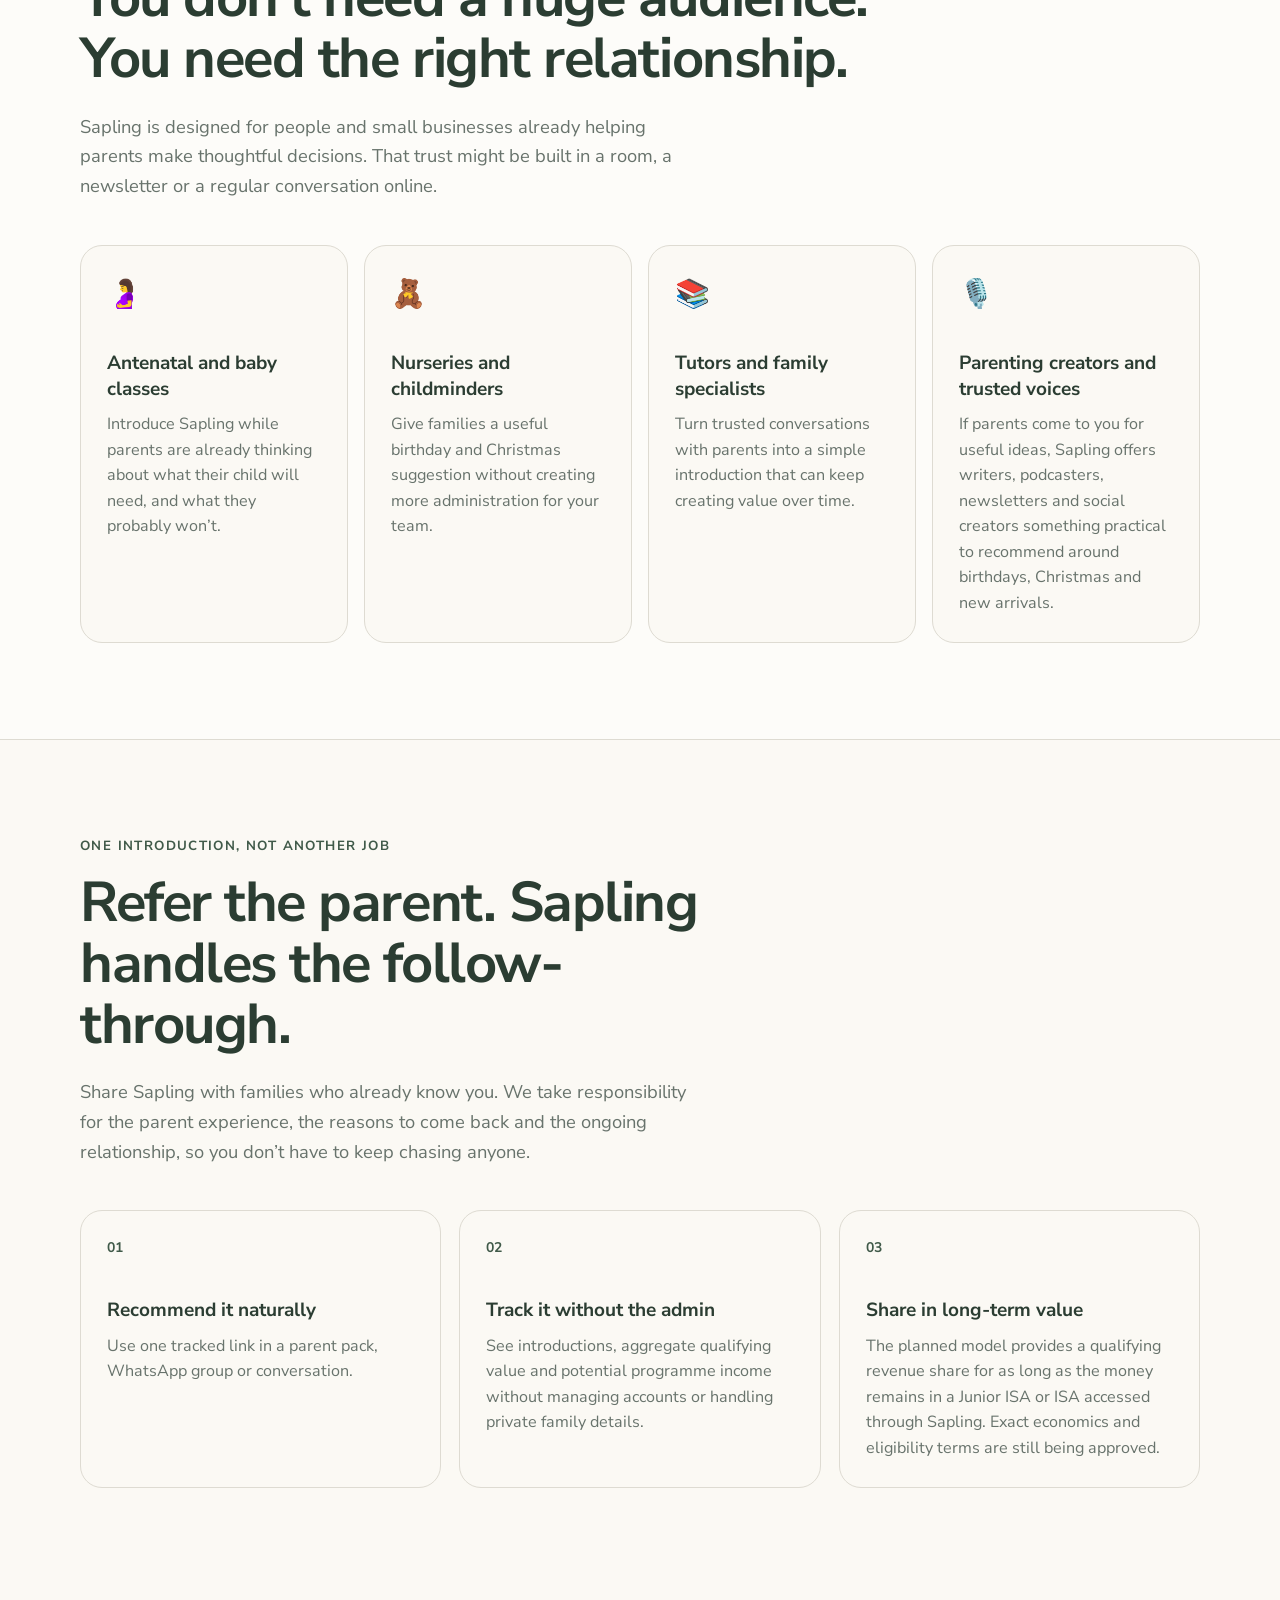
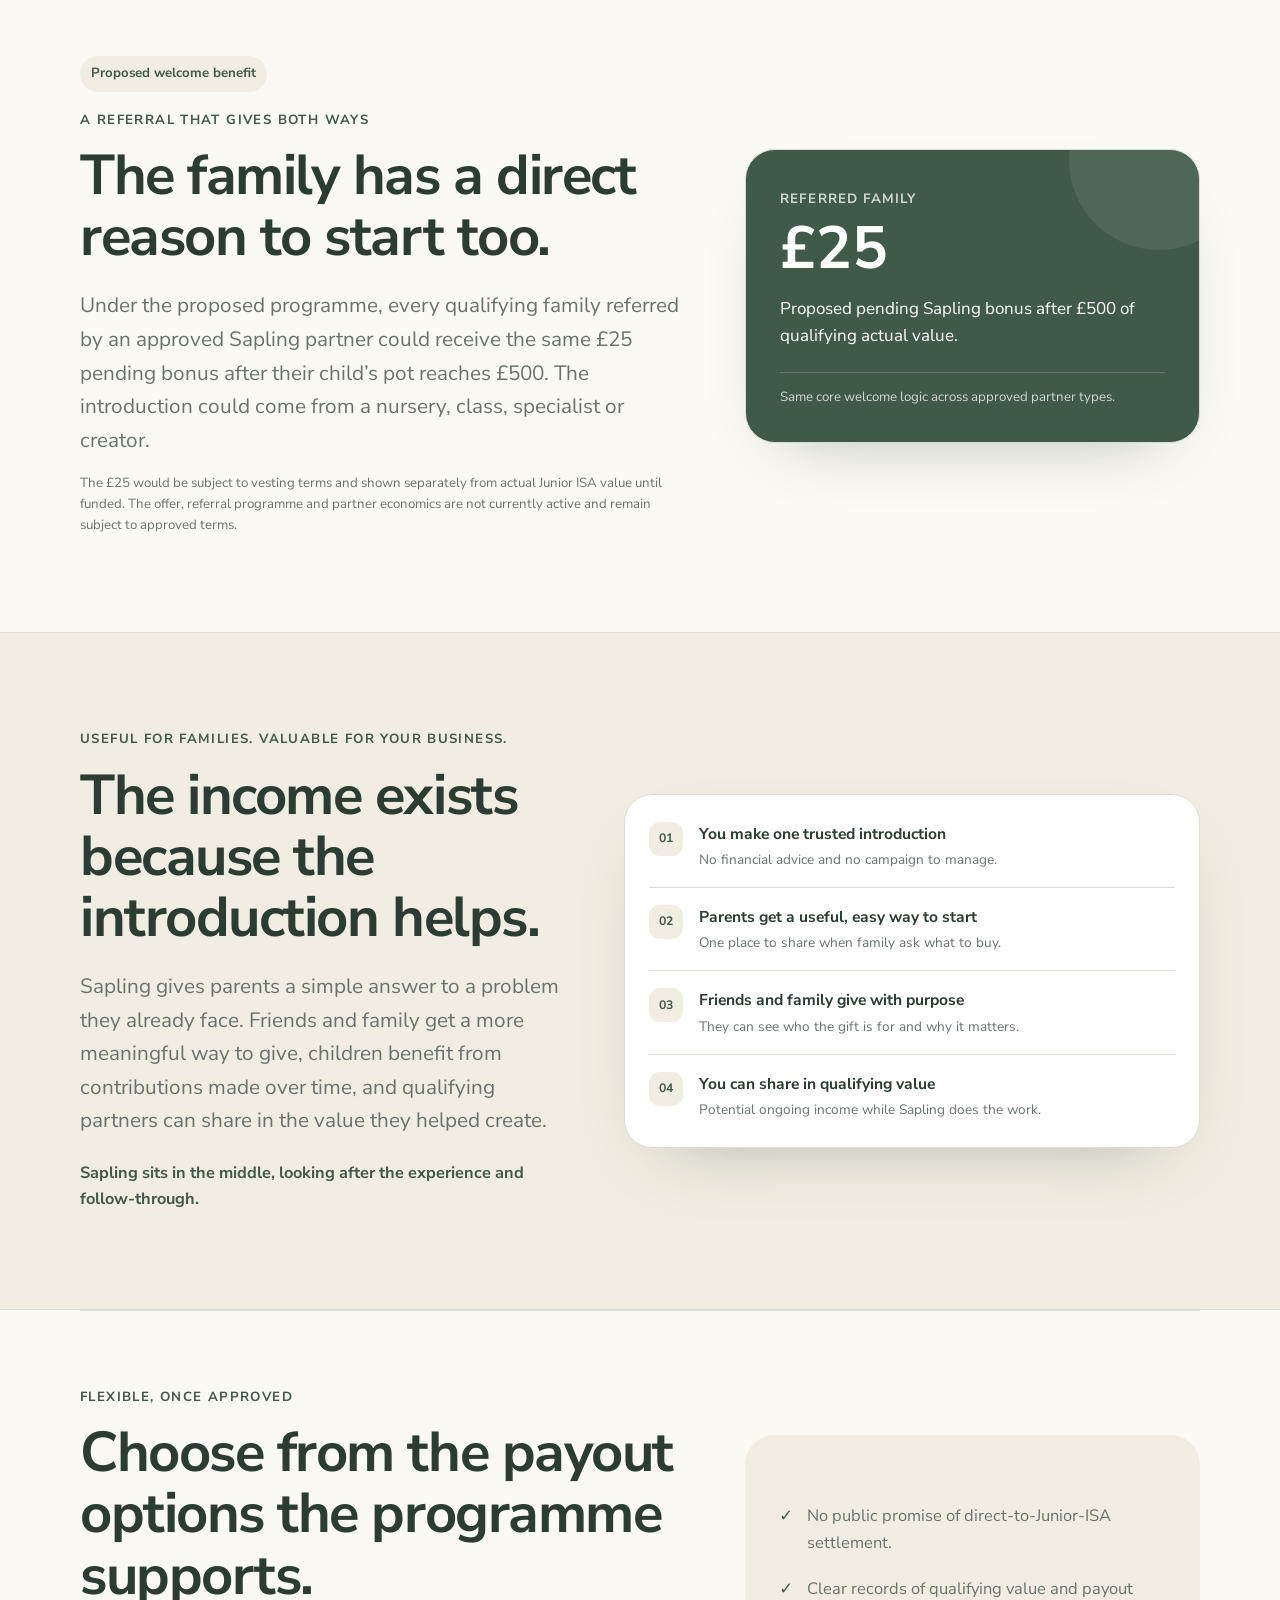
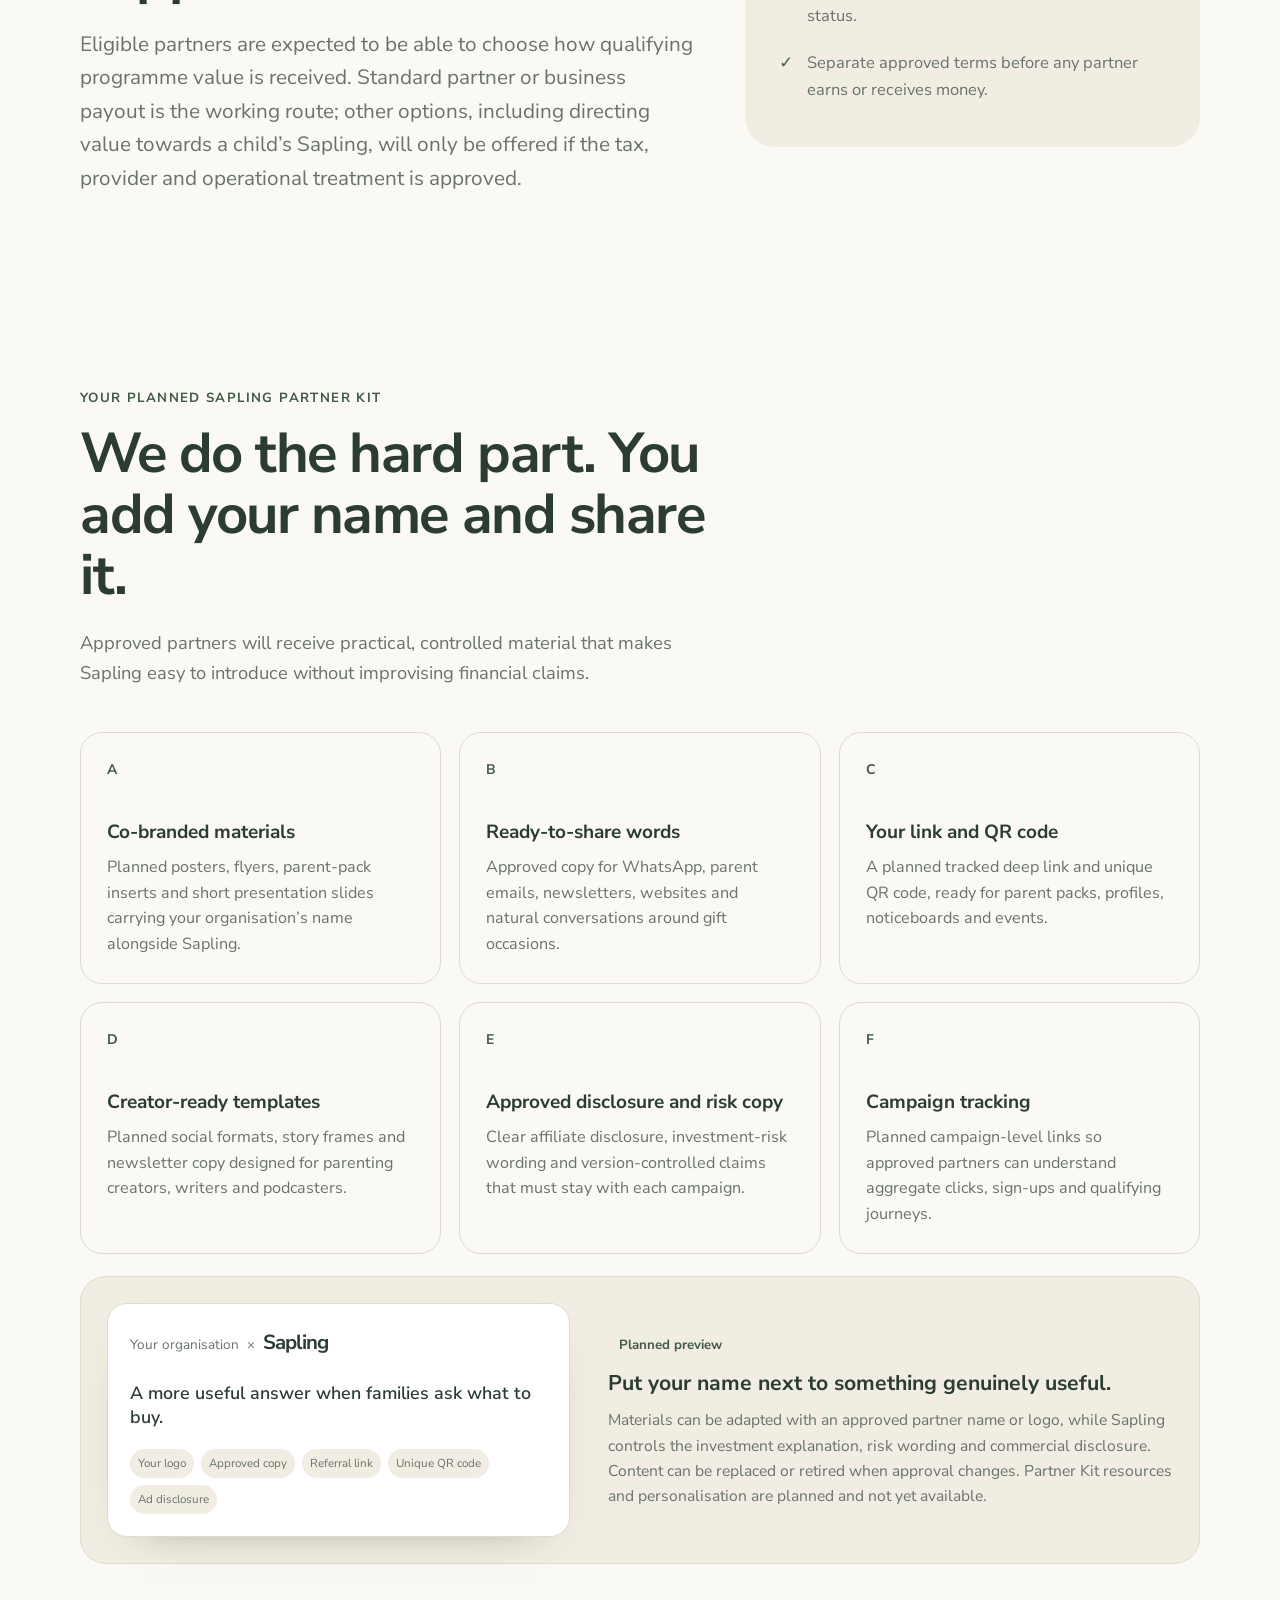
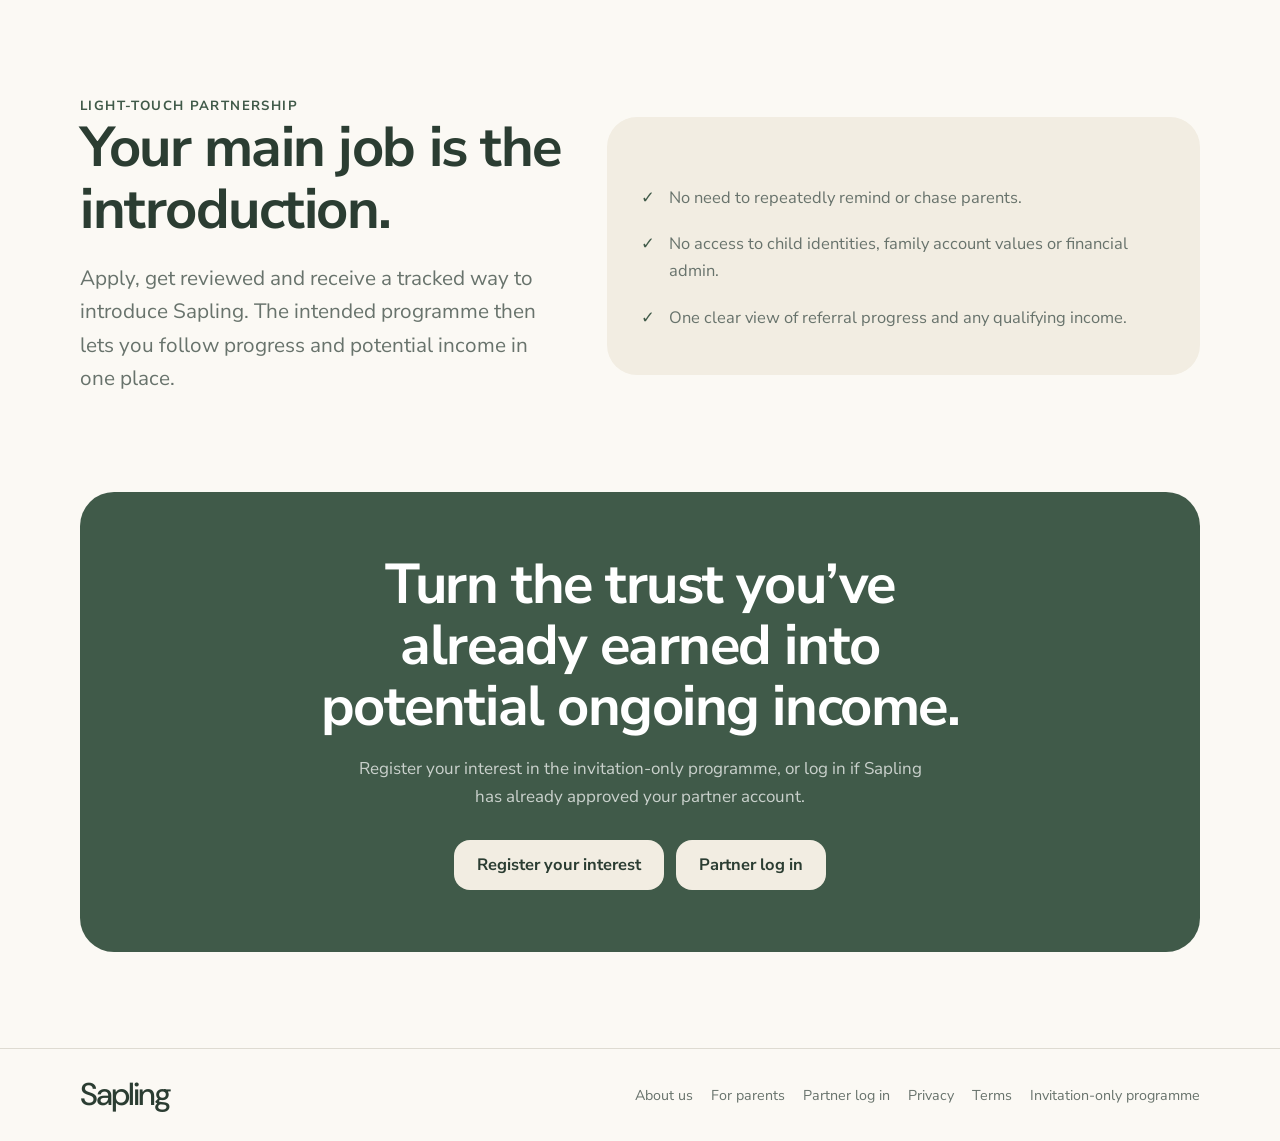
<file: preview/partners/index.html>
<!doctype html>
<html lang="en-GB">
<head>
  <meta charset="utf-8"><meta name="viewport" content="width=device-width,initial-scale=1"><meta name="theme-color" content="#405A49">
  <title>Sapling for partners | Simple referrals. Ongoing income.</title><meta name="description" content="Introduce families to Sapling once, track every referral simply and build potential ongoing income while Sapling does the follow-through.">
  <meta property="og:type" content="website"><meta property="og:title" content="Sapling for partners | Simple referrals. Ongoing income."><meta property="og:description" content="A useful recommendation for families, with a proposed long-term partner model built around trusted introductions."><meta property="og:url" content="https://usesapling.co.uk/preview/partners/"><meta property="og:image" content="https://usesapling.co.uk/assets/og.png"><meta property="og:image:width" content="1200"><meta property="og:image:height" content="630"><meta name="twitter:card" content="summary_large_image"><meta name="twitter:title" content="Sapling for partners"><meta name="twitter:description" content="Make one trusted introduction. Let Sapling do the follow-through."><meta name="twitter:image" content="https://usesapling.co.uk/assets/og.png">
  <link rel="icon" href="/favicon.svg" type="image/svg+xml"><link rel="preconnect" href="https://fonts.googleapis.com"><link rel="preconnect" href="https://fonts.gstatic.com" crossorigin><link href="https://fonts.googleapis.com/css2?family=DM+Sans:wght@400;500;600;700&amp;family=Nunito+Sans:wght@400;500;600;700&amp;display=swap" rel="stylesheet"><link rel="stylesheet" href="/assets/site.css?v=20260913c">
</head>
<body>
  <header class="shell site-header"><a class="wordmark" href="/preview">Sapling</a><nav class="nav" aria-label="Main navigation"><a class="nav-link" href="#partner-fit">Who it’s for</a><a class="nav-link" href="#family-benefit">Family benefit</a><a class="nav-link" href="/preview/about">About us</a><a class="nav-link" href="/preview">For parents</a><a class="button button-secondary" href="https://app.usesapling.co.uk/login?partner=1">Partner log in</a></nav></header>

  <main>
    <section class="hero partner-hero shell">
      <div><p class="eyebrow">One introduction. Potential ongoing income.</p><h1>Make one introduction. Let Sapling do the rest.</h1><p class="lead">If parents already trust you, Sapling is designed to turn one simple referral into potential ongoing income. Families get a more useful gift idea, while Sapling looks after the parent experience and follow-through.</p><div class="actions"><a class="button button-primary" href="mailto:partners@usesapling.co.uk?subject=Sapling%20partner%20interest">Register your interest →</a><a class="button button-secondary" href="#partner-forecast">See an earnings example</a></div><p class="hero-note" role="note">The programme is invitation-only and not yet active. Any future income would depend on qualifying referrals, approved terms and money remaining eligible. Earnings are not guaranteed and could be £0.</p></div>

      <div class="partner-card partner-forecast-card" id="partner-forecast">
        <div class="partner-card-head"><div><p class="card-label">Partner workspace</p><h3>Revenue forecast</h3></div><span class="sample">Illustrative</span></div>
        <div class="stats partner-stats"><div class="stat"><strong>84</strong><span>Active referred families</span></div><div class="stat"><strong>£1.4m</strong><span>Qualifying value referred</span></div><div class="stat"><strong>£1.4k</strong><span>Potential annual share</span></div></div>
        <div class="fee-model" aria-label="Working model at the first pricing tier: the planned 0.5% parent fee is split into 0.4% retained by Sapling plus a 0.1% qualifying partner share"><span><small>Parent fee below £10k</small><strong>0.5%</strong></span><span class="fee-operator" aria-hidden="true">=</span><span><small>Sapling retains</small><strong>0.4%</strong></span><span class="fee-operator" aria-hidden="true">+</span><span class="partner-share"><small>Qualifying partner share</small><strong>0.1%</strong></span></div>
        <div class="partner-tier-note"><strong>The parent never pays extra because you referred them.</strong><span>Under the working model, the partner share remains 0.1% and comes from Sapling’s total fee. As the child’s qualifying pot reaches the proposed 0.40% and 0.25% parent-fee tiers, Sapling’s retained share falls.</span></div>
        <div class="chart-title"><span>Forecast revenue per year</span><strong>£5.9k <small>in year 10</small></strong></div>
        <svg class="revenue-chart" viewBox="0 0 440 150" role="img" aria-label="Illustrative partner annual revenue increasing from £1,400 now to £5,900 in year ten">
          <defs><linearGradient id="partner-area" x1="0" x2="0" y1="0" y2="1"><stop offset="0%" stop-color="#6f7f6e" stop-opacity=".34"/><stop offset="100%" stop-color="#6f7f6e" stop-opacity=".03"/></linearGradient></defs>
          <path d="M12 132 C72 126 94 112 132 105 S205 83 238 79 S302 48 336 44 S390 25 428 16 L428 140 L12 140 Z" fill="url(#partner-area)"/>
          <path d="M12 132 C72 126 94 112 132 105 S205 83 238 79 S302 48 336 44 S390 25 428 16" fill="none" stroke="#405a49" stroke-width="5" stroke-linecap="round"/>
          <circle cx="12" cy="132" r="6" fill="#405a49"/><circle cx="238" cy="79" r="6" fill="#405a49"/><circle cx="428" cy="16" r="6" fill="#405a49"/>
          <g fill="#68736c" font-family="Nunito Sans, sans-serif" font-size="13"><text x="12" y="149">Now</text><text x="220" y="149">Year 5</text><text x="390" y="149">Year 10</text></g>
        </svg>
        <div class="scale-example">
          <div class="scale-intro"><div><p class="card-label">How a smaller cohort could grow</p><h4>Potential annual share at each point</h4></div><span>Working 0.1% model</span></div>
          <div class="scale-table" role="table" aria-label="Illustrative annual partner revenue share by families referred and year">
            <div class="scale-table-head" role="row"><span role="columnheader">Introductions</span><span role="columnheader">Year 1</span><span role="columnheader">Year 5</span><span role="columnheader">Year 10</span></div>
            <div class="scale-row" role="row"><strong class="scale-family" role="rowheader">1 family</strong><span role="cell"><small>Year 1</small>£1.58</span><span role="cell"><small>Year 5</small>£4.18</span><span role="cell"><small>Year 10</small>£8.23</span></div>
            <div class="scale-row" role="row"><strong class="scale-family" role="rowheader">10 families</strong><span role="cell"><small>Year 1</small>£15.75</span><span role="cell"><small>Year 5</small>£41.77</span><span role="cell"><small>Year 10</small>£82.32</span></div>
            <div class="scale-row scale-row-featured" role="row"><strong class="scale-family" role="rowheader">100 families</strong><span role="cell"><small>Year 1</small>£157.50</span><span role="cell"><small>Year 5</small>£417.72</span><span role="cell"><small>Year 10</small>£823.23</span></div>
          </div>
        </div>
        <p class="fine-print">Illustrative scenarios using the working 0.1% annual revenue-share hypothesis. The smaller-cohort example assumes each child starts with £1,000, receives £500 at the beginning of every year and achieves 5% annual growth before fees. The larger forecast uses anonymised age bands, gifting patterns, 5% annual value growth and continued qualifying referrals. Pricing tiers, partner terms and payments are not approved or active. Investments can fall as well as rise, and actual earnings could be lower or £0.</p>
      </div>
    </section>

    <section class="band" id="partner-fit"><div class="section shell"><div class="section-intro wide-intro"><p class="eyebrow">Built for people families already trust</p><h2>You don’t need a huge audience. You need the right relationship.</h2><p class="lead">Sapling is designed for people and small businesses already helping parents make thoughtful decisions. That trust might be built in a room, a newsletter or a regular conversation online.</p></div><div class="grid-4"><article class="info-card"><span class="occasion-icon">🤰</span><h3>Antenatal and baby classes</h3><p>Introduce Sapling while parents are already thinking about what their child will need, and what they probably won’t.</p></article><article class="info-card"><span class="occasion-icon">🧸</span><h3>Nurseries and childminders</h3><p>Give families a useful birthday and Christmas suggestion without creating more administration for your team.</p></article><article class="info-card"><span class="occasion-icon">📚</span><h3>Tutors and family specialists</h3><p>Turn trusted conversations with parents into a simple introduction that can keep creating value over time.</p></article><article class="info-card"><span class="occasion-icon">🎙️</span><h3>Parenting creators and trusted voices</h3><p>If parents come to you for useful ideas, Sapling offers writers, podcasters, newsletters and social creators something practical to recommend around birthdays, Christmas and new arrivals.</p></article></div></div></section>

    <section class="section shell" id="partner-model"><div class="section-intro"><p class="eyebrow">One introduction, not another job</p><h2>Refer the parent. Sapling handles the follow-through.</h2><p class="lead">Share Sapling with families who already know you. We take responsibility for the parent experience, the reasons to come back and the ongoing relationship, so you don’t have to keep chasing anyone.</p></div><div class="grid-3"><article class="info-card"><span class="number">01</span><h3>Recommend it naturally</h3><p>Use one tracked link in a parent pack, WhatsApp group or conversation.</p></article><article class="info-card"><span class="number">02</span><h3>Track it without the admin</h3><p>See introductions, aggregate qualifying value and potential programme income without managing accounts or handling private family details.</p></article><article class="info-card"><span class="number">03</span><h3>Share in long-term value</h3><p>The planned model provides a qualifying revenue share for as long as the money remains in a Junior ISA or ISA accessed through Sapling. Exact economics and eligibility terms are still being approved.</p></article></div></section>

    <section class="section shell family-benefit" id="family-benefit"><div><span class="sample">Proposed welcome benefit</span><p class="eyebrow">A referral that gives both ways</p><h2>The family has a direct reason to start too.</h2><p class="lead">Under the proposed programme, every qualifying family referred by an approved Sapling partner could receive the same £25 pending bonus after their child’s pot reaches £500. The introduction could come from a nursery, class, specialist or creator.</p><p class="fine-print">The £25 would be subject to vesting terms and shown separately from actual Junior ISA value until funded. The offer, referral programme and partner economics are not currently active and remain subject to approved terms.</p></div><div class="benefit-card"><span>Referred family</span><strong>£25</strong><p>Proposed pending Sapling bonus after £500 of qualifying actual value.</p><small>Same core welcome logic across approved partner types.</small></div></section>

    <section class="impact-band"><div class="section shell value-loop-grid"><div><p class="eyebrow">Useful for families. Valuable for your business.</p><h2>The income exists because the introduction helps.</h2><p class="lead">Sapling gives parents a simple answer to a problem they already face. Friends and family get a more meaningful way to give, children benefit from contributions made over time, and qualifying partners can share in the value they helped create.</p><p class="value-loop-note">Sapling sits in the middle, looking after the experience and follow-through.</p></div><div class="value-loop" aria-label="How a Sapling partnership creates value"><div><span>01</span><p><strong>You make one trusted introduction</strong><small>No financial advice and no campaign to manage.</small></p></div><div><span>02</span><p><strong>Parents get a useful, easy way to start</strong><small>One place to share when family ask what to buy.</small></p></div><div><span>03</span><p><strong>Friends and family give with purpose</strong><small>They can see who the gift is for and why it matters.</small></p></div><div><span>04</span><p><strong>You can share in qualifying value</strong><small>Potential ongoing income while Sapling does the work.</small></p></div></div></div></section>

    <section class="section shell payout-choice"><div><p class="eyebrow">Flexible, once approved</p><h2>Choose from the payout options the programme supports.</h2><p class="lead">Eligible partners are expected to be able to choose how qualifying programme value is received. Standard partner or business payout is the working route; other options, including directing value towards a child’s Sapling, will only be offered if the tax, provider and operational treatment is approved.</p></div><div class="trust-panel"><ul><li>No public promise of direct-to-Junior-ISA settlement.</li><li>Clear records of qualifying value and payout status.</li><li>Separate approved terms before any partner earns or receives money.</li></ul></div></section>

    <section class="section shell"><div class="section-intro"><p class="eyebrow">Your planned Sapling Partner Kit</p><h2>We do the hard part. You add your name and share it.</h2><p class="lead">Approved partners will receive practical, controlled material that makes Sapling easy to introduce without improvising financial claims.</p></div><div class="grid-3"><article class="info-card"><span class="number">A</span><h3>Co-branded materials</h3><p>Planned posters, flyers, parent-pack inserts and short presentation slides carrying your organisation’s name alongside Sapling.</p></article><article class="info-card"><span class="number">B</span><h3>Ready-to-share words</h3><p>Approved copy for WhatsApp, parent emails, newsletters, websites and natural conversations around gift occasions.</p></article><article class="info-card"><span class="number">C</span><h3>Your link and QR code</h3><p>A planned tracked deep link and unique QR code, ready for parent packs, profiles, noticeboards and events.</p></article><article class="info-card"><span class="number">D</span><h3>Creator-ready templates</h3><p>Planned social formats, story frames and newsletter copy designed for parenting creators, writers and podcasters.</p></article><article class="info-card"><span class="number">E</span><h3>Approved disclosure and risk copy</h3><p>Clear affiliate disclosure, investment-risk wording and version-controlled claims that must stay with each campaign.</p></article><article class="info-card"><span class="number">F</span><h3>Campaign tracking</h3><p>Planned campaign-level links so approved partners can understand aggregate clicks, sign-ups and qualifying journeys.</p></article></div><div class="kit-preview"><div class="kit-mock" aria-label="Planned co-branded partner material preview"><div class="kit-mock-head"><span>Your organisation</span><span>×</span><strong>Sapling</strong></div><p>A more useful answer when families ask what to buy.</p><div class="kit-mock-meta"><span>Your logo</span><span>Approved copy</span><span>Referral link</span><span>Unique QR code</span><span>Ad disclosure</span></div></div><div><span class="sample">Planned preview</span><h3>Put your name next to something genuinely useful.</h3><p>Materials can be adapted with an approved partner name or logo, while Sapling controls the investment explanation, risk wording and commercial disclosure. Content can be replaced or retired when approval changes. Partner Kit resources and personalisation are planned and not yet available.</p></div></div></section>

    <section class="section shell trust-grid compact-section"><div><p class="eyebrow">Light-touch partnership</p><h2>Your main job is the introduction.</h2><p class="lead">Apply, get reviewed and receive a tracked way to introduce Sapling. The intended programme then lets you follow progress and potential income in one place.</p></div><div class="trust-panel"><ul><li>No need to repeatedly remind or chase parents.</li><li>No access to child identities, family account values or financial admin.</li><li>One clear view of referral progress and any qualifying income.</li></ul></div></section>

    <section class="cta shell"><h2>Turn the trust you’ve already earned into potential ongoing income.</h2><p>Register your interest in the invitation-only programme, or log in if Sapling has already approved your partner account.</p><div class="actions" style="justify-content:center"><a class="button" href="mailto:partners@usesapling.co.uk?subject=Sapling%20partner%20interest">Register your interest</a><a class="button" href="https://app.usesapling.co.uk/login?partner=1">Partner log in</a></div></section>
  </main>

  <footer class="site-footer"><div class="footer-inner shell"><a class="wordmark" href="/preview">Sapling</a><div class="footer-links"><a href="/preview/about">About us</a><a href="/preview">For parents</a><a href="https://app.usesapling.co.uk/login?partner=1">Partner log in</a><a href="/privacy">Privacy</a><a href="/terms">Terms</a><span>Invitation-only programme</span></div></div></footer>
</body>
</html>
</file>
<file: assets/site.css>
:root {
  --ink: #2b3d32; --green: #405a49; --green-hover: #344a3c; --sage: #6f7f6e;
  --sage-soft: #dce3d9; --linen: #f2ede2; --paper: #fbf9f4; --white: #fff;
  --muted: #68736c; --border: #dedbd2; --shadow: 0 28px 70px -42px rgba(43,61,50,.42); --max: 1120px;
}
* { box-sizing: border-box; }
html { scroll-behavior: smooth; font-size: 17px; }
body { margin: 0; min-height: 100vh; overflow-x: hidden; color: var(--ink); background: var(--paper); font-family: "Nunito Sans", "DM Sans", ui-sans-serif, system-ui, sans-serif; font-size: 1rem; line-height: 1.62; -webkit-font-smoothing: antialiased; }
a { color: inherit; text-decoration: none; }
img, svg { display: block; max-width: 100%; }
h1, h2, h3, p { margin: 0; }
h1, h2 { font-weight: 700; letter-spacing: -.026em; line-height: 1.09; }
h1 { font-size: clamp(2.6rem, 7vw, 5rem); }
h2 { font-size: clamp(1.95rem, 4.5vw, 3.3rem); }
h3 { font-size: 1.12rem; font-weight: 700; line-height: 1.34; }
.shell { width: min(var(--max), calc(100% - 40px)); margin: 0 auto; }
.wordmark { font-family: "DM Sans", ui-sans-serif, system-ui, sans-serif; font-size: 1.85rem; font-weight: 500; letter-spacing: -.065em; line-height: 1; }
.site-header { display: flex; align-items: center; justify-content: space-between; min-height: 76px; gap: 24px; }
.nav { display: flex; align-items: center; gap: 24px; font-size: .94rem; }
.nav-link { color: var(--muted); transition: color .2s; }
.nav-link:hover { color: var(--ink); }
.nav-link[aria-current="page"] { color: var(--ink); font-weight: 700; }
.eyebrow { color: var(--green); font-size: .78rem; font-weight: 700; letter-spacing: .105em; text-transform: uppercase; }
.lead { margin-top: 22px; max-width: 620px; color: var(--muted); font-size: clamp(1.06rem, 2vw, 1.22rem); line-height: 1.62; }
.button { display: inline-flex; min-height: 50px; align-items: center; justify-content: center; border: 1px solid transparent; border-radius: 16px; padding: 0 22px; font-size: .97rem; font-weight: 700; transition: .2s ease; }
.button-primary { color: var(--white); background: var(--green); }
.button-primary:hover { background: var(--green-hover); transform: translateY(-1px); }
.button-secondary { border-color: var(--border); background: rgba(255,255,255,.68); }
.button-secondary:hover { border-color: var(--sage); }
.actions { display: flex; flex-wrap: wrap; gap: 12px; margin-top: 30px; }
.sprout-badge { display: grid; width: 64px; height: 64px; place-items: center; border: 1px solid var(--border); border-radius: 22px; background: rgba(255,255,255,.76); box-shadow: 0 10px 28px -20px rgba(43,61,50,.35); }
.sprout { width: 42px; height: 42px; }
.sprout .leaf-a { fill: #6f7f6e; } .sprout .leaf-b { fill: #8d9b89; } .sprout .stem { fill: #405a49; }
.holding { position: relative; display: flex; min-height: 100vh; flex-direction: column; overflow: hidden; background: radial-gradient(circle at 92% 0%, rgba(111,127,110,.18), transparent 38%), radial-gradient(circle at 0% 100%, rgba(242,237,226,.8), transparent 40%), var(--paper); }
.holding-main { display: grid; flex: 1; place-items: center; padding: 64px 0 86px; }
.holding-copy { max-width: 760px; text-align: center; }
.holding-copy .sprout-badge { margin: 0 auto 30px; }
.holding-copy h1 { margin-top: 16px; }
.holding-copy .lead { margin-right: auto; margin-left: auto; }
.holding-footer { padding: 24px 0; color: var(--muted); text-align: center; font-size: .82rem; }
.hero { display: grid; grid-template-columns: 1.08fr .92fr; gap: 72px; align-items: center; padding: 84px 0 112px; }
.hero h1 { margin-top: 18px; }
.hero-note { margin-top: 16px; max-width: 640px; color: var(--muted); font-size: .84rem; line-height: 1.58; }
.birthday-demo-band { border-top: 1px solid var(--border); border-bottom: 1px solid var(--border); background: linear-gradient(135deg,rgba(220,227,217,.72),rgba(242,237,226,.72)); }
.birthday-demo-layout { display: grid; grid-template-columns: .82fr 1.18fr; gap: 72px; align-items: center; }
.birthday-demo-copy h2 { margin-top: 14px; }
.demo-benefits { display: grid; gap: 18px; margin: 32px 0 0; padding: 0; list-style: none; }
.demo-benefits li { position: relative; padding-left: 30px; }
.demo-benefits li::before { content: "✓"; position: absolute; top: 1px; left: 0; display: grid; width: 20px; height: 20px; place-items: center; border-radius: 50%; background: var(--green); color: var(--white); font-size: .68rem; font-weight: 700; }
.demo-benefits strong { display: block; font-size: 1rem; }
.demo-benefits span { display: block; margin-top: 3px; color: var(--muted); font-size: .92rem; line-height: 1.55; }
.birthday-page-card { overflow: hidden; border: 1px solid var(--border); border-radius: 34px; background: var(--white); padding: 18px; box-shadow: 0 34px 80px -42px rgba(43,61,50,.48); }
.birthday-page-banner { border-radius: 24px; background: var(--green); padding: 22px; color: var(--white); }
.birthday-preview-meta { display: flex; flex-wrap: wrap; justify-content: space-between; gap: 8px; color: rgba(255,255,255,.76); font-size: .72rem; font-weight: 700; text-transform: uppercase; letter-spacing: .07em; }
.birthday-page-label { margin-top: 34px; color: rgba(255,255,255,.76); font-size: .86rem; }
.birthday-page-banner h3 { margin-top: 4px; font-size: 2rem; line-height: 1.14; }
.birthday-page-banner > p:last-child { max-width: 440px; margin-top: 10px; color: rgba(255,255,255,.82); font-size: .96rem; }
.birthday-totals { display: grid; grid-template-columns: 1fr 1fr; gap: 12px; margin-top: 14px; }
.birthday-totals > div { border-radius: 19px; background: var(--linen); padding: 17px; }
.birthday-totals span,.birthday-totals small { display: block; color: var(--muted); font-size: .76rem; }
.birthday-totals strong { display: block; margin: 5px 0 2px; font-size: 1.65rem; line-height: 1.1; }
.birthday-totals .birthday-future { color: var(--white); background: var(--green); }
.birthday-totals .birthday-future span,.birthday-totals .birthday-future small { color: rgba(255,255,255,.76); }
.birthday-gift-cta { display: grid; min-height: 50px; place-items: center; margin-top: 14px; border-radius: 16px; background: var(--green); color: var(--white); font-weight: 700; }
.birthday-feed-head { display: flex; align-items: center; justify-content: space-between; gap: 16px; margin: 26px 3px 8px; }
.birthday-feed-head h4 { margin: 0; font-size: 1.05rem; }
.birthday-feed-head > span { display: flex; align-items: center; gap: 6px; color: var(--muted); font-size: .76rem; }
.birthday-feed-head i { width: 7px; height: 7px; border-radius: 50%; background: #4d8a5d; box-shadow: 0 0 0 4px rgba(77,138,93,.12); }
.birthday-feed { border-top: 1px solid var(--border); }
.birthday-gift-row { display: grid; grid-template-columns: 38px minmax(0,1fr) auto; gap: 12px; align-items: start; padding: 16px 3px; }
.birthday-gift-row + .birthday-gift-row { border-top: 1px solid var(--border); }
.birthday-avatar { display: grid; width: 38px; height: 38px; place-items: center; border-radius: 13px; background: var(--sage-soft); color: var(--green); font-size: .7rem; font-weight: 700; }
.birthday-gift-row strong { display: block; font-size: .91rem; }
.birthday-gift-row p { margin-top: 2px; color: var(--muted); font-size: .83rem; line-height: 1.45; }
.birthday-gift-row small { display: block; margin-top: 4px; color: var(--sage); font-size: .7rem; }
.birthday-gift-row b { color: var(--green); font-size: .96rem; }
.birthday-status-note { border-radius: 16px; background: var(--sage-soft); padding: 13px 15px; color: var(--ink); font-size: .79rem; line-height: 1.5; }
.birthday-page-card > .fine-print { margin: 12px 4px 4px; }
.product-card { position: relative; border: 1px solid var(--border); border-radius: 32px; background: var(--white); padding: 24px; box-shadow: var(--shadow); }
.product-card::before { content: ""; position: absolute; z-index: -1; width: 260px; height: 260px; top: -56px; right: 0; border-radius: 50%; background: var(--sage-soft); filter: blur(30px); opacity: .72; }
.card-head { display: flex; align-items: flex-start; justify-content: space-between; padding-bottom: 20px; border-bottom: 1px solid var(--border); }
.card-label { color: var(--muted); font-size: .82rem; }
.card-value { margin-top: 4px; font-size: 1.75rem; font-weight: 600; }
.card-heading { margin-top: 5px; font-size: 1.06rem; font-weight: 700; }
.card-pill { border-radius: 99px; background: var(--linen); padding: 7px 10px; color: var(--muted); font-size: .75rem; }
.activity { display: flex; align-items: center; gap: 12px; padding: 19px 0; }
.activity + .activity { border-top: 1px solid var(--border); }
.activity-mark { display: grid; width: 38px; height: 38px; place-items: center; border-radius: 12px; background: var(--linen); color: var(--green); font-weight: 700; }
.activity-copy { flex: 1; }
.activity-copy strong { display: block; font-size: .94rem; }
.activity-copy span { color: var(--muted); font-size: .82rem; }
.privacy-note { border-radius: 18px; background: var(--green); padding: 16px; color: var(--white); font-size: .9rem; }
.future-summary { display: grid; grid-template-columns: 1fr 1fr; gap: 12px; padding: 18px 0; }
.future-summary span { border-radius: 16px; background: var(--linen); padding: 14px; }
.future-summary small { display: block; color: var(--muted); font-size: .75rem; }
.future-summary strong { display: block; margin-top: 4px; font-size: 1.35rem; }
.future-first { grid-template-columns: 1.35fr .65fr; }
.future-first .future-primary { color: var(--white); background: var(--green); }
.future-first .future-primary small { color: rgba(255,255,255,.72); }
.future-first .future-primary strong { font-size: 1.85rem; }
.band { border-top: 1px solid var(--border); border-bottom: 1px solid var(--border); background: rgba(255,255,255,.52); }
.section { padding: 96px 0; }
.section-intro { max-width: 680px; }
.wide-intro { max-width: 820px; }
.section-intro h2 { margin-top: 14px; }
.section-intro .lead { font-size: 1.08rem; }
.grid-3 { display: grid; grid-template-columns: repeat(3, 1fr); gap: 18px; margin-top: 44px; }
.grid-4 { display: grid; grid-template-columns: repeat(4, 1fr); gap: 16px; margin-top: 44px; }
.info-card { border: 1px solid var(--border); border-radius: 22px; background: var(--paper); padding: 26px; }
.number { display: block; margin-bottom: 38px; color: var(--green); font-size: .82rem; font-weight: 700; }
.info-card p { margin-top: 10px; color: var(--muted); font-size: .95rem; line-height: 1.58; }
.occasion-icon { display: block; margin-bottom: 34px; font-size: 1.65rem; }
.before-after-figure { position: relative; overflow: hidden; margin: 44px 0 0; border: 1px solid var(--border); border-radius: 30px; background: var(--linen); box-shadow: var(--shadow); }
.before-after-figure img { width: 100%; }
.scene-label { position: absolute; top: 18px; border-radius: 999px; background: rgba(251,249,244,.9); padding: 8px 12px; color: var(--ink); font-size: .72rem; font-weight: 700; box-shadow: 0 8px 24px -18px rgba(43,61,50,.7); backdrop-filter: blur(8px); }
.scene-before { left: 18px; }
.scene-after { left: calc(50% + 18px); }
.future-overlay { position: absolute; z-index: 2; top: 22px; right: 22px; display: grid; min-width: 230px; overflow: hidden; gap: 2px; border: 1px solid rgba(255,255,255,.7); border-radius: 24px; background: linear-gradient(145deg,rgba(43,61,50,.98),rgba(64,90,73,.96) 58%,rgba(111,127,110,.95)); padding: 19px 20px 18px; color: var(--white); box-shadow: 0 26px 54px -22px rgba(18,32,23,.88),inset 0 1px 0 rgba(255,255,255,.28); backdrop-filter: blur(14px); isolation: isolate; }
.future-overlay::before { content: ""; position: absolute; z-index: -1; top: -72px; right: -48px; width: 190px; height: 130px; border-radius: 50%; background: radial-gradient(circle,rgba(255,255,255,.34),rgba(255,255,255,0) 68%); }
.future-overlay small { color: rgba(255,255,255,.76); font-size: .7rem; font-weight: 700; text-transform: uppercase; letter-spacing: .1em; }
.future-destination { margin-top: 11px; color: rgba(255,255,255,.8); font-size: .72rem; }
.future-main-value { font-size: 2.85rem; font-weight: 600; letter-spacing: -.055em; line-height: 1; text-shadow: 0 2px 18px rgba(18,32,23,.28); }
.future-origin { width: fit-content; margin-top: 11px; border: 1px solid rgba(255,255,255,.2); border-radius: 999px; background: rgba(255,255,255,.12); padding: 5px 9px; color: rgba(255,255,255,.82); font-size: .67rem; }
.figure-note { max-width: 900px; margin-top: 14px; color: var(--muted); font-size: .8rem; line-height: 1.58; }
.impact-band { border-top: 1px solid var(--border); border-bottom: 1px solid var(--border); background: var(--linen); }
.impact-grid { display: grid; grid-template-columns: .88fr 1.12fr; gap: 54px; align-items: center; }
.impact-grid h2 { margin-top: 14px; }
.buffett-quote { margin: 34px 0 0; border-left: 3px solid var(--sage); padding-left: 20px; font-size: 1.15rem; font-weight: 500; line-height: 1.45; }
.buffett-quote cite { display: block; margin-top: 10px; color: var(--muted); font-size: .72rem; font-style: normal; font-weight: 400; }
.buffett-quote a { text-decoration: underline; text-underline-offset: 3px; }
.comparison-card { border: 1px solid var(--border); border-radius: 30px; background: var(--white); padding: 28px; box-shadow: var(--shadow); }
.comparison-head { display: flex; align-items: flex-start; justify-content: space-between; gap: 20px; padding-bottom: 20px; border-bottom: 1px solid var(--border); }
.comparison-head h3 { margin-top: 5px; font-size: 1.25rem; }
.comparison-bars { display: grid; gap: 22px; padding: 26px 0 22px; }
.bar-copy { display: flex; align-items: baseline; justify-content: space-between; gap: 18px; }
.bar-copy span { font-size: .84rem; font-weight: 600; }
.bar-copy strong { font-size: 1.45rem; }
.bar-track { height: 13px; overflow: hidden; margin-top: 8px; border-radius: 99px; background: var(--linen); }
.bar-track span { display: block; height: 100%; border-radius: inherit; background: var(--green); }
.muted-bar .bar-track span { background: var(--sage); }
.bar-row small { display: block; margin-top: 7px; color: var(--muted); font-size: .7rem; }
.difference-row { display: flex; align-items: baseline; justify-content: space-between; border-radius: 16px; background: var(--green); padding: 15px 17px; color: var(--white); }
.difference-row span { font-size: .8rem; }
.difference-row strong { font-size: 1.35rem; }
.comparison-card .fine-print { line-height: 1.5; }
.trust-grid { display: grid; grid-template-columns: .9fr 1.1fr; gap: 42px; align-items: center; }
.trust-panel { border-radius: 30px; background: var(--linen); padding: 34px; }
.trust-panel ul { margin: 24px 0 0; padding: 0; list-style: none; }
.trust-panel li { position: relative; padding: 10px 0 10px 28px; color: var(--muted); font-size: .97rem; }
.trust-panel li::before { content: "✓"; position: absolute; left: 0; color: var(--green); font-weight: 700; }
.cta { margin-bottom: 96px; border-radius: 34px; background: var(--green); padding: 62px 34px; color: var(--white); text-align: center; }
.cta h2 { max-width: 700px; margin: 0 auto; }
.cta p { max-width: 570px; margin: 18px auto 0; color: rgba(255,255,255,.72); }
.cta .button { margin-top: 28px; background: var(--linen); color: var(--ink); }
.cta .actions .button { margin-top: 0; }
.site-footer { border-top: 1px solid var(--border); }
.footer-inner { display: flex; align-items: center; justify-content: space-between; gap: 28px; padding: 30px 0; }
.footer-links { display: flex; flex-wrap: wrap; gap: 18px; color: var(--muted); font-size: .84rem; }
.partner-hero { padding-top: 88px; }
.partner-card { border: 1px solid var(--border); border-radius: 30px; background: var(--white); padding: 28px; box-shadow: var(--shadow); }
.partner-card-head { display: flex; justify-content: space-between; gap: 20px; padding-bottom: 20px; border-bottom: 1px solid var(--border); }
.sample { border-radius: 99px; background: var(--linen); padding: 7px 11px; color: var(--green); font-size: .78rem; font-weight: 700; }
.stats { display: grid; grid-template-columns: repeat(3,1fr); gap: 14px; padding: 24px 0; }
.stat strong { display: block; font-size: 1.7rem; }
.stat span { color: var(--muted); font-size: .79rem; }
.journey { display: flex; align-items: center; gap: 12px; border-radius: 13px; background: var(--paper); padding: 12px; }
.journey + .journey { margin-top: 9px; }
.journey strong { flex: 1; font-size: .9rem; }
.journey span { color: var(--muted); font-size: .8rem; }
.fine-print { margin-top: 16px; color: var(--muted); font-size: .78rem; line-height: 1.58; }
.partner-forecast-card { scroll-margin-top: 30px; }
.partner-stats { grid-template-columns: .8fr 1fr 1fr; }
.partner-stats .stat strong { font-size: 1.45rem; }
.chart-title { display: flex; align-items: baseline; justify-content: space-between; gap: 20px; margin-top: 2px; border-top: 1px solid var(--border); padding-top: 18px; }
.chart-title span { color: var(--muted); font-size: .82rem; }
.chart-title strong { font-size: 1.18rem; }
.chart-title small { color: var(--muted); font-size: .74rem; font-weight: 600; }
.revenue-chart { width: 100%; margin-top: 14px; }
.pricing-section { padding-top: 24px; }
.pricing-panel { display: grid; grid-template-columns: 1.15fr .85fr; gap: 34px 54px; align-items: center; border: 1px solid var(--border); border-radius: 30px; background: rgba(255,255,255,.62); padding: 34px; }
.pricing-panel h2 { margin-top: 12px; font-size: clamp(1.75rem,3.5vw,2.6rem); }
.pricing-panel .lead { margin-top: 16px; font-size: 1.02rem; }
.pricing-example { display: grid; grid-template-columns: 1fr auto 1fr; gap: 16px; align-items: center; border-radius: 22px; background: var(--linen); padding: 22px; }
.pricing-example span { text-align: center; }
.pricing-example small { display: block; color: var(--muted); font-size: .75rem; }
.pricing-example strong { display: block; margin-top: 4px; font-size: 1.65rem; }
.pricing-example .pricing-divider { color: var(--sage); font-size: .8rem; font-weight: 700; }
.pricing-panel > .fine-print { grid-column: 1 / -1; margin-top: -16px; }
.pricing-tiers { overflow: hidden; border: 1px solid var(--border); border-radius: 22px; background: var(--white); }
.pricing-tiers > div { display: flex; align-items: baseline; justify-content: space-between; gap: 20px; padding: 16px 18px; }
.pricing-tiers > div + div { border-top: 1px solid var(--border); }
.pricing-tiers span { color: var(--muted); font-size: .9rem; }
.pricing-tiers strong { color: var(--green); font-size: 1.22rem; }
.fee-model { display: grid; grid-template-columns: 1.1fr auto 1fr auto 1.2fr; gap: 10px; align-items: center; margin: 0 0 18px; border-radius: 17px; background: var(--linen); padding: 14px 15px; }
.fee-model span:not(.fee-operator) { min-width: 0; }
.fee-model small { display: block; color: var(--muted); font-size: .68rem; line-height: 1.35; }
.fee-model strong { display: block; margin-top: 2px; font-size: 1rem; }
.fee-model .fee-operator { color: var(--sage); font-size: .8rem; font-weight: 700; }
.fee-model .partner-share { border-radius: 12px; background: var(--white); padding: 8px 10px; }
.partner-tier-note { display: grid; gap: 4px; margin: -5px 0 18px; border-left: 3px solid var(--sage); padding-left: 12px; }
.partner-tier-note strong { font-size: .8rem; }
.partner-tier-note span { color: var(--muted); font-size: .75rem; line-height: 1.52; }
.scale-example { margin-top: 20px; border-top: 1px solid var(--border); padding-top: 18px; }
.scale-intro { display: flex; align-items: flex-end; justify-content: space-between; gap: 20px; }
.scale-intro h4 { margin: 3px 0 0; font-size: .95rem; }
.scale-intro > span { color: var(--muted); font-size: .72rem; }
.scale-table { margin-top: 13px; border: 1px solid var(--border); border-radius: 16px; overflow: hidden; }
.scale-table-head,.scale-row { display: grid; grid-template-columns: 1.05fr repeat(3,1fr); align-items: center; }
.scale-table-head { background: var(--linen); color: var(--muted); font-size: .68rem; font-weight: 700; }
.scale-table-head span,.scale-row > * { padding: 8px 10px; }
.scale-row { color: var(--ink); font-size: .79rem; }
.scale-row + .scale-row { border-top: 1px solid var(--border); }
.scale-row > span { font-weight: 600; }
.scale-row small { display: none; }
.scale-row-featured { background: rgba(220,227,217,.42); }
.scale-family { font-size: .76rem; }
.value-loop-grid { display: grid; grid-template-columns: .92fr 1.08fr; gap: 54px; align-items: center; }
.value-loop-grid h2 { margin-top: 14px; }
.value-loop-note { margin-top: 22px; color: var(--green); font-size: .96rem; font-weight: 700; }
.value-loop { border: 1px solid var(--border); border-radius: 28px; background: var(--white); padding: 10px 24px; box-shadow: var(--shadow); }
.value-loop > div { display: flex; gap: 16px; padding: 17px 0; }
.value-loop > div + div { border-top: 1px solid var(--border); }
.value-loop > div > span { display: grid; flex: 0 0 34px; height: 34px; place-items: center; border-radius: 11px; background: var(--linen); color: var(--green); font-size: .72rem; font-weight: 700; }
.value-loop p { min-width: 0; }
.value-loop strong { display: block; font-size: .92rem; }
.value-loop small { display: block; margin-top: 3px; color: var(--muted); font-size: .8rem; line-height: 1.48; }
.family-benefit, .payout-choice { display: grid; grid-template-columns: 1.15fr .85fr; gap: 50px; align-items: center; }
.family-benefit { padding-top: 72px; }
.family-benefit .sample { display: inline-block; margin-bottom: 18px; }
.family-benefit h2, .payout-choice h2 { margin-top: 14px; }
.benefit-card { position: relative; overflow: hidden; border: 1px solid var(--border); border-radius: 30px; background: var(--green); padding: 34px; color: var(--white); box-shadow: var(--shadow); }
.benefit-card::after { content: ""; position: absolute; top: -80px; right: -50px; width: 180px; height: 180px; border-radius: 50%; background: rgba(255,255,255,.08); }
.benefit-card > span { color: rgba(255,255,255,.76); font-size: .79rem; font-weight: 700; text-transform: uppercase; letter-spacing: .08em; }
.benefit-card > strong { display: block; margin-top: 8px; font-size: 3.5rem; line-height: 1; }
.benefit-card p { margin-top: 16px; font-size: 1rem; }
.benefit-card small { display: block; margin-top: 22px; border-top: 1px solid rgba(255,255,255,.18); padding-top: 14px; color: rgba(255,255,255,.76); font-size: .78rem; }
.payout-choice { border-top: 1px solid var(--border); padding-top: 76px; }
.kit-preview { display: grid; grid-template-columns: .9fr 1.1fr; gap: 38px; align-items: center; margin-top: 22px; border: 1px solid var(--border); border-radius: 26px; background: var(--linen); padding: 26px; }
.kit-preview h3 { margin-top: 12px; font-size: 1.25rem; }
.kit-preview > div:last-child > p { margin-top: 10px; color: var(--muted); font-size: .92rem; }
.kit-mock { border: 1px solid var(--border); border-radius: 20px; background: var(--white); padding: 22px; box-shadow: 0 18px 44px -34px rgba(43,61,50,.6); }
.kit-mock-head { display: flex; flex-wrap: wrap; align-items: baseline; gap: 8px; color: var(--muted); font-size: .8rem; }
.kit-mock-head strong { color: var(--ink); font-size: 1.2rem; letter-spacing: -.045em; }
.kit-mock > p { margin-top: 22px; color: var(--ink); font-size: 1.05rem; font-weight: 600; line-height: 1.35; }
.kit-mock-meta { display: flex; flex-wrap: wrap; gap: 7px; margin-top: 20px; }
.kit-mock-meta span { border-radius: 999px; background: var(--linen); padding: 5px 8px; color: var(--muted); font-size: .68rem; }
.compact-section { padding-top: 36px; }
.calculator-layout { display: grid; grid-template-columns: .9fr 1.1fr; gap: 54px; align-items: center; }
.calculator-card { border: 1px solid var(--border); border-radius: 30px; background: var(--white); padding: 28px; box-shadow: var(--shadow); }
.calculator-fields { display: grid; grid-template-columns: 1fr 1fr; gap: 14px; }
.calculator-fields label > span:first-child, .target-options legend { display: block; margin-bottom: 7px; color: var(--muted); font-size: .8rem; font-weight: 700; }
.calculator-fields select, .calculator-fields input { width: 100%; min-height: 46px; border: 1px solid var(--border); border-radius: 13px; background: var(--paper); padding: 0 13px; color: var(--ink); font: inherit; font-size: .9rem; }
.calculator-fields select:focus, .calculator-fields input:focus { outline: 3px solid rgba(111,127,110,.22); border-color: var(--green); }
.money-input { position: relative; display: block; }
.money-input > span { position: absolute; z-index: 1; top: 50%; left: 13px; transform: translateY(-50%); color: var(--muted); }
.money-input input { padding-left: 29px; }
.target-options { display: flex; flex-wrap: wrap; gap: 9px; margin: 20px 0 0; border: 0; padding: 0; }
.target-options legend { width: 100%; }
.target-options label { cursor: pointer; }
.target-options input { position: absolute; opacity: 0; pointer-events: none; }
.target-options label span { display: block; border: 1px solid var(--border); border-radius: 999px; background: var(--paper); padding: 9px 13px; color: var(--muted); font-size: .84rem; font-weight: 700; }
.target-options input:checked + span { border-color: var(--green); background: var(--green); color: var(--white); }
.target-options input:focus-visible + span { outline: 3px solid rgba(111,127,110,.28); }
.calculator-result { display: grid; gap: 5px; margin-top: 20px; border-radius: 20px; background: var(--linen); padding: 21px; }
.calculator-result span { color: var(--muted); font-size: .9rem; }
.calculator-result strong { color: var(--green); font-size: clamp(1.45rem,3vw,2rem); line-height: 1.15; }
.calculator-result small { color: var(--muted); font-size: .79rem; }
.planting-layout { display: grid; grid-template-columns: .85fr 1.15fr; gap: 64px; align-items: center; }
.planting-layout h2, .community-grid h2 { margin-top: 14px; }
.planting-visual { display: flex; align-items: center; justify-content: center; min-height: 230px; overflow: hidden; border: 1px solid var(--border); border-radius: 30px; background: radial-gradient(circle at 50% 84%,rgba(111,127,110,.18),transparent 44%),var(--linen); padding: 26px 22px; }
.growth-storybook { width: 100%; max-width: 500px; height: auto; filter: drop-shadow(0 16px 18px rgba(43,61,50,.12)); transform-origin: 50% 86%; animation: storybook-breathe 5s ease-in-out infinite; }
@keyframes storybook-breathe { 0%,100% { transform: translateY(0); } 50% { transform: translateY(-3px); } }
@media (prefers-reduced-motion: reduce) { .growth-storybook { animation: none; } }
.community-grid { display: grid; grid-template-columns: 1fr 1fr; gap: 18px; }
.story-panel { border: 1px solid var(--border); border-radius: 30px; background: var(--linen); padding: 36px; }
.story-panel-sage { background: var(--sage-soft); }
.story-panel .lead { font-size: 1.06rem; }
.planned-referral { display: grid; grid-template-columns: 1.08fr .92fr; gap: 46px; align-items: center; border-top: 1px solid var(--border); }
.planned-referral .sample { display: inline-block; margin-bottom: 18px; }
.planned-referral h2 { margin-top: 14px; }
.faq-section { padding-top: 32px; }
.faq-section details { border-bottom: 1px solid var(--border); }
.faq-section details:first-of-type { margin-top: 36px; border-top: 1px solid var(--border); }
.faq-section summary { cursor: pointer; padding: 22px 4px; font-weight: 600; }
.faq-section details p { max-width: 820px; padding: 0 4px 22px; color: var(--muted); font-size: .97rem; }
.editorial-hero { padding: 76px 0 96px; }
.editorial-hero-grid { display: grid; grid-template-columns: 1.05fr .95fr; gap: 68px; align-items: center; }
.editorial-hero h1 { margin-top: 16px; }
.editorial-hero .lead { max-width: 690px; }
.draft-note { margin-top: 24px; border-left: 3px solid var(--sage); padding-left: 15px; color: var(--muted); font-size: .84rem; line-height: 1.55; }
.founder-photo-grid { display: grid; grid-template-columns: minmax(0, 1fr) minmax(0, 1fr); gap: 14px; }
.founder-photo-placeholder { display: flex; min-width: 0; aspect-ratio: 4 / 5; min-height: 280px; flex-direction: column; justify-content: flex-end; overflow: hidden; border: 1px solid var(--border); border-radius: 28px; background: linear-gradient(155deg, var(--sage-soft), var(--linen)); padding: 22px; box-shadow: var(--shadow); }
.founder-photo-placeholder:nth-child(2) { transform: translateY(28px); background: linear-gradient(155deg, var(--linen), #e5e9df); }
.founder-photo-placeholder > span { color: var(--sage); font-size: .72rem; font-weight: 700; letter-spacing: .08em; text-transform: uppercase; }
.founder-photo-placeholder strong { margin-top: 5px; font-size: 1.25rem; }
.founder-photo-placeholder small { margin-top: 2px; color: var(--muted); font-size: .78rem; }
.story-copy { max-width: 780px; }
.story-copy h2 { margin-top: 14px; }
.story-copy p { color: var(--muted); font-size: 1.05rem; line-height: 1.72; }
.story-copy h2 + p { margin-top: 24px; }
.story-copy p + p { margin-top: 18px; }
.story-opening { color: var(--ink) !important; font-size: clamp(1.18rem, 2vw, 1.38rem) !important; font-weight: 700; line-height: 1.52 !important; }
.story-quote { margin: 34px 0 0; border-radius: 26px; background: var(--green); padding: 30px; color: var(--white); font-size: clamp(1.3rem, 3vw, 1.85rem); font-weight: 700; letter-spacing: -.018em; line-height: 1.35; }
.story-quote small { display: block; margin-top: 12px; color: rgba(255,255,255,.72); font-size: .8rem; font-weight: 600; letter-spacing: 0; }
.plain-note { margin-top: 28px; border: 1px solid var(--border); border-radius: 20px; background: rgba(255,255,255,.58); padding: 20px; color: var(--muted); font-size: .95rem; line-height: 1.62; }
.plain-note strong { color: var(--ink); }
.status-grid { display: grid; grid-template-columns: repeat(3, 1fr); gap: 18px; margin-top: 38px; }
.status-card { border: 1px solid var(--border); border-radius: 24px; background: var(--white); padding: 26px; box-shadow: 0 18px 46px -40px rgba(43,61,50,.48); }
.status-label { display: inline-flex; border-radius: 999px; background: var(--sage-soft); padding: 6px 10px; color: var(--green); font-size: .72rem; font-weight: 700; }
.status-card h3 { margin-top: 24px; }
.status-card p { margin-top: 10px; color: var(--muted); font-size: .94rem; line-height: 1.58; }
.promise-grid { display: grid; grid-template-columns: .88fr 1.12fr; gap: 54px; align-items: start; }
.promise-list { display: grid; gap: 12px; margin: 0; padding: 0; list-style: none; }
.promise-list li { border: 1px solid var(--border); border-radius: 18px; background: var(--white); padding: 18px 20px; }
.promise-list strong { display: block; }
.promise-list span { display: block; margin-top: 4px; color: var(--muted); font-size: .9rem; line-height: 1.52; }
@media (max-width: 960px) { .grid-4 { grid-template-columns: 1fr 1fr; } }
@media (max-width: 900px) { .birthday-demo-layout { grid-template-columns: 1fr; gap: 46px; } .birthday-demo-copy { max-width: 700px; } .birthday-page-card { width: min(100%,620px); margin: 0 auto; } }
@media (max-width: 800px) { .nav .nav-link { display: none; } .hero, .trust-grid, .impact-grid, .pricing-panel, .value-loop-grid, .kit-preview, .calculator-layout, .planting-layout, .community-grid, .planned-referral, .family-benefit, .payout-choice, .editorial-hero-grid, .promise-grid { grid-template-columns: 1fr; } .hero { gap: 54px; padding: 56px 0 82px; } .editorial-hero { padding: 52px 0 82px; } .editorial-hero-grid { gap: 46px; } .founder-photo-grid { width: min(100%, 620px); } .product-card::before { width: 200px; height: 200px; right: -8px; } .grid-3, .status-grid { grid-template-columns: 1fr; } .section { padding: 76px 0; } .impact-grid, .value-loop-grid, .calculator-layout, .planting-layout, .family-benefit, .payout-choice, .promise-grid { gap: 42px; } .pricing-panel > .fine-print { margin-top: -12px; } .before-after-figure { border-radius: 24px; } .before-after-figure img { border-radius: 24px; } .future-overlay { top: 46px; right: 12px; min-width: 0; width: min(44%,190px); border-radius: 18px; padding: 14px 15px 13px; } .future-main-value { font-size: clamp(2rem,7vw,2.55rem); } }
@media (max-width: 520px) { .shell { width: min(100% - 30px, var(--max)); } .site-header { min-height: 68px; } .wordmark { font-size: 1.55rem; } .nav { gap: 9px; } .button { min-height: 46px; padding: 0 15px; } .product-card, .partner-card, .comparison-card, .calculator-card { padding: 19px; border-radius: 24px; } .holding-main { padding-top: 40px; } .footer-inner { align-items: flex-start; flex-direction: column; } .future-summary, .calculator-fields, .grid-4 { grid-template-columns: 1fr; } .scene-label { top: 10px; padding: 6px 8px; font-size: .68rem; } .scene-before { left: 10px; } .scene-after { left: calc(50% + 10px); } .future-overlay { top: 42px; right: 9px; width: 44%; padding: 11px 12px; } .future-overlay small { font-size: .62rem; } .future-destination { margin-top: 7px; font-size: .68rem; } .future-main-value { font-size: 2rem; } .future-origin { margin-top: 7px; padding: 4px 7px; font-size: .62rem; } .partner-stats { grid-template-columns: 1fr 1fr; } .partner-stats .stat:last-child { grid-column: 1 / -1; } .fee-model { grid-template-columns: 1fr auto 1fr; } .fee-model .fee-operator:nth-of-type(4) { display: none; } .fee-model .partner-share { grid-column: 1 / -1; text-align: center; } .fee-model .partner-share::before { content: "+"; display: block; margin-bottom: 2px; color: var(--sage); font-size: .7rem; font-weight: 700; } .chart-title, .scale-intro { align-items: flex-start; flex-direction: column; gap: 4px; } .scale-table-head { display: none; } .scale-row { grid-template-columns: repeat(3,1fr); padding: 8px 3px; } .scale-family { grid-column: 1 / -1; padding-bottom: 3px !important; } .scale-row > span { padding-top: 3px; } .scale-row small { display: block; margin-bottom: 2px; color: var(--muted); font-size: .66rem; font-weight: 600; } .pricing-panel { gap: 26px; padding: 24px 20px; } .pricing-example { gap: 8px; padding: 18px 12px; } .pricing-example strong { font-size: 1.35rem; } .value-loop, .kit-preview { padding: 18px; } .planting-visual { min-height: 190px; padding: 22px 12px; } .growth-storybook { max-width: 360px; } .story-panel { padding: 26px; } }
@media (max-width: 520px) { .birthday-page-card { padding: 10px; border-radius: 26px; } .birthday-page-banner { padding: 19px; border-radius: 20px; } .birthday-preview-meta { font-size: .62rem; } .birthday-page-label { margin-top: 28px; } .birthday-page-banner h3 { font-size: 1.72rem; } .birthday-totals { grid-template-columns: 1fr; } .birthday-totals > div { padding: 15px; } .birthday-gift-row { grid-template-columns: 34px minmax(0,1fr) auto; gap: 10px; padding: 15px 2px; } .birthday-avatar { width: 34px; height: 34px; border-radius: 11px; } .birthday-gift-row p { font-size: .8rem; } }
@media (max-width: 520px) {
  .section { padding: 62px 0; }
  .wide-intro h2 { font-size: 1.9rem; line-height: 1.12; }
  .wide-intro .lead { margin-top: 18px; font-size: 1.02rem; line-height: 1.58; }
  .before-after-figure { overflow: visible; margin-top: 30px; border: 0; border-radius: 0; background: transparent; box-shadow: none; }
  .before-after-figure img { border: 1px solid var(--border); border-radius: 22px; box-shadow: var(--shadow); }
  .scene-label { top: 10px; max-width: calc(50% - 18px); padding: 6px 9px; font-size: .62rem; line-height: 1.25; text-align: center; }
  .scene-before { left: 10px; }
  .scene-after { left: auto; right: 10px; }
  .future-overlay { position: relative; top: auto; right: auto; grid-template-columns: minmax(0,1fr) auto; width: 100%; margin-top: 12px; border-radius: 20px; padding: 17px 18px; }
  .future-overlay small { grid-column: 1 / -1; font-size: .64rem; }
  .future-destination { grid-column: 1; align-self: end; margin-top: 8px; font-size: .76rem; }
  .future-main-value { grid-column: 2; grid-row: 2 / 4; align-self: center; font-size: 2.55rem; }
  .future-origin { grid-column: 1; margin-top: 8px; padding: 4px 8px; font-size: .64rem; }
  .figure-note { margin-top: 12px; padding: 0 3px; font-size: .76rem; line-height: 1.55; }
  .founder-photo-grid { gap: 9px; }
  .founder-photo-placeholder { min-height: 0; border-radius: 22px; padding: 16px; }
  .founder-photo-placeholder:nth-child(2) { transform: translateY(18px); }
  .founder-photo-placeholder strong { font-size: 1.05rem; }
  .story-quote { padding: 24px; }
}
</file>
<file: assets/blog.css>
.blog-main { padding: 58px 0 96px; }
.blog-hero { max-width: 760px; }
.blog-hero h1 { margin-top: 14px; }
.blog-hero .lead { max-width: 690px; }
.blog-card { display: block; max-width: 790px; margin-top: 38px; padding: 30px; border: 1px solid var(--border); border-radius: 24px; background: var(--white); box-shadow: var(--shadow); }
.blog-card h2 { margin-top: 10px; font-size: clamp(1.6rem,3vw,2.3rem); }
.blog-card p { margin-top: 14px; color: var(--muted); }
.blog-meta { color: var(--muted); font-size: .85rem; }
.article { max-width: 760px; margin: 0 auto; }
.article h1 { margin-top: 14px; }
.article .blog-meta { margin-top: 18px; }
.article-body { margin-top: 42px; font-size: 1.06rem; }
.article-body p, .article-body ul { margin: 0 0 24px; }
.article-body h2 { margin: 40px 0 16px; font-size: clamp(1.7rem,3vw,2.3rem); }
.article-body ul { padding-left: 24px; }
.article-body li { margin-bottom: 9px; }
.article-body a { color: var(--green); text-decoration: underline; text-underline-offset: 3px; }
.article-note { padding: 20px 24px; border-left: 4px solid var(--green); border-radius: 0 16px 16px 0; background: var(--sage-soft); }
.blog-back { display: inline-block; margin-top: 36px; color: var(--green); text-decoration: underline; text-underline-offset: 3px; }
.holding-read { margin-top: 28px; }
@media (max-width: 520px) { .blog-main { padding: 35px 0 70px; } .blog-card { padding: 22px; } .article-body { margin-top: 30px; } }
</file>
<file: assets/legal.css>
:root {
  --bg: #fbf9f4;
  --paper: #ffffff;
  --text: #2b3d32;
  --muted: #68736c;
  --line: #dedbd2;
  --green: #405a49;
  --green-dark: #344a3c;
  --sage-soft: #dce3d9;
  --linen: #f2ede2;
  --max: 860px;
}
*, *::before, *::after { box-sizing: border-box; }
html { scroll-behavior: smooth; font-size: 17px; }
body { margin: 0; color: var(--text); background: linear-gradient(180deg,#fbf9f4 0%,var(--bg) 55%,var(--linen) 100%); font-family: "Nunito Sans","DM Sans",ui-sans-serif,system-ui,sans-serif; font-size: 1rem; line-height: 1.72; -webkit-font-smoothing: antialiased; }
a { color: var(--green-dark); text-underline-offset: 3px; }
.legal-shell { width: min(var(--max),calc(100% - 40px)); margin: 0 auto; }
.legal-header { display: flex; align-items: center; justify-content: space-between; gap: 24px; min-height: 76px; }
.wordmark { color: var(--text); font-family: "DM Sans",ui-sans-serif,system-ui,sans-serif; font-size: 1.85rem; font-weight: 500; letter-spacing: -.065em; line-height: 1; text-decoration: none; }
.legal-header nav { display: flex; flex-wrap: wrap; gap: 18px; color: var(--muted); font-size: .9rem; }
.legal-header nav a { color: inherit; text-decoration: none; }
.legal-main { padding: 68px 0 100px; }
.eyebrow { color: var(--green); font-size: .78rem; font-weight: 700; letter-spacing: .105em; text-transform: uppercase; }
h1 { max-width: 720px; margin: 14px 0 10px; font-size: clamp(2.6rem,7vw,4.8rem); font-weight: 700; letter-spacing: -.026em; line-height: 1.08; }
.meta { margin: 0; color: var(--muted); font-size: .9rem; }
.notice { margin: 34px 0 46px; border: 1px solid #cbd8c7; border-radius: 24px; background: var(--sage-soft); padding: 24px 26px; }
.notice strong { display: block; margin-bottom: 6px; }
.notice p { margin: 0; color: var(--text); }
.legal-section { border-top: 1px solid var(--line); padding: 30px 0 8px; }
.legal-section h2 { margin: 0 0 12px; font-size: 1.36rem; letter-spacing: -.015em; line-height: 1.3; }
.legal-section h3 { margin: 24px 0 8px; font-size: 1.06rem; }
.legal-section p, .legal-section li { color: var(--muted); font-size: 1rem; }
.legal-section p { margin: 0 0 14px; }
.legal-section ul { margin: 10px 0 18px; padding-left: 22px; }
.legal-section li + li { margin-top: 7px; }
.legal-table { overflow-x: auto; margin: 18px 0 22px; border: 1px solid var(--line); border-radius: 18px; background: rgba(255,255,255,.62); }
.legal-table table { width: 100%; min-width: 620px; border-collapse: collapse; }
.legal-table th, .legal-table td { padding: 13px 15px; border-bottom: 1px solid var(--line); text-align: left; vertical-align: top; font-size: .88rem; }
.legal-table th { background: var(--linen); color: var(--text); }
.legal-table td { color: var(--muted); }
.legal-table tr:last-child td { border-bottom: 0; }
.legal-footer { border-top: 1px solid var(--line); padding: 28px 0; color: var(--muted); font-size: .84rem; }
.legal-footer .legal-shell { display: flex; flex-wrap: wrap; justify-content: space-between; gap: 18px; }
.legal-footer nav { display: flex; flex-wrap: wrap; gap: 16px; }
@media (max-width: 560px) { .legal-shell { width: min(var(--max),calc(100% - 30px)); } .legal-header { align-items: flex-start; flex-direction: column; justify-content: center; padding: 18px 0; } .legal-main { padding-top: 44px; } .notice { padding: 20px; } }
</file>
